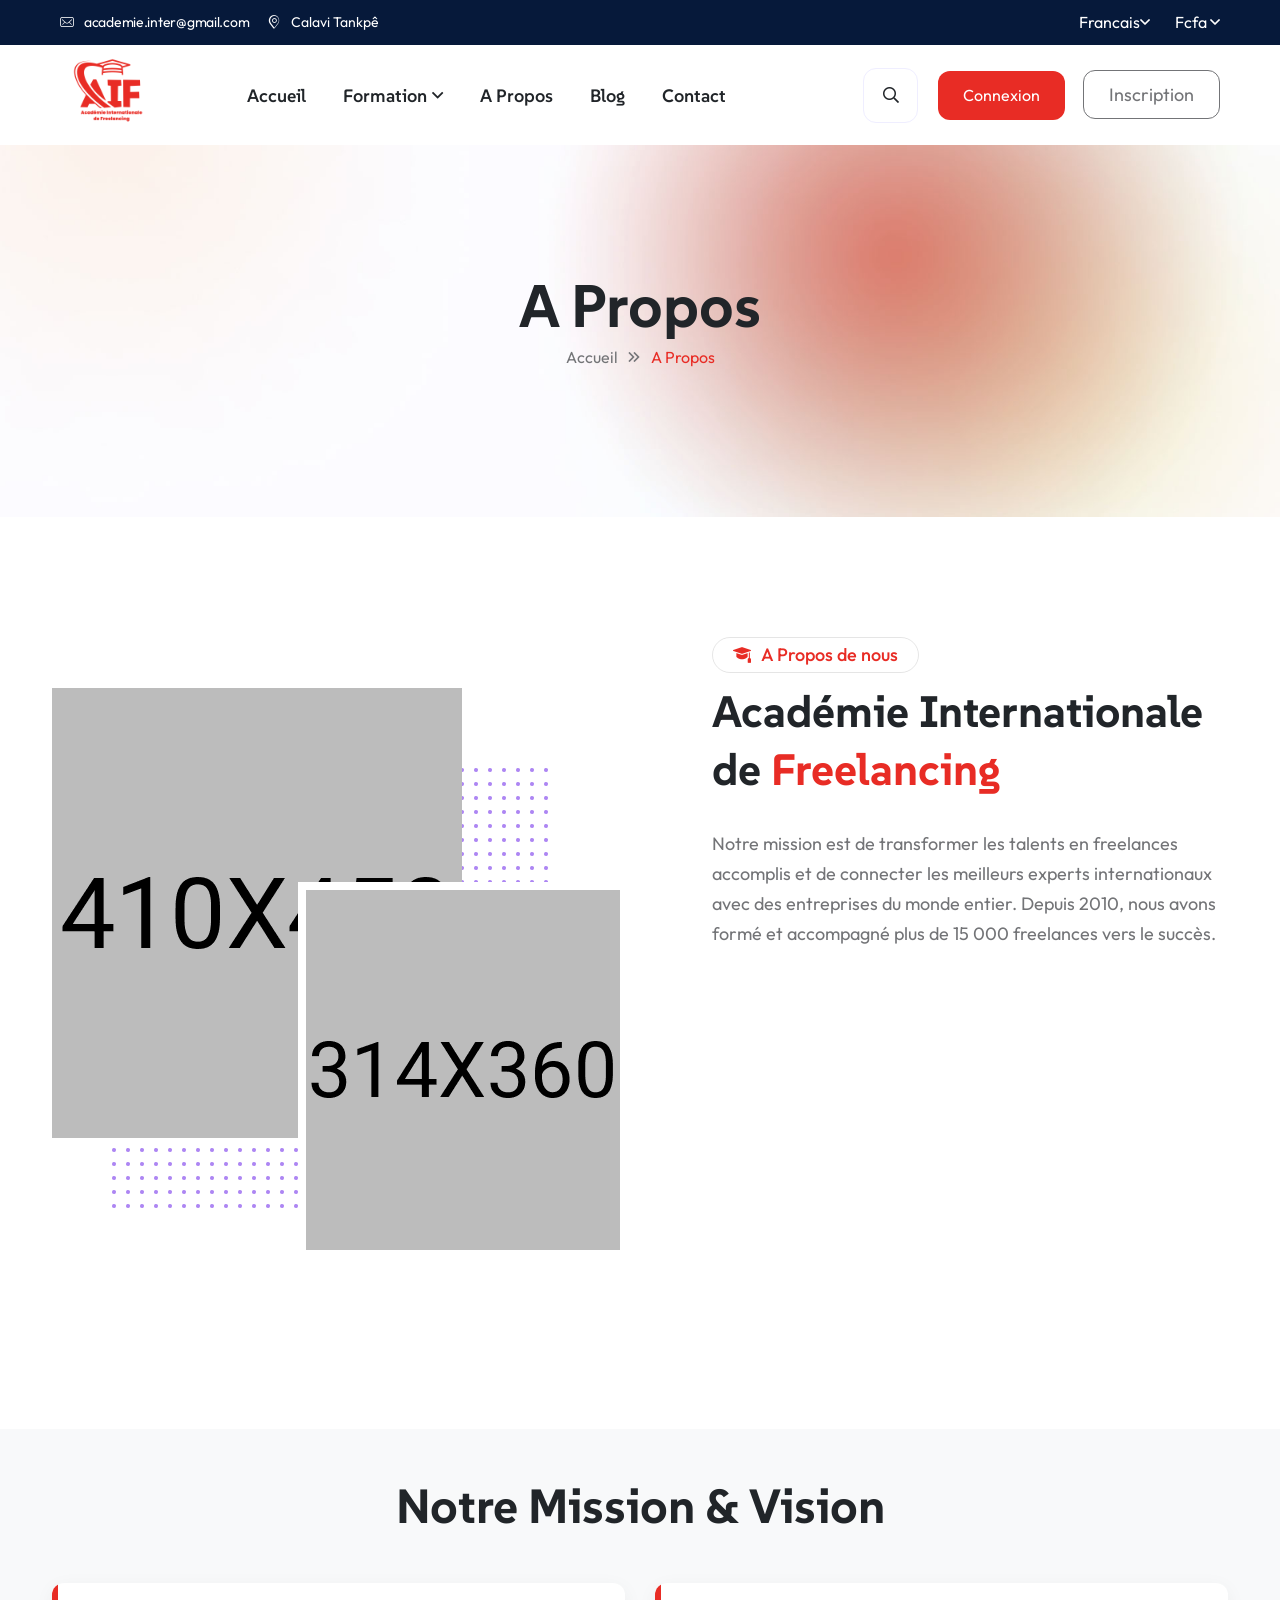
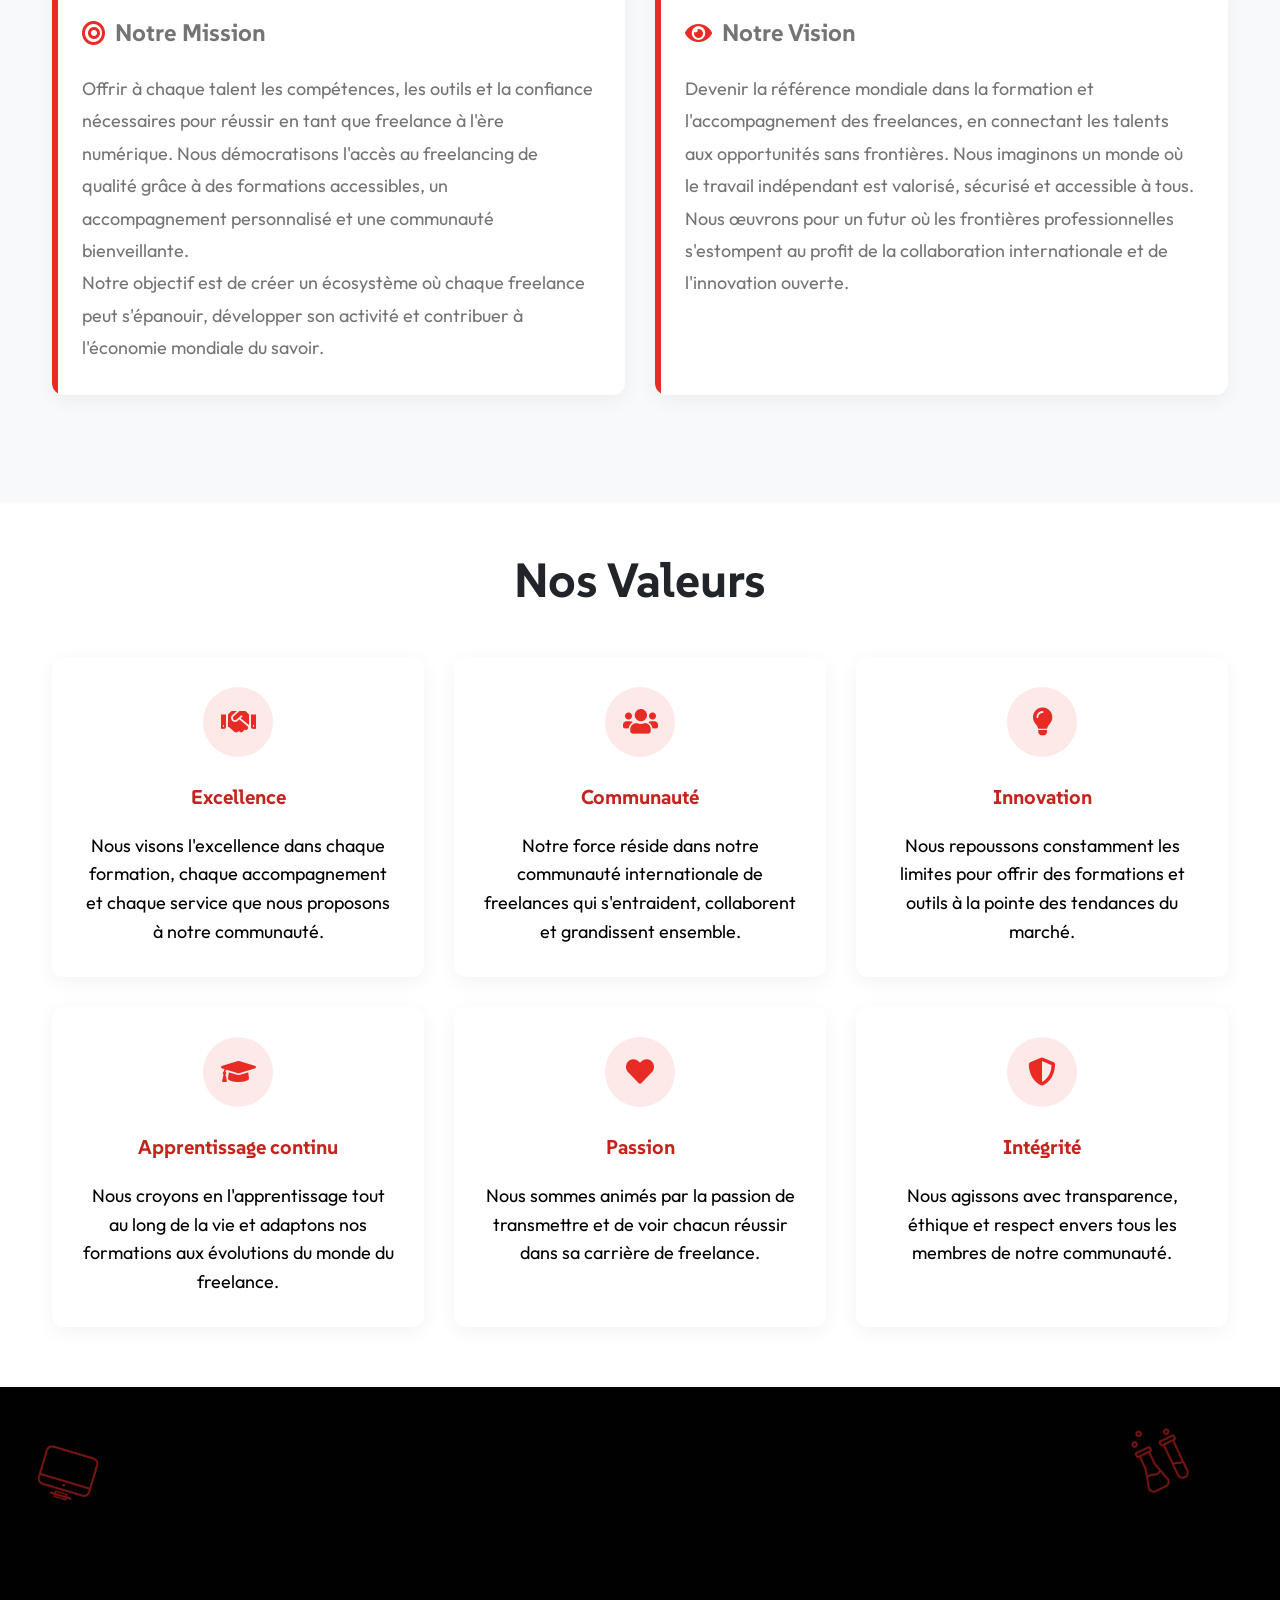
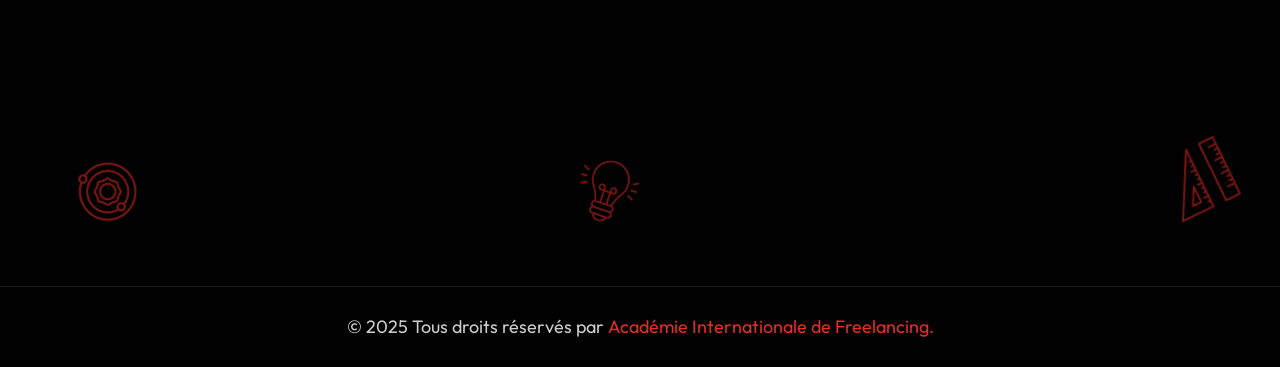
<file: pages/a-propos.html>
<!DOCTYPE html>
<html lang="zxx">
    <head>
        <!--====== Required meta tags ======-->
        <meta charset="utf-8">
        <meta http-equiv="x-ua-compatible" content="ie=edge">
        <meta name="description" content="">
        <meta name="viewport" content="width=device-width, initial-scale=1, shrink-to-fit=no">
        <!--====== Title ======-->
        <title>Shared on THEMELOCK.COM - EduFit - Education & Online Course HTML Template</title>
        <!--====== Favicon Icon ======-->
        <link rel="shortcut icon" href="../assets/images/logo.png" type="image/png">
        <!--====== Google Fonts ======-->
        <link href="https://fonts.googleapis.com/css2?family=Outfit:wght@100..900&family=SUSE:wght@100..800&display=swap" rel="stylesheet">
        <!--====== FlatIcon css ======-->
        <link rel="stylesheet" href="../common/fonts/flaticon/flaticon_edufit.css">
        <!--====== FontAwesome css ======-->
        <link rel="stylesheet" href="../common/fonts/fontawesome/css/all.min.css">
        <!--====== Bootstrap css ======-->
        <link rel="stylesheet" href="../common/css/plugins/bootstrap.min.css">
        <!--====== Slick-popup css ======-->
        <link rel="stylesheet" href="../common/css/plugins/slick.css">
        <!--====== Magnific-popup css ======-->
        <link rel="stylesheet" href="../common/css/plugins/magnific-popup.css">
        <!--====== Animate css ======-->
        <link rel="stylesheet" href="../common/css/plugins/aos.css">
        <!--====== Default css ======-->
        <link rel="stylesheet" href="../common/css/default.css">
        <!--====== Common Style css ======-->
        <link rel="stylesheet" href="../common/css/common_style.css">
        <!--====== Style css ======-->
        <link rel="stylesheet" href="../pages/assets/css/style.css">
    </head>
    <body>
<!--====== Start Preloader ======-->
        <div class="preloader">
            <div class="loader">
                <img src="../assets/images/logo.png" style="width: 150px;" alt="loader">
            </div>
        </div><!--====== End Preloader ======-->
        <!--====== Start Overlay ======-->
        <div class="offcanvas__overlay"></div>
        <!--====== Search From ======-->
		<div class="modal fade search-modal" id="search-modal">
            <div class="modal-dialog modal-dialog-centered">
                <div class="modal-content">
                    <form>
                        <div class="form-group">
                        	<input type="search" class="form_control" placeholder="Search here" name="search">
                        	<label><i class="fa fa-search"></i></label>
                        </div>
                    </form>
                </div>
            </div>
        </div><!--====== Search From ======-->

        <!--===  Header Area  ===-->
        <header class="header-area header-one">
            <!--====  Header Top  ===-->
            <div class="header-top">
                <div class="container-fluid">
                    <div class="row">
                        <div class="col-lg-6">
                            <!--===  Top Bar Left  ===-->
                            <div class="top-left">
                                <span><i class="flaticon-email"></i><a href="mailto:academie.inter@gmail.com">academie.inter@gmail.com</a></span>
                                <span><i class="flaticon-pin-map"></i>Calavi Tankpê</span>
                            </div>
                        </div>
                        <div class="col-lg-6">
                            <!--===  Top Bar Right  ===-->
                            <div class="top-right">
                                <!--===  Dropdown  ===-->
                                <div class="edufit-dropdown language-dropdown">
                                    <a href="javascript:void(0)">Francais<i class="far fa-angle-down"></i></a>
                                    <ul class="dropdown">
                                        <li>
                                            <a href="javascript:void(0)">Anglais</a>
                                        </li>
                                    </ul> 
                                </div>
                                <!--===  Dropdown  ===-->
                                <div class="edufit-dropdown currency-dropdown">
                                    <a href="javascript:void(0)">Fcfa <i class="far fa-angle-down"></i></a>
                                    <ul class="dropdown">
                                        <li>
                                            <a href="javascript:void(0)">EU</a>
                                        </li>
                                        <li>
                                            <a href="javascript:void(0)">Dollars</a>
                                        </li>
                                    </ul> 
                                </div>
                            </div>
                        </div>
                    </div>
                </div>
            </div>
            <!--====  Header Navigation  ===-->
            <div class="header-navigation">
                <div class="container-fluid">
                    <!--====  Header Nav Inner  ===-->
                    <div class="nav-inner-menu">
                        <!--====  Primary Menu  ===-->
                        <div class="primary-menu">
                            <!--====  Site Branding  ===-->
                            <div class="site-branding">
                                <a href="/" class="brand-logo"><img src="../assets/images/logo.png" style="height: 100px;" alt="Brand Logo"></a>
                            </div>
                            <!--=== Edufit Main Menu ===-->
                            <div class="edufit-nav-menu">
                                <!--=== Edufit Menu Top ===-->
                                <div class="edufit-menu-top d-flex justify-content-between d-block d-xl-none">
                                    <div class="site-branding">
                                        <a href="/" class="brand-logo"><img src="../assets/images/logo.png" alt="Brand Logo"></a>
                                    </div>
                                    <div class="navbar-close">
                                        <i class="far fa-times"></i>
                                    </div>
                                </div>
                                <!--=== Main Menu ===-->
                                <nav class="main-menu">
                                    <ul>
                                        <li><a href="/">Accueil</a></li>
                                        <li class="menu-item has-children"><a href="#">Formation</a>
                                            <ul class="sub-menu">
                                                <li><a href="en_construction.html">Standart</a></li>
                                                <li><a href="en_construction.html">Bourse</a></li>
                                            </ul>
                                        </li>
                                        <li><a href="a-propos.html">A Propos</a></li>
                                        <li><a href="en_construction.html">Blog</a></li>
                                        <li class="menu-item"><a href="contact.html">Contact</a></li>
                                    </ul>
                                </nav>
                                <!--=== Edufit Nav Button ===-->
                                <div class="edufit-nav-button d-block d-xl-none mt-40">
                                    <a href="en_construction.html" class="theme-btn style-one">Connexion</a>
                                    <a href="en_construction.html" class="theme-btn style-two">Inscription</a>
                                </div>
                            </div>
                            <!--=== Header Nav Right ===-->
                            <div class="nav-right-item">
                                <div class="search-btn">
                                    <button class="icon" data-bs-toggle="modal" data-bs-target="#search-modal"><i class="far fa-search"></i></button>
                                </div>
                                <div class="nav-button d-none d-xl-block">
                                    <a href="en_construction.html" class="theme-btn style-one">Connexion</a>
                                    <a href="en_construction.html" class="theme-btn style-two">Inscription</a>
                                </div>
                                <div class="navbar-toggler">
                                    <span></span>
                                    <span></span>
                                    <span></span>
                                </div>
                            </div>
                        </div>
                    </div>
                </div>
            </div>
        </header><!--====== End Header Area  ======-->
        <main>

            <!--======  Start Page Hero Section  ======-->
            <section class="ef-page-hero bg_cover" style="background-image: url(../assets/images/hero/hero_bg1.jpg);">
                <div class="container">
                    <div class="row">
                        <div class="col-lg-12">
                            <!--=== Page Content  ===-->
                            <div class="page-content text-center">
                                <h1 class="page-title">A Propos</h1>
                                <ul class="breadcrumb-link">
                                    <li><a href="/">Accueil</a></li>
                                    <li class="active">A Propos</li>
                                </ul>
                            </div>
                        </div>
                    </div>
                </div>
            </section><!--======  End Page Hero Section  ======-->

            <!--======  Start About Section  ======-->
        <section class="ef-about-sec pt-120 pb-120">
            <div class="container">
                <div class="row align-items-center">
                    <div class="col-xl-6">
                        <!--===  Edufit Image Box  ===-->
                        <div class="edufit-image-box style-four">
                            <div class="edufit-img image_one"  data-aos="fade-right" data-aos-delay="10" data-aos-duration="800">
                                <img src="../assets/images/about-img1.jpg" alt="About Image">
                            </div>
                            <div class="edufit-img image_two" data-aos="fade-down" data-aos-delay="10" data-aos-duration="800">
                                <img src="../assets/images/about-img2.jpg" alt="About Image">
                            </div>
                            <div class="shape shape-one"><span><img src="../assets/images/pattern1.png" alt="Pattern"></span></div>
                            <div class="shape shape-two"><span><img src="../assets/images/pattern1.png" alt="Pattern"></span></div>
                        </div>
                    </div>
                    <div class="col-xl-6">
                        <!--===  Edufit Content Box  ===-->
                        <div class="edufit-content-box style-three">
                            <div class="section-title style-two mb-30" data-aos="fade-up" data-aos-delay="10" data-aos-duration="500">
                                <span class="sub-heading"><i class="flaticon-mortarboard-1"></i>A Propos de nous</span>
                                <h2>Académie Internationale de  <span>Freelancing</span></h2>
                            </div>
                            <p data-aos="fade-up" data-aos-delay="15" data-aos-duration="600">Notre mission est de transformer les talents en freelances accomplis et de connecter 
                                les meilleurs experts internationaux avec des entreprises du monde entier. Depuis 2010, nous avons formé et accompagné plus de 15 000 freelances vers le succès.</p>

                            <p data-aos="fade-up" data-aos-delay="15" data-aos-duration="600">Notre approche unique combine formation de haute qualité, mentorat personnalisé et opportunités concrètes de projets pour garantir l'épanouissement 
                                professionnel de nos membres.</p>
                            <div class="row">
                                <div class="col-lg-12">
                                    <!--===  Iconic Box  ===-->
                                    <div class="ef-iconic-box style-two mb-40" data-aos="fade-up" data-aos-delay="20" data-aos-duration="700">
                                        <div class="icon">
                                            <i class="fas fa-user-graduate"></i>
                                        </div>
                                        <div class="content">
                                            <h5>+100</h5>
                                            <p>Freelancers formés</p>
                                        </div>
                                    </div>
                                </div>
                                <div class="col-lg-12">
                                    <!--===  Iconic Box  ===-->
                                    <div class="ef-iconic-box style-two mb-40" data-aos="fade-up" data-aos-delay="25" data-aos-duration="800">
                                        <div class="icon">
                                            <i class="flaticon-learning-support"></i>
                                        </div>
                                        <div class="content">
                                            <h5>+20</h5>
                                            <p>Cours disponibles.</p>
                                        </div>
                                    </div>
                                </div>
                            </div>
                        </div>
                    </div>
                </div>
            </div>
        </section><!--======  End About Section  ======-->

         
        <section class="bg-light py-5">
            <h2 class="section-title text-center mb-5">Notre Mission & Vision</h2>
            <div class="mission-vision container ">
                <div class="mission">
                    <h3><i class="fas fa-bullseye"></i> Notre Mission</h3>
                    <p>Offrir à chaque talent les compétences, les outils et la confiance nécessaires pour réussir en tant que freelance à l'ère numérique. Nous démocratisons l'accès au freelancing de qualité grâce à des formations accessibles, un accompagnement personnalisé et une communauté bienveillante.</p>
                    <p>Notre objectif est de créer un écosystème où chaque freelance peut s'épanouir, développer son activité et contribuer à l'économie mondiale du savoir.</p>
                </div>
                <div class="vision">
                    <h3><i class="fas fa-eye"></i> Notre Vision</h3>
                    <p>Devenir la référence mondiale dans la formation et l'accompagnement des freelances, en connectant les talents aux opportunités sans frontières. Nous imaginons un monde où le travail indépendant est valorisé, sécurisé et accessible à tous.</p>
                    <p>Nous œuvrons pour un futur où les frontières professionnelles s'estompent au profit de la collaboration internationale et de l'innovation ouverte.</p>
                </div>
            </div>
        </section>
        
        
        
        <section class="container mt-5 mb-5">
            <h2 class="section-title text-center mb-5">Nos Valeurs</h2>
            <div class="values">
                <div class="value-card">
                    <div class="value-icon">
                        <i class="fas fa-handshake"></i>
                    </div>
                    <h3 class="value-title">Excellence</h3>
                    <p class="value-description">Nous visons l'excellence dans chaque formation, chaque accompagnement et chaque service que nous proposons à notre communauté.</p>
                </div>
                <div class="value-card">
                    <div class="value-icon">
                        <i class="fas fa-users"></i>
                    </div>
                    <h3 class="value-title">Communauté</h3>
                    <p class="value-description">Notre force réside dans notre communauté internationale de freelances qui s'entraident, collaborent et grandissent ensemble.</p>
                </div>
                <div class="value-card">
                    <div class="value-icon">
                        <i class="fas fa-lightbulb"></i>
                    </div>
                    <h3 class="value-title">Innovation</h3>
                    <p class="value-description">Nous repoussons constamment les limites pour offrir des formations et outils à la pointe des tendances du marché.</p>
                </div>
                <div class="value-card">
                    <div class="value-icon">
                        <i class="fas fa-graduation-cap"></i>
                    </div>
                    <h3 class="value-title">Apprentissage continu</h3>
                    <p class="value-description">Nous croyons en l'apprentissage tout au long de la vie et adaptons nos formations aux évolutions du monde du freelance.</p>
                </div>
                <div class="value-card">
                    <div class="value-icon">
                        <i class="fas fa-heart"></i>
                    </div>
                    <h3 class="value-title">Passion</h3>
                    <p class="value-description">Nous sommes animés par la passion de transmettre et de voir chacun réussir dans sa carrière de freelance.</p>
                </div>
                <div class="value-card">
                    <div class="value-icon">
                        <i class="fas fa-shield-alt"></i>
                    </div>
                    <h3 class="value-title">Intégrité</h3>
                    <p class="value-description">Nous agissons avec transparence, éthique et respect envers tous les membres de notre communauté.</p>
                </div>
            </div>
        </section>
        

        </main>
        <!--====== Start Footer Area  ======-->
        
        <footer class="footer-default">
            <div class="shape shape-one"><span><img src="../common/images/footer/shape/shape1.png" alt="shape"></span></div>
            <div class="shape shape-two"><span><img src="../common/images/footer/shape/shape2.png" alt="shape"></span></div>
            <div class="shape shape-three"><span><img src="../common/images/footer/shape/shape3.png" alt="shape"></span></div>
            <div class="shape shape-four"><span><img src="../common/images/footer/shape/shape4.png" alt="shape"></span></div>
            <div class="shape shape-five"><span><img src="../common/images/footer/shape/shape5.png" alt="shape"></span></div>
            <div class="container">
                <!--===  Footer Widget Area  ===-->
                <div class="footer-widget-area pt-120 pb-75">
                    <div class="row">
                        <div class="col-lg-4 col-md-6">
                            <!--===  Footer Widget  ===-->
                            <div class="footer-widget footer-about-widget mb-40" data-aos="fade-up" data-aos-duration="1000">
                                <div class="footer-content">
                                    <div class="footer-logo" style="margin-bottom: 0;">
                                        <a href="/"><img src="../assets/images/logo.png" alt="Brand Logo" style="width: 100px;"></a>
                                    </div>
                                    <p>A Académie Internationale de Freelancing, notre mission est d'aider les jeunes à trouver leurs épanouissements professionnels</p>
                                    <ul class="social-link">
                                        <li><a href="#"><i class="fab fa-facebook-f"></i></a></li>
                                        <li><a href="#"><i class="fab fa-instagram"></i></a></li>
                                        <li><a href="#"><i class="fab fa-linkedin-in"></i></a></li>
                                        <li><a href="#"><i class="fab fa-skype"></i></a></li>
                                    </ul>
                                </div>
                            </div>
                        </div>
                        <div class="col-lg-5 col-md-6">
                            <div class="row">
                                <div class="col-6">
                                    <!--===  Footer Widget  ===-->
                                    <div class="footer-widget footer-nav-widget mb-40" data-aos="fade-up" data-aos-duration="1200">
                                        <div class="footer-content">
                                            <h4 class="widget-title">Liens Rapides</h4>
                                            <ul class="widget-nav">
                                                <li><a href="#">A Propos</a></li>
                                                <li><a href="#">Bourses</a></li>
                                                <li><a href="#">Evenements</a></li>
                                                <li><a href="#">Blogs</a></li>
                                            </ul>
                                        </div>
                                    </div>
                                </div>
                                <div class="col-6">
                                    <!--===  Footer Widget  ===-->
                                    <div class="footer-widget footer-nav-widget mb-40" data-aos="fade-up" data-aos-duration="1400">
                                        <div class="footer-content">
                                            <h4 class="widget-title">Cours</h4>
                                            <ul class="widget-nav">
                                                <li><a href="en_construction.html">Développement web</a></li>
                                                <li><a href="en_construction.html">Développement Mobile</a></li>
                                                <li><a href="en_construction.html">Design UX/UI - Graphisme</a></li>
                                                <li><a href="en_construction.html">Développement wordpress</a></li>
                                                <li><a href="en_construction.html">Marketing Digital</a></li>
                                            </ul>
                                        </div>
                                    </div>
                                </div>
                            </div>
                        </div>
                        <div class="col-lg-3 col-md-6">
                            <!--=== Footer Widget ===-->
                            <div class="footer-widget footer-newsletter-widget mb-40" data-aos="fade-up" data-aos-duration="1600">
                                <div class="footer-content">
                                    <h4 class="widget-title">Souscription au newsletter</h4>
                                    <p>Souscrivez à notre newsletter pour être informé des nouveautés </p>
                                    <form>
                                        <div class="form-group">
                                            <input type="email" class="form_control" placeholder="Adresse Email" name="email" required>
                                            <label><i class="far fa-envelope"></i></label>
                                            <button class="theme-btn style-one sm-btn">Souscrire <i class="far fa-angle-double-right"></i></button>
                                        </div>
                                    </form>
                                </div>
                            </div>
                        </div>
                    </div>
                </div>
            </div>
            <!--===  Footer Copyright  ===-->
            <div class="footer-copyright">
                <div class="container">
                    <div class="row">
                        <div class="col-lg-12">
                            <!--===  Copyright Text  ===-->
                            <div class="copyright-text text-center">
                                <p>&copy; 2025 Tous droits réservés par <span>Académie Internationale de Freelancing.</span></p>
                            </div>
                        </div>
                    </div>
                </div>
            </div>
        </footer><!--====== End Footer Area  ======-->

        <!--====== Back To Top ======-->
        <div class="back-to-top"><i class="far fa-arrow-up"></i></div>
        <!--====== Back To Top ======-->
        <div class="back-to-top"><i class="far fa-arrow-up"></i></div>
        <!--====== Jquery js ======-->
        <script src="../common/js/plugins/jquery-3.7.1.min.js"></script>
        <!--====== Bootstrap js ======-->
        <script src="../common/js/plugins/popper.min.js"></script>
        <!--====== Bootstrap js ======-->
        <script src="../common/js/plugins/bootstrap.min.js"></script>
        <!--====== Slick js ======-->
        <script src="../common/js/plugins/slick.min.js"></script>
        <!--====== Magnific js ======-->
        <script src="../common/js/plugins/jquery.magnific-popup.min.js"></script>
        <!--====== Aos js ======-->
        <script src="../common/js/plugins/aos.js"></script>
        <!--====== Main js ======-->
        <script src="../common/js/common_script.js"></script>
        <!--====== Main js ======-->
        <script src="assets/js/theme.js"></script>
    </body>
</html>
</file>
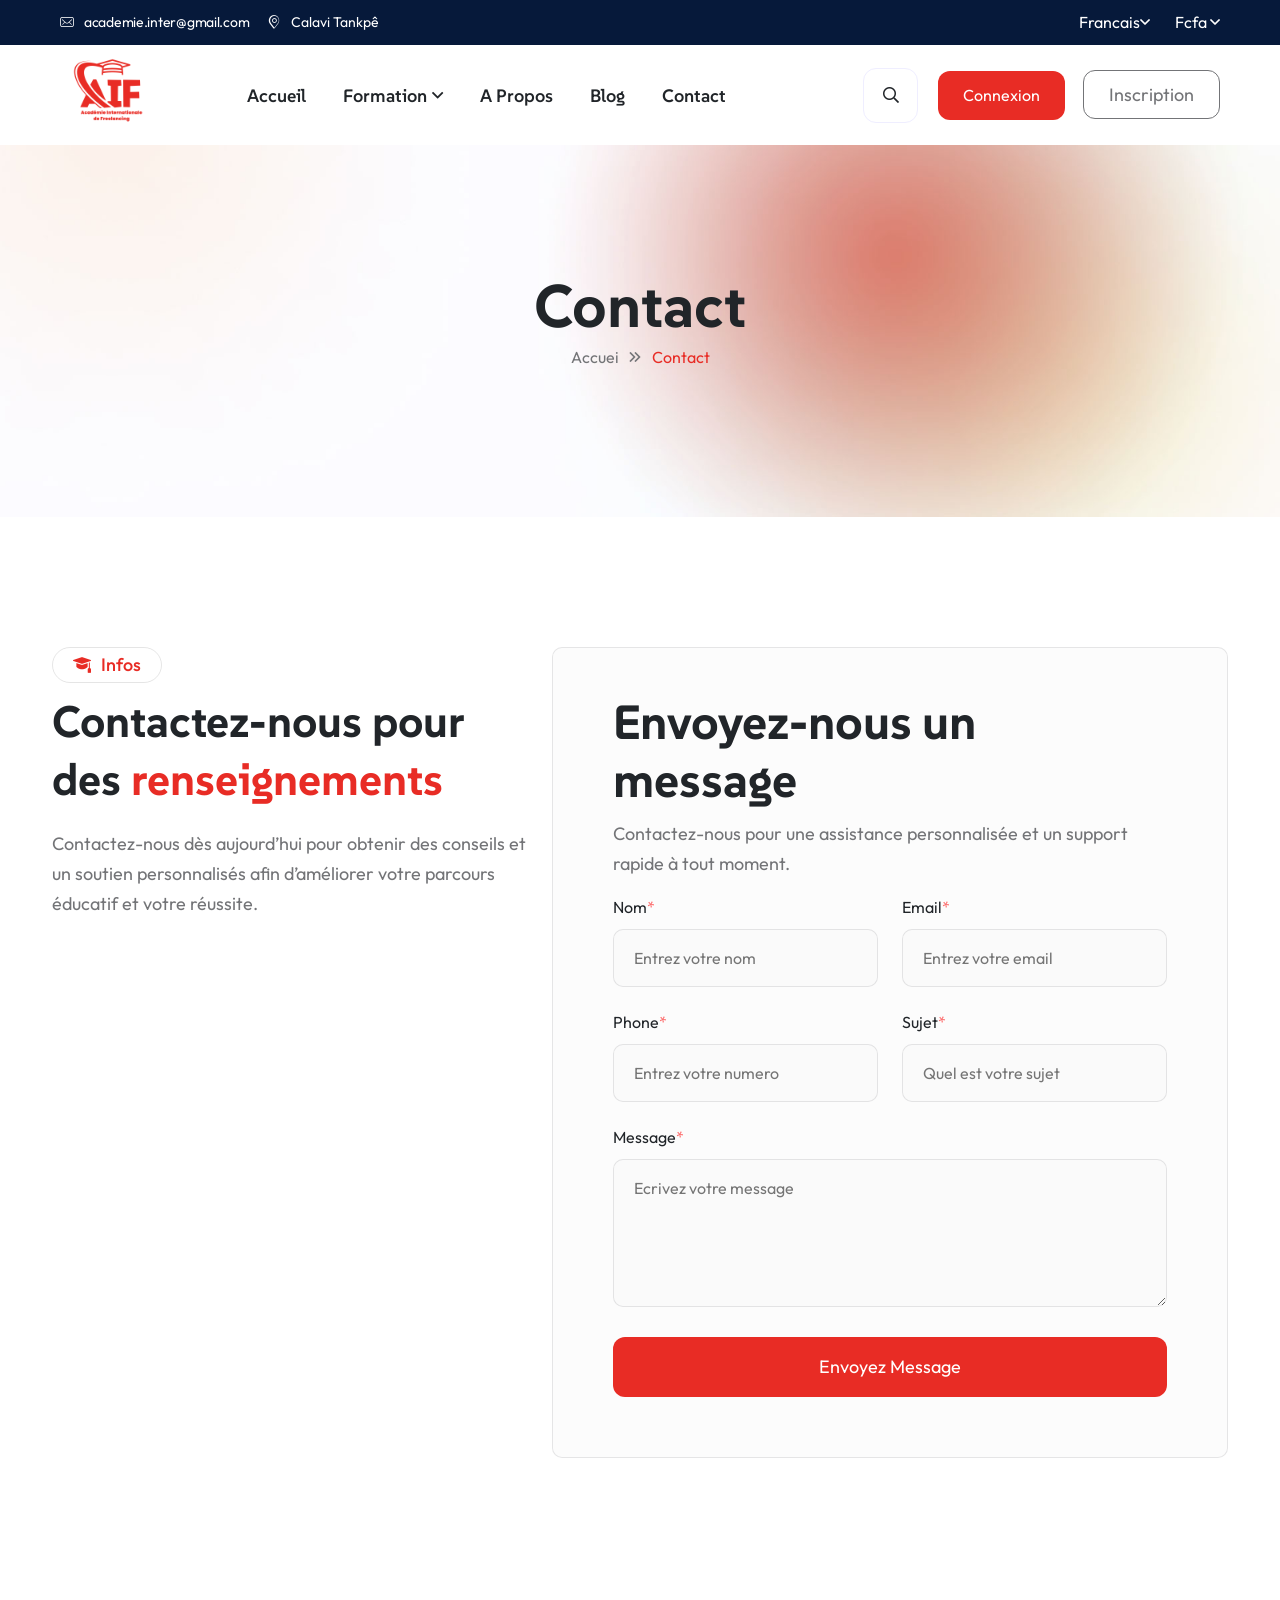
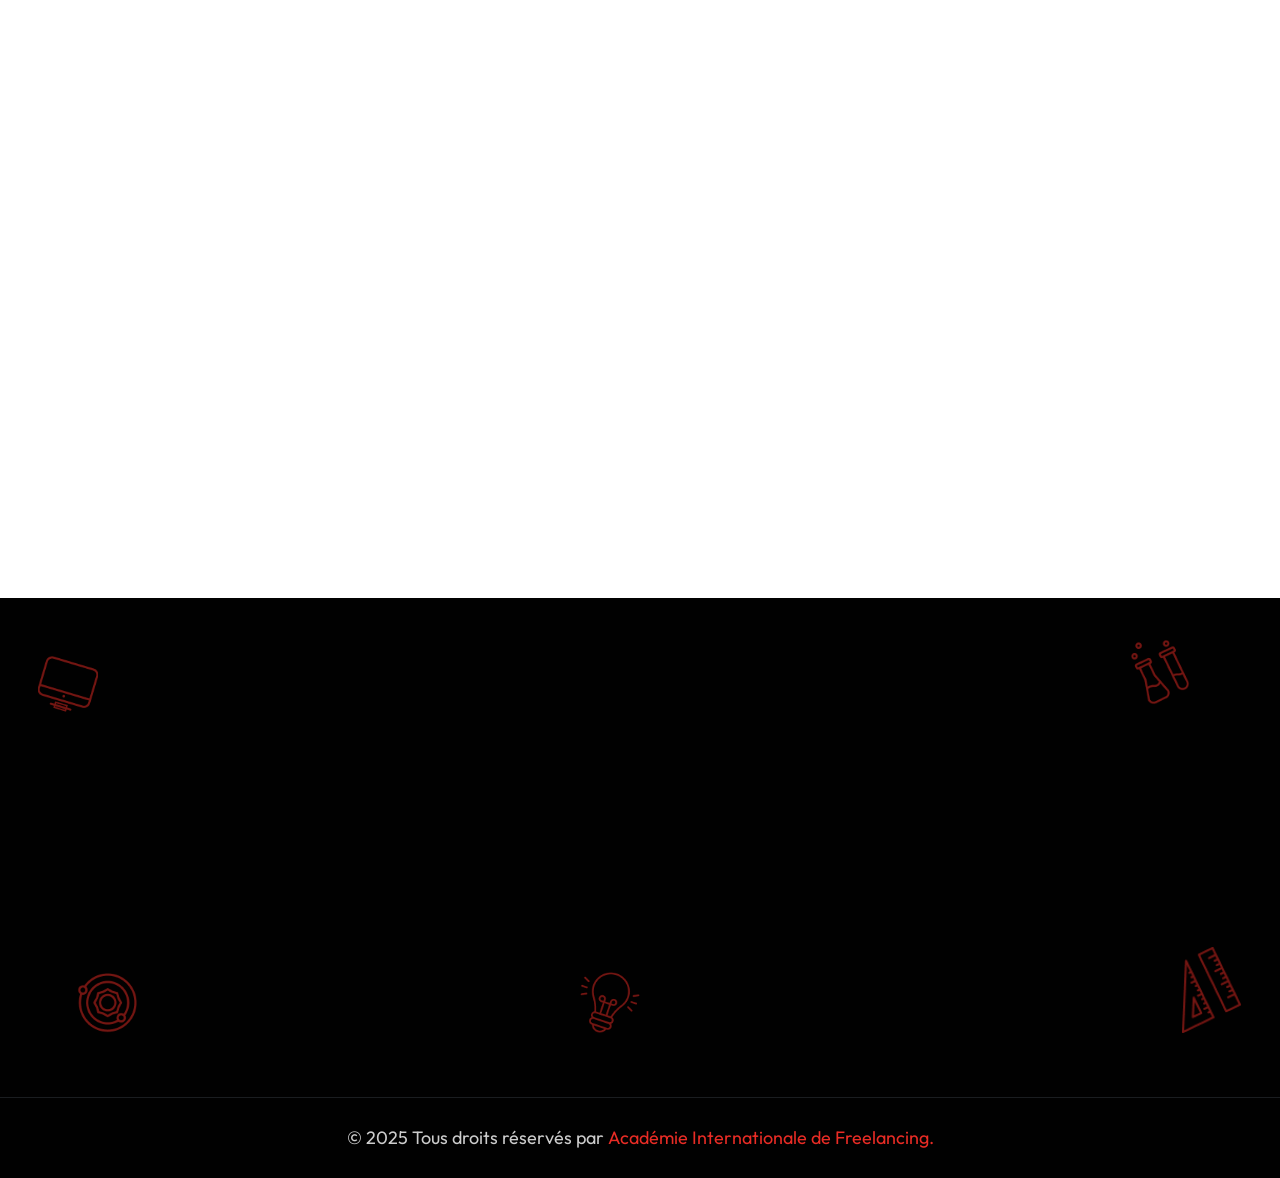
<file: pages/contact.html>
<!DOCTYPE html>
<html lang="zxx">
    <head>
        <!--====== Required meta tags ======-->
        <meta charset="utf-8">
        <meta http-equiv="x-ua-compatible" content="ie=edge">
        <meta name="description" content="">
        <meta name="viewport" content="width=device-width, initial-scale=1, shrink-to-fit=no">
        <!--====== Title ======-->
        <title>Shared on THEMELOCK.COM - EduFit - Education & Online Course HTML Template</title>
        <!--====== Favicon Icon ======-->
        <link rel="shortcut icon" href="../common/images/favicon.png" type="image/png">
        <!--====== Google Fonts ======-->
        <link href="https://fonts.googleapis.com/css2?family=Outfit:wght@100..900&family=SUSE:wght@100..800&display=swap" rel="stylesheet">
        <!--====== FlatIcon css ======-->
        <link rel="stylesheet" href="../common/fonts/flaticon/flaticon_edufit.css">
        <!--====== FontAwesome css ======-->
        <link rel="stylesheet" href="../common/fonts/fontawesome/css/all.min.css">
        <!--====== Bootstrap css ======-->
        <link rel="stylesheet" href="../common/css/plugins/bootstrap.min.css">
        <!--====== Slick-popup css ======-->
        <link rel="stylesheet" href="../common/css/plugins/slick.css">
        <!--====== Magnific-popup css ======-->
        <link rel="stylesheet" href="../common/css/plugins/magnific-popup.css">
        <!--====== Animate css ======-->
        <link rel="stylesheet" href="../common/css/plugins/aos.css">
        <!--====== Default css ======-->
        <link rel="stylesheet" href="../common/css/default.css">
        <!--====== Common Style css ======-->
        <link rel="stylesheet" href="../common/css/common_style.css">
        <!--====== Style css ======-->
        <link rel="stylesheet" href="../pages/assets/css/style.css">
    </head>
    <body>
<!--====== Start Preloader ======-->
        <div class="preloader">
            <div class="loader">
                <img src="../assets/images/logo.png" style="width: 150px;" alt="loader">
            </div>
        </div><!--====== End Preloader ======-->
        <!--====== Start Overlay ======-->
        <div class="offcanvas__overlay"></div>
        <!--====== Search From ======-->
		<div class="modal fade search-modal" id="search-modal">
            <div class="modal-dialog modal-dialog-centered">
                <div class="modal-content">
                    <form>
                        <div class="form-group">
                        	<input type="search" class="form_control" placeholder="Search here" name="search">
                        	<label><i class="fa fa-search"></i></label>
                        </div>
                    </form>
                </div>
            </div>
        </div><!--====== Search From ======-->

        <!--===  Header Area  ===-->
        <header class="header-area header-one">
            <!--====  Header Top  ===-->
            <div class="header-top">
                <div class="container-fluid">
                    <div class="row">
                        <div class="col-lg-6">
                            <!--===  Top Bar Left  ===-->
                            <div class="top-left">
                                <span><i class="flaticon-email"></i><a href="mailto:academie.inter@gmail.com">academie.inter@gmail.com</a></span>
                                <span><i class="flaticon-pin-map"></i>Calavi Tankpê</span>
                            </div>
                        </div>
                        <div class="col-lg-6">
                            <!--===  Top Bar Right  ===-->
                            <div class="top-right">
                                <!--===  Dropdown  ===-->
                                <div class="edufit-dropdown language-dropdown">
                                    <a href="javascript:void(0)">Francais<i class="far fa-angle-down"></i></a>
                                    <ul class="dropdown">
                                        <li>
                                            <a href="javascript:void(0)">Anglais</a>
                                        </li>
                                    </ul> 
                                </div>
                                <!--===  Dropdown  ===-->
                                <div class="edufit-dropdown currency-dropdown">
                                    <a href="javascript:void(0)">Fcfa <i class="far fa-angle-down"></i></a>
                                    <ul class="dropdown">
                                        <li>
                                            <a href="javascript:void(0)">EU</a>
                                        </li>
                                        <li>
                                            <a href="javascript:void(0)">Dollars</a>
                                        </li>
                                    </ul> 
                                </div>
                            </div>
                        </div>
                    </div>
                </div>
            </div>
            <!--====  Header Navigation  ===-->
            <div class="header-navigation">
                <div class="container-fluid">
                    <!--====  Header Nav Inner  ===-->
                    <div class="nav-inner-menu">
                        <!--====  Primary Menu  ===-->
                        <div class="primary-menu">
                            <!--====  Site Branding  ===-->
                            <div class="site-branding">
                                <a href="/" class="brand-logo"><img src="../assets/images/logo.png" style="height: 100px;" alt="Brand Logo"></a>
                            </div>
                            <!--=== Edufit Main Menu ===-->
                            <div class="edufit-nav-menu">
                                <!--=== Edufit Menu Top ===-->
                                <div class="edufit-menu-top d-flex justify-content-between d-block d-xl-none">
                                    <div class="site-branding">
                                        <a href="/" class="brand-logo"><img src="../assets/images/logo.png" alt="Brand Logo"></a>
                                    </div>
                                    <div class="navbar-close">
                                        <i class="far fa-times"></i>
                                    </div>
                                </div>
                                <!--=== Main Menu ===-->
                                <nav class="main-menu">
                                    <ul>
                                        <li><a href="/">Accueil</a></li>
                                        <li class="menu-item has-children"><a href="#">Formation</a>
                                            <ul class="sub-menu">
                                                <li><a href="en_construction.html">Standart</a></li>
                                                <li><a href="en_construction.html">Bourse</a></li>
                                            </ul>
                                        </li>
                                        <li><a href="en_construction.html">A Propos</a></li>
                                        <li><a href="en_construction.html">Blog</a></li>
                                        <li class="menu-item"><a href="contact.html">Contact</a></li>
                                    </ul>
                                </nav>
                                <!--=== Edufit Nav Button ===-->
                                <div class="edufit-nav-button d-block d-xl-none mt-40">
                                    <a href="en_construction.html" class="theme-btn style-one">Connexion</a>
                                    <a href="en_construction.html" class="theme-btn style-two">Inscription</a>
                                </div>
                            </div>
                            <!--=== Header Nav Right ===-->
                            <div class="nav-right-item">
                                <div class="search-btn">
                                    <button class="icon" data-bs-toggle="modal" data-bs-target="#search-modal"><i class="far fa-search"></i></button>
                                </div>
                                <div class="nav-button d-none d-xl-block">
                                    <a href="en_construction.html" class="theme-btn style-one">Connexion</a>
                                    <a href="en_construction.html" class="theme-btn style-two">Inscription</a>
                                </div>
                                <div class="navbar-toggler">
                                    <span></span>
                                    <span></span>
                                    <span></span>
                                </div>
                            </div>
                        </div>
                    </div>
                </div>
            </div>
        </header><!--====== End Header Area  ======-->
        <main>
            <!--======  Start Page Hero Section  ======-->
            <section class="ef-page-hero bg_cover" style="background-image: url(../assets/images/hero/hero_bg1.jpg);">
                <div class="container">
                    <div class="row">
                        <div class="col-lg-12">
                            <!--=== Page Content  ===-->
                            <div class="page-content text-center">
                                <h1 class="page-title">Contact</h1>
                                <ul class="breadcrumb-link">
                                    <li><a href="/">Accuei</a></li>
                                    <li class="active">Contact</li>
                                </ul>
                            </div>
                        </div>
                    </div>
                </div>
            </section><!--======  End Page Hero Section  ======-->
            <!--======  Start Contact Section  ======-->
            <section class="contact-section pt-130 pb-80">
                <div class="container">
                    <div class="row">
                        <div class="col-xl-5">
                            <!--=== Edufit Content Box ===-->
                            <div class="edufit-content-box mb-20">
                                <!--=== Section Title ===-->
                                <div class="section-title style-two mb-20" data-aos="fade-up"  dta-aos-delay="10"  data-aos-duration="800">
                                    <span class="sub-heading"><i class="flaticon-mortarboard-1"></i>Infos</span>
                                    <h2>Contactez-nous pour des 
                                         <span>renseignements</span> </h2>
                                </div>
                                <p data-aos="fade-up"  dta-aos-delay="15"  data-aos-duration="900">Contactez-nous dès aujourd’hui pour obtenir des conseils et un soutien personnalisés afin d’améliorer votre parcours éducatif et votre réussite.</p>
                                <div class="row">
                                    <div class="col-xl-12 col-lg-4">
                                        <!--=== Iconic Info Box ===-->
                                        <div class="ef-iconic-info-box style-two mb-30" data-aos="fade-up"  dta-aos-delay="20"  data-aos-duration="1000">
                                            <div class="icon-box">
                                                <div class="icon">
                                                    <i class="flaticon-pin-map"></i>
                                                </div>
                                            </div>
                                            <div class="content">
                                                <h4>Adresse du bureau</h4>
                                                <p>Calavi allegleta</p>
                                                <p>Von carrefour des fruits</p>
                                            </div>
                                        </div>
                                    </div>
                                    <div class="col-xl-12 col-lg-4">
                                        <!--=== Iconic Info Box ===-->
                                        <div class="ef-iconic-info-box style-two mb-30" data-aos="fade-up"  dta-aos-delay="25"  data-aos-duration="1200">
                                            <div class="icon-box">
                                                <div class="icon">
                                                    <i class="flaticon-email"></i>
                                                </div>
                                            </div>
                                            <div class="content">
                                                <h4>Email Address</h4>
                                                <p><a href="mailto:Support@edufit.com">academie.inter@gmail.com</a></p>
                                            </div>
                                        </div>
                                    </div>
                                    <div class="col-xl-12 col-lg-4">
                                        <!--=== Iconic Info Box ===-->
                                        <div class="ef-iconic-info-box style-two mb-30" data-aos="fade-up"  dta-aos-delay="30"  data-aos-duration="1400">
                                            <div class="icon-box">
                                                <div class="icon">
                                                    <i class="flaticon-phone-call"></i>
                                                </div>
                                            </div>
                                            <div class="content">
                                                <h4>Contact</h4>
                                                <p><a href="tel:+911-800-222-1222">+229 0194975451</a></p>
                                            </div>
                                        </div>
                                    </div>
                                </div>
                            </div>
                        </div>
                        <div class="col-xl-7">
                            <!--=== Contact Wrapper ===-->
                            <div class="contact-wrapper mb-60" data-aos="fade-up" data-aos-duration="1200">
                                <h2>Envoyez-nous un message</h2>
                                <p>Contactez-nous pour une assistance personnalisée et un support rapide à tout moment.</p>
                                <form class="contact-form">
                                    <div class="row">
                                        <div class="col-lg-6">
                                            <div class="form-group">
                                                <label for="name">Nom<span>*</span></label>
                                                <input type="text" class="form_control" placeholder="Entrez votre nom" name="name" required>
                                            </div>
                                        </div>
                                        <div class="col-lg-6">
                                            <div class="form-group">
                                                <label for="name">Email<span>*</span></label>
                                                <input type="email" class="form_control" placeholder="Entrez votre email" name="email" required>
                                            </div>
                                        </div>
                                        <div class="col-lg-6">
                                            <div class="form-group">
                                                <label for="name">Phone<span>*</span></label>
                                                <input type="text" class="form_control" placeholder="Entrez votre numero" name="phone" required>
                                            </div>
                                        </div>
                                        <div class="col-lg-6">
                                            <div class="form-group">
                                                <label for="name">Sujet<span>*</span></label>
                                                <input type="text" class="form_control" placeholder="Quel est votre sujet" name="subject" required>
                                            </div>
                                        </div>
                                        <div class="col-lg-12">
                                            <div class="form-group">
                                                <label for="name">Message<span>*</span></label>
                                                <textarea rows="4" class="form_control" placeholder="Ecrivez votre message" name="message" id=""></textarea>
                                            </div>
                                        </div>
                                        <div class="col-lg-12">
                                            <div class="form-group">
                                                <button class="theme-btn style-one">Envoyez Message</button>
                                            </div>
                                        </div>
                                    </div>
                                </form>
                            </div>
                        </div>
                    </div>
                </div>
            </section><!--======  End Contact Section  ======-->
            <!--====== Start Map Section ======-->
            <section class="ef-map-sec">
                <div class="contact-map-box" data-aos="fade-up"  dta-aos-delay="10"  data-aos-duration="800">
                    <iframe src="https://www.google.com/maps/embed?pb=!1m18!1m12!1m3!1d3964.832704651574!2d2.3248047!3d6.4155368!2m3!1f0!2f0!3f0!3m2!1i1024!2i768!4f13.1!3m3!1m2!1s0x1024a90005da6c85%3A0xd64be991577180e2!2sDiha&#39;s!5e0!3m2!1sfr!2sbj!4v1756808076044!5m2!1sfr!2sbj" height="600" style="border:0;" allowfullscreen="" loading="lazy" referrerpolicy="no-referrer-when-downgrade"></iframe>
                </div>
            </section><!--====== End Map Section ======-->
        </main>
        <!--====== Start Footer Area  ======-->
        
              <footer class="footer-default">
            <div class="shape shape-one"><span><img src="../common/images/footer/shape/shape1.png" alt="shape"></span></div>
            <div class="shape shape-two"><span><img src="../common/images/footer/shape/shape2.png" alt="shape"></span></div>
            <div class="shape shape-three"><span><img src="../common/images/footer/shape/shape3.png" alt="shape"></span></div>
            <div class="shape shape-four"><span><img src="../common/images/footer/shape/shape4.png" alt="shape"></span></div>
            <div class="shape shape-five"><span><img src="../common/images/footer/shape/shape5.png" alt="shape"></span></div>
            <div class="container">
                <!--===  Footer Widget Area  ===-->
                <div class="footer-widget-area pt-120 pb-75">
                    <div class="row">
                        <div class="col-lg-4 col-md-6">
                            <!--===  Footer Widget  ===-->
                            <div class="footer-widget footer-about-widget mb-40" data-aos="fade-up" data-aos-duration="1000">
                                <div class="footer-content">
                                    <div class="footer-logo" style="margin-bottom: 0;">
                                        <a href="/"><img src="../assets/images/logo.png" alt="Brand Logo" style="width: 100px;"></a>
                                    </div>
                                    <p>A Académie Internationale de Freelancing, notre mission est d'aider les jeunes à trouver leurs épanouissements professionnels</p>
                                    <ul class="social-link">
                                        <li><a href="#"><i class="fab fa-facebook-f"></i></a></li>
                                        <li><a href="#"><i class="fab fa-instagram"></i></a></li>
                                        <li><a href="#"><i class="fab fa-linkedin-in"></i></a></li>
                                        <li><a href="#"><i class="fab fa-skype"></i></a></li>
                                    </ul>
                                </div>
                            </div>
                        </div>
                        <div class="col-lg-5 col-md-6">
                            <div class="row">
                                <div class="col-6">
                                    <!--===  Footer Widget  ===-->
                                    <div class="footer-widget footer-nav-widget mb-40" data-aos="fade-up" data-aos-duration="1200">
                                        <div class="footer-content">
                                            <h4 class="widget-title">Liens Rapides</h4>
                                            <ul class="widget-nav">
                                                <li><a href="#">A Propos</a></li>
                                                <li><a href="#">Bourses</a></li>
                                                <li><a href="#">Evenements</a></li>
                                                <li><a href="#">Blogs</a></li>
                                            </ul>
                                        </div>
                                    </div>
                                </div>
                                <div class="col-6">
                                    <!--===  Footer Widget  ===-->
                                    <div class="footer-widget footer-nav-widget mb-40" data-aos="fade-up" data-aos-duration="1400">
                                        <div class="footer-content">
                                            <h4 class="widget-title">Cours</h4>
                                            <ul class="widget-nav">
                                                <li><a href="en_construction.html">Développement web</a></li>
                                                <li><a href="en_construction.html">Développement Mobile</a></li>
                                                <li><a href="en_construction.html">Design UX/UI - Graphisme</a></li>
                                                <li><a href="en_construction.html">Développement wordpress</a></li>
                                                <li><a href="en_construction.html">Marketing Digital</a></li>
                                            </ul>
                                        </div>
                                    </div>
                                </div>
                            </div>
                        </div>
                        <div class="col-lg-3 col-md-6">
                            <!--=== Footer Widget ===-->
                            <div class="footer-widget footer-newsletter-widget mb-40" data-aos="fade-up" data-aos-duration="1600">
                                <div class="footer-content">
                                    <h4 class="widget-title">Souscription au newsletter</h4>
                                    <p>Souscrivez à notre newsletter pour être informé des nouveautés </p>
                                    <form>
                                        <div class="form-group">
                                            <input type="email" class="form_control" placeholder="Adresse Email" name="email" required>
                                            <label><i class="far fa-envelope"></i></label>
                                            <button class="theme-btn style-one sm-btn">Souscrire <i class="far fa-angle-double-right"></i></button>
                                        </div>
                                    </form>
                                </div>
                            </div>
                        </div>
                    </div>
                </div>
            </div>
            <!--===  Footer Copyright  ===-->
            <div class="footer-copyright">
                <div class="container">
                    <div class="row">
                        <div class="col-lg-12">
                            <!--===  Copyright Text  ===-->
                            <div class="copyright-text text-center">
                                <p>&copy; 2025 Tous droits réservés par <span>Académie Internationale de Freelancing.</span></p>
                            </div>
                        </div>
                    </div>
                </div>
            </div>
        </footer><!--====== End Footer Area  ======-->

        <!--====== Back To Top ======-->
        <div class="back-to-top"><i class="far fa-arrow-up"></i></div>
        <!--====== Back To Top ======-->
        <div class="back-to-top"><i class="far fa-arrow-up"></i></div>
        <!--====== Jquery js ======-->
        <script src="../common/js/plugins/jquery-3.7.1.min.js"></script>
        <!--====== Bootstrap js ======-->
        <script src="../common/js/plugins/popper.min.js"></script>
        <!--====== Bootstrap js ======-->
        <script src="../common/js/plugins/bootstrap.min.js"></script>
        <!--====== Slick js ======-->
        <script src="../common/js/plugins/slick.min.js"></script>
        <!--====== Magnific js ======-->
        <script src="../common/js/plugins/jquery.magnific-popup.min.js"></script>
        <!--====== Aos js ======-->
        <script src="../common/js/plugins/aos.js"></script>
        <!--====== Main js ======-->
        <script src="../common/js/common_script.js"></script>
        <!--====== Main js ======-->
        <script src="assets/js/theme.js"></script>
    </body>
</html>
</file>
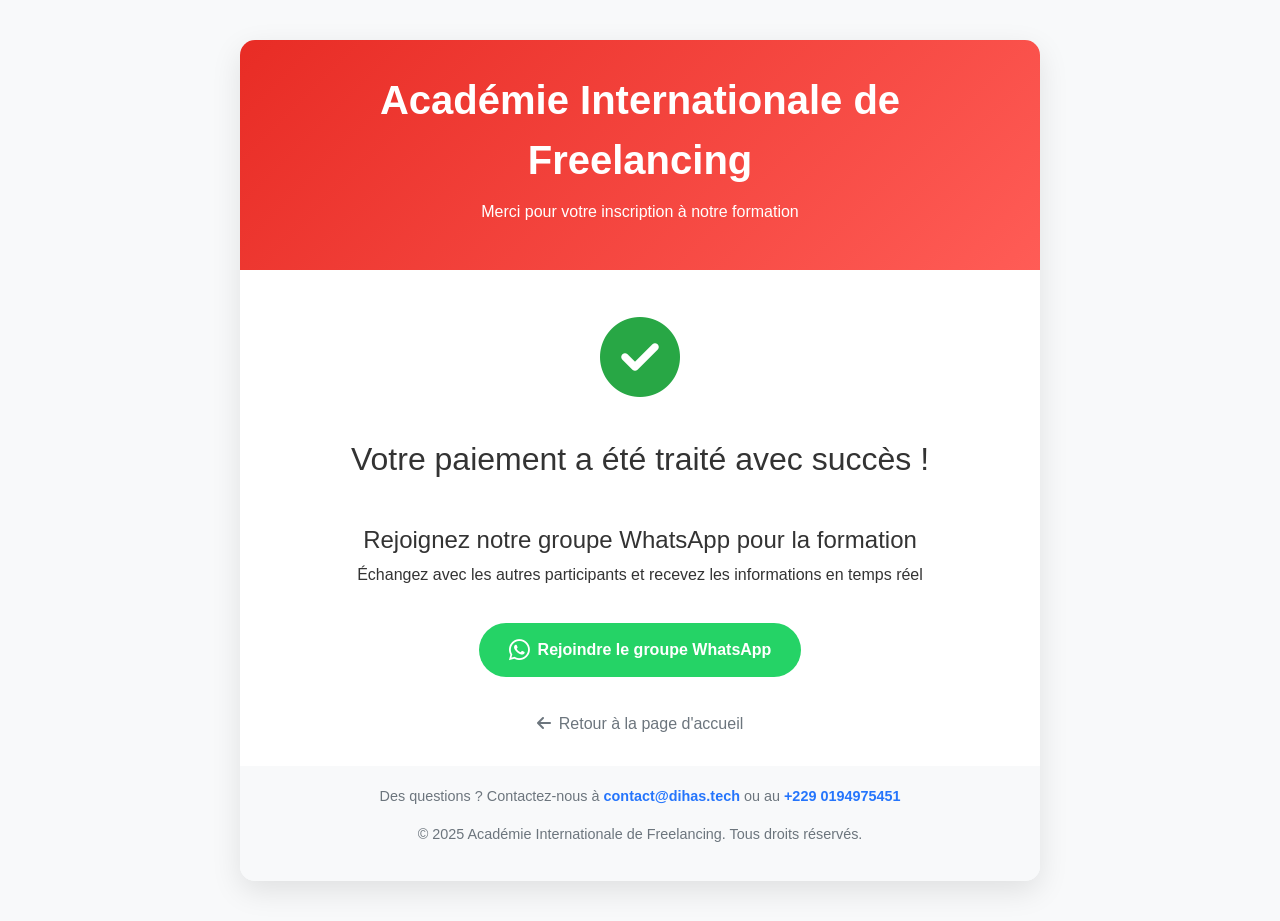
<file: pages/success-paiement.html>
<!DOCTYPE html>
<html lang="fr">
<head>
    <meta charset="UTF-8">
    <meta name="viewport" content="width=device-width, initial-scale=1.0">
    <title>Paiement Confirmé - Formation Diha's</title>
    <link href="https://cdn.jsdelivr.net/npm/bootstrap@5.3.0/dist/css/bootstrap.min.css" rel="stylesheet">
    <link rel="stylesheet" href="https://cdnjs.cloudflare.com/ajax/libs/font-awesome/6.4.0/css/all.min.css">
    <style>
        body {
            background-color: #f8f9fa;
            font-family: 'Segoe UI', Tahoma, Geneva, Verdana, sans-serif;
            color: #333;
        }
        .receipt-container {
            max-width: 800px;
            margin: 40px auto;
            background: white;
            border-radius: 15px;
            box-shadow: 0 10px 30px rgba(0, 0, 0, 0.1);
            overflow: hidden;
        }

        .header {
            background: linear-gradient(135deg, #e82c25 0%, #ff5c56 100%);
            color: white;
            padding: 30px;
            text-align: center;
        }
        .logo {
            font-size: 2.5rem;
            font-weight: 700;
            margin-bottom: 10px;
        }
        .receipt-body {
            padding: 30px;
        }
        .success-icon {
            font-size: 5rem;
            color: #28a745;
            margin-bottom: 20px;
        }
        .receipt-details {
            background-color: #f8f9fa;
            border-radius: 10px;
            padding: 20px;
            margin: 25px 0;
        }
        .detail-item {
            display: flex;
            justify-content: space-between;
            padding: 10px 0;
            border-bottom: 1px solid #eee;
        }
        .detail-item:last-child {
            border-bottom: none;
        }
        .whatsapp-btn {
            background-color: #25D366;
            color: white;
            padding: 15px 30px;
            border-radius: 50px;
            font-weight: 600;
            display: inline-flex;
            align-items: center;
            justify-content: center;
            text-decoration: none;
            transition: all 0.3s ease;
            margin: 20px 0;
        }
        .whatsapp-btn:hover {
            background-color: #128C7E;
            transform: translateY(-3px);
            box-shadow: 0 5px 15px rgba(0, 0, 0, 0.1);
            color: white;
        }
        .home-btn {
            color: #6c757d;
            text-decoration: none;
            display: inline-block;
            margin-top: 15px;
            transition: all 0.3s ease;
        }
        .home-btn:hover {
            color: #2575fc;
        }
        .footer {
            text-align: center;
            padding: 20px;
            background-color: #f8f9fa;
            color: #6c757d;
            font-size: 0.9rem;
        }
        .highlight {
            color: #2575fc;
            font-weight: 600;
        }
    </style>
</head>
<body>
    <div class="container">
        <div class="receipt-container">
            <div class="header">
                <div class="logo">Académie Internationale de Freelancing</div>
                <p>Merci pour votre inscription à notre formation</p>
            </div>
            
            <div class="receipt-body text-center">
                <div class="success-icon">
                    <i class="fas fa-check-circle"></i>
                </div>
                
                <h2 class="mb-4">Votre paiement a été traité avec succès !</h2>
                
                <h4 class="mt-5">Rejoignez notre groupe WhatsApp pour la formation</h4>
                <p>Échangez avec les autres participants et recevez les informations en temps réel</p>
                
                <a href="https://chat.whatsapp.com/JTypL9sKJBu8uWn4n8MVNM?mode=ems_copy_t" class="whatsapp-btn">
                    <i class="fab fa-whatsapp me-2" style="font-size: 1.5rem;"></i>
                    Rejoindre le groupe WhatsApp
                </a>
                
                <div>
                    <a href="/" class="home-btn">
                        <i class="fas fa-arrow-left me-2"></i>Retour à la page d'accueil
                    </a>
                </div>
            </div>
            
            <div class="footer">
                <p>Des questions ? Contactez-nous à <span class="highlight">contact@dihas.tech</span> ou au <span class="highlight">+229 0194975451</span></p>
                <p>© 2025 Académie Internationale de Freelancing. Tous droits réservés.</p>
            </div>
        </div>
    </div>

    <script src="https://cdn.jsdelivr.net/npm/bootstrap@5.3.0/dist/js/bootstrap.bundle.min.js"></script>
</body>
</html>
</file>
<file: common/fonts/flaticon/flaticon_edufit.css>
/*!
*    ______ _       _   _
*    |  ____| |     | | (_)
*    | |__  | | __ _| |_ _  ___ ___  _ __
*    |  __| | |/ _` | __| |/ __/ _ \| '_ \
*    | |    | | (_| | |_| | (_| (_) | | | |
*    |_|    |_|\__,_|\__|_|\___\___/|_| |_|
*
*         https://www.flaticon.com
*/

@font-face {
    font-family: "flaticon_edufit";
    src: url("./flaticon_edufit.woff2?9602827378055e2653d66ce63120ea56") format("woff2"),
url("./flaticon_edufit.woff?9602827378055e2653d66ce63120ea56") format("woff"),
url("./flaticon_edufit.eot?9602827378055e2653d66ce63120ea56#iefix") format("embedded-opentype"),
url("./flaticon_edufit.ttf?9602827378055e2653d66ce63120ea56") format("truetype"),
url("./flaticon_edufit.svg?9602827378055e2653d66ce63120ea56#flaticon_edufit") format("svg")
}

i[class^="flaticon-"]:before, i[class*=" flaticon-"]:before {
    font-family: flaticon_edufit !important;
    font-style: normal;
    font-weight: normal !important;
    font-variant: normal;
    text-transform: none;
    line-height: 1;
    -webkit-font-smoothing: antialiased;
    -moz-osx-font-smoothing: grayscale;
}

.flaticon-pin-map:before {
    content: "\f101";
}
.flaticon-email:before {
    content: "\f102";
}
.flaticon-mortarboard:before {
    content: "\f103";
}
.flaticon-mortarboard-1:before {
    content: "\f104";
}
.flaticon-reading-book:before {
    content: "\f105";
}
.flaticon-star:before {
    content: "\f106";
}
.flaticon-search:before {
    content: "\f107";
}
.flaticon-play:before {
    content: "\f108";
}
.flaticon-virtual-event:before {
    content: "\f109";
}
.flaticon-learning-support:before {
    content: "\f10a";
}
.flaticon-group:before {
    content: "\f10b";
}
.flaticon-writing:before {
    content: "\f10c";
}
.flaticon-star-1:before {
    content: "\f10d";
}
.flaticon-megaphone:before {
    content: "\f10e";
}
.flaticon-learning:before {
    content: "\f10f";
}
.flaticon-computer:before {
    content: "\f110";
}
.flaticon-coding:before {
    content: "\f111";
}
.flaticon-results:before {
    content: "\f112";
}
.flaticon-worker:before {
    content: "\f113";
}
.flaticon-technical-support:before {
    content: "\f114";
}
.flaticon-idea:before {
    content: "\f115";
}
.flaticon-calendar:before {
    content: "\f116";
}
.flaticon-clock:before {
    content: "\f117";
}
.flaticon-rating:before {
    content: "\f118";
}
.flaticon-quotation:before {
    content: "\f119";
}
.flaticon-protection:before {
    content: "\f11a";
}
.flaticon-books-stack-of-three:before {
    content: "\f11b";
}
.flaticon-pencil:before {
    content: "\f11c";
}
.flaticon-box:before {
    content: "\f11d";
}
.flaticon-protractor-icon:before {
    content: "\f11e";
}
.flaticon-scale:before {
    content: "\f11f";
}
.flaticon-plus:before {
    content: "\f120";
}
.flaticon-translate:before {
    content: "\f121";
}
.flaticon-terminal:before {
    content: "\f122";
}
.flaticon-cms:before {
    content: "\f123";
}
.flaticon-avatar:before {
    content: "\f124";
}
.flaticon-group-1:before {
    content: "\f125";
}
.flaticon-bubble-chat:before {
    content: "\f126";
}
.flaticon-writing-1:before {
    content: "\f127";
}
.flaticon-notebook:before {
    content: "\f128";
}
.flaticon-close:before {
    content: "\f129";
}
.flaticon-check:before {
    content: "\f12a";
}
.flaticon-phone-call:before {
    content: "\f12b";
}
.flaticon-expertise:before {
    content: "\f12c";
}
.flaticon-share:before {
    content: "\f12d";
}
.flaticon-medal:before {
    content: "\f12e";
}
.flaticon-trophy:before {
    content: "\f12f";
}
.flaticon-freelance-work:before {
    content: "\f130";
}
.flaticon-exam:before {
    content: "\f131";
}
.flaticon-mortarboard-2:before {
    content: "\f132";
}
.flaticon-bookmark:before {
    content: "\f133";
}
.flaticon-list:before {
    content: "\f134";
}
.flaticon-menu:before {
    content: "\f135";
}
.flaticon-check-1:before {
    content: "\f136";
}
.flaticon-check-2:before {
    content: "\f137";
}
.flaticon-inverted-commas:before {
    content: "\f138";
}
.flaticon-like:before {
    content: "\f139";
}
.flaticon-shopping-cart:before {
    content: "\f13a";
}
.flaticon-check-3:before {
    content: "\f13b";
}
.flaticon-hide:before {
    content: "\f13c";
}
.flaticon-facebook:before {
    content: "\f13d";
}
.flaticon-monitor:before {
    content: "\f13e";
}
.flaticon-order:before {
    content: "\f13f";
}
.flaticon-online-learning:before {
    content: "\f140";
}
.flaticon-digital-certificate:before {
    content: "\f141";
}
</file>
<file: common/css/default.css>
/*---------------------------------------
    - Margin & Padding
-----------------------------------------*/
/*-- Margin Top --*/
.mt-5 {
  margin-top: 5px; }

.mt-10 {
  margin-top: 10px; }

.mt-15 {
  margin-top: 15px; }

.mt-20 {
  margin-top: 20px; }

.mt-25 {
  margin-top: 25px; }

.mt-30 {
  margin-top: 30px; }

.mt-35 {
  margin-top: 35px; }

.mt-40 {
  margin-top: 40px; }

.mt-45 {
  margin-top: 45px; }

.mt-50 {
  margin-top: 50px; }

.mt-55 {
  margin-top: 55px; }

.mt-60 {
  margin-top: 60px; }

.mt-65 {
  margin-top: 65px; }

.mt-70 {
  margin-top: 70px; }

.mt-75 {
  margin-top: 75px; }

.mt-80 {
  margin-top: 80px; }

.mt-85 {
  margin-top: 85px; }

.mt-90 {
  margin-top: 90px; }

.mt-95 {
  margin-top: 95px; }

.mt-100 {
  margin-top: 100px; }

.mt-105 {
  margin-top: 105px; }

.mt-110 {
  margin-top: 110px; }

.mt-115 {
  margin-top: 115px; }

.mt-120 {
  margin-top: 120px; }

.mt-125 {
  margin-top: 125px; }

.mt-130 {
  margin-top: 130px; }

.mt-135 {
  margin-top: 135px; }

.mt-140 {
  margin-top: 140px; }

.mt-145 {
  margin-top: 145px; }

.mt-150 {
  margin-top: 150px; }

.mt-155 {
  margin-top: 155px; }

.mt-160 {
  margin-top: 160px; }

.mt-165 {
  margin-top: 165px; }

.mt-170 {
  margin-top: 170px; }

.mt-175 {
  margin-top: 175px; }

.mt-180 {
  margin-top: 180px; }

.mt-185 {
  margin-top: 185px; }

.mt-190 {
  margin-top: 190px; }

.mt-195 {
  margin-top: 195px; }

.mt-200 {
  margin-top: 200px; }

.mt-205{
  margin-top: 205px;
}
.mt-210{
  margin-top: 210px;
}
.mt-215{
  margin-top: 215px;
}
.mt-220{
  margin-top: 220px;
}
.mt-225{
  margin-top: 225px;
}
.mt-230{
  margin-top: 230px;
}
.mt-235{
  margin-top: 235px;
}
.mt-240{
  margin-top: 240px;
}
.mt-245{
  margin-top: 245px;
}
.mt-250{
  margin-top: 250px;
}
.mt-255{
  margin-top: 255px;
}
.mt-260{
  margin-top: 260px;
}
.mt-265{
  margin-top: 265px;
}
.mt-270{
  margin-top: 270px;
}
.mt-275{
  margin-top: 275px;
}
.mt-280{
  margin-top: 280px;
}
.mt-285{
  margin-top: 285px;
}
.mt-290{
  margin-top: 290px;
}
.mt-295{
  margin-top: 295px;
}
.mt-300{
  margin-top: 300px;
}
/*-- Margin Bottom --*/
.mb-5 {
  margin-bottom: 5px; }

.mb-10 {
  margin-bottom: 10px; }

.mb-15 {
  margin-bottom: 15px; }

.mb-20 {
  margin-bottom: 20px; }

.mb-25 {
  margin-bottom: 25px; }

.mb-30 {
  margin-bottom: 30px; }

.mb-35 {
  margin-bottom: 35px; }

.mb-40 {
  margin-bottom: 40px; }

.mb-45 {
  margin-bottom: 45px; }

.mb-50 {
  margin-bottom: 50px; }

.mb-55 {
  margin-bottom: 55px; }

.mb-60 {
  margin-bottom: 60px; }

.mb-65 {
  margin-bottom: 65px; }

.mb-70 {
  margin-bottom: 70px; }

.mb-75 {
  margin-bottom: 75px; }

.mb-80 {
  margin-bottom: 80px; }

.mb-85 {
  margin-bottom: 85px; }

.mb-90 {
  margin-bottom: 90px; }

.mb-95 {
  margin-bottom: 95px; }

.mb-100 {
  margin-bottom: 100px; }

.mb-105 {
  margin-bottom: 105px; }

.mb-110 {
  margin-bottom: 110px; }

.mb-115 {
  margin-bottom: 115px; }

.mb-120 {
  margin-bottom: 120px; }

.mb-125 {
  margin-bottom: 125px; }

.mb-130 {
  margin-bottom: 130px; }

.mb-135 {
  margin-bottom: 135px; }

.mb-140 {
  margin-bottom: 140px; }

.mb-145 {
  margin-bottom: 145px; }

.mb-150 {
  margin-bottom: 150px; }

.mb-155 {
  margin-bottom: 155px; }

.mb-160 {
  margin-bottom: 160px; }

.mb-165 {
  margin-bottom: 165px; }

.mb-170 {
  margin-bottom: 170px; }

.mb-175 {
  margin-bottom: 175px; }

.mb-180 {
  margin-bottom: 180px; }

.mb-185 {
  margin-bottom: 185px; }

.mb-190 {
  margin-bottom: 190px; }

.mb-195 {
  margin-bottom: 195px; }

.mb-200 {
  margin-bottom: 200px; }

.mb-205 {
  margin-bottom: 205px; }

.mb-210 {
  margin-bottom: 210px; }

.mb-215 {
  margin-bottom: 215px; }

.mb-220 {
  margin-bottom: 220px; }

.mb-225 {
  margin-bottom: 225px; }

.mb-230 {
  margin-bottom: 230px; }

.mb-235 {
  margin-bottom: 235px; }

.mb-240 {
  margin-bottom: 240px; }

.mb-245 {
  margin-bottom: 245px; }

.mb-250 {
  margin-bottom: 250px; }

.mb-255 {
  margin-bottom: 255px; }

.mb-260 {
  margin-bottom: 260px; }

.mb-265 {
  margin-bottom: 265px; }

.mb-270 {
  margin-bottom: 270px; }

.mb-275 {
  margin-bottom: 275px; }

.mb-280 {
  margin-bottom: 280px; }

.mb-285 {
  margin-bottom: 285px; }

.mb-290 {
  margin-bottom: 290px; }

.mb-295 {
  margin-bottom: 295px; }

.mb-300 {
  margin-bottom: 300px; }

/*-- Margin Left --*/
.ml-5 {
  margin-left: 5px; }

.ml-10 {
  margin-left: 10px; }

.ml-15 {
  margin-left: 15px; }

.ml-20 {
  margin-left: 20px; }

.ml-25 {
  margin-left: 25px; }

.ml-30 {
  margin-left: 30px; }

.ml-35 {
  margin-left: 35px; }

.ml-40 {
  margin-left: 40px; }

.ml-45 {
  margin-left: 45px; }

.ml-50 {
  margin-left: 50px; }

.ml-55 {
  margin-left: 55px; }

.ml-60 {
  margin-left: 60px; }

.ml-65 {
  margin-left: 65px; }

.ml-70 {
  margin-left: 70px; }

.ml-75 {
  margin-left: 75px; }

.ml-80 {
  margin-left: 80px; }

.ml-85 {
  margin-left: 85px; }

.ml-90 {
  margin-left: 90px; }

.ml-95 {
  margin-left: 95px; }

.ml-100 {
  margin-left: 100px; }

.ml-105 {
  margin-left: 105px; }

.ml-110 {
  margin-left: 110px; }

.ml-115 {
  margin-left: 115px; }

.ml-120 {
  margin-left: 120px; }

.ml-125 {
  margin-left: 125px; }

.ml-130 {
  margin-left: 130px; }

.ml-135 {
  margin-left: 135px; }

.ml-140 {
  margin-left: 140px; }

.ml-145 {
  margin-left: 145px; }

.ml-150 {
  margin-left: 150px; }

.ml-155 {
  margin-left: 155px; }

.ml-160 {
  margin-left: 160px; }

.ml-165 {
  margin-left: 165px; }

.ml-170 {
  margin-left: 170px; }

.ml-175 {
  margin-left: 175px; }

.ml-180 {
  margin-left: 180px; }

.ml-185 {
  margin-left: 185px; }

.ml-190 {
  margin-left: 190px; }

.ml-195 {
  margin-left: 195px; }

.ml-200 {
  margin-left: 200px; }

.ml-205{
  margin-left: 205px;
}
.ml-210{
  margin-left: 210px;
}
.ml-215{
  margin-left: 215px;
}
.ml-220{
  margin-left: 220px;
}
.ml-225{
  margin-left: 225px;
}
.ml-230{
  margin-left: 230px;
}
.ml-235{
  margin-left: 235px;
}
.ml-240{
  margin-left: 240px;
}
.ml-245{
  margin-left: 245px;
}
.ml-250{
  margin-left: 250px;
}
.ml-255{
  margin-left: 255px;
}
.ml-260{
  margin-left: 260px;
}
.ml-265{
  margin-left: 265px;
}
.ml-270{
  margin-left: 270px;
}
.ml-275{
  margin-left: 275px;
}
.ml-280{
  margin-left: 280px;
}
.ml-285{
  margin-left: 285px;
}
.ml-290{
  margin-left: 290px;
}
.ml-295{
  margin-left: 295px;
}
.ml-300{
  margin-left: 300px;
}
/*-- Margin Right --*/
.mr-5 {
  margin-right: 5px; }

.mr-10 {
  margin-right: 10px; }

.mr-15 {
  margin-right: 15px; }

.mr-20 {
  margin-right: 20px; }

.mr-25 {
  margin-right: 25px; }

.mr-30 {
  margin-right: 30px; }

.mr-35 {
  margin-right: 35px; }

.mr-40 {
  margin-right: 40px; }

.mr-45 {
  margin-right: 45px; }

.mr-50 {
  margin-right: 50px; }

.mr-55 {
  margin-right: 55px; }

.mr-60 {
  margin-right: 60px; }

.mr-65 {
  margin-right: 65px; }

.mr-70 {
  margin-right: 70px; }

.mr-75 {
  margin-right: 75px; }

.mr-80 {
  margin-right: 80px; }

.mr-85 {
  margin-right: 85px; }

.mr-90 {
  margin-right: 90px; }

.mr-95 {
  margin-right: 95px; }

.mr-100 {
  margin-right: 100px; }

.mr-105 {
  margin-right: 105px; }

.mr-110 {
  margin-right: 110px; }

.mr-115 {
  margin-right: 115px; }

.mr-120 {
  margin-right: 120px; }

.mr-125 {
  margin-right: 125px; }

.mr-130 {
  margin-right: 130px; }

.mr-135 {
  margin-right: 135px; }

.mr-140 {
  margin-right: 140px; }

.mr-145 {
  margin-right: 145px; }

.mr-150 {
  margin-right: 150px; }

.mr-155 {
  margin-right: 155px; }

.mr-160 {
  margin-right: 160px; }

.mr-165 {
  margin-right: 165px; }

.mr-170 {
  margin-right: 170px; }

.mr-175 {
  margin-right: 175px; }

.mr-180 {
  margin-right: 180px; }

.mr-185 {
  margin-right: 185px; }

.mr-190 {
  margin-right: 190px; }

.mr-195 {
  margin-right: 195px; }

.mr-200 {
  margin-right: 200px; }

.mr-205{
  margin-right: 205px;
}
.mr-210{
  margin-right: 210px;
}
.mr-215{
  margin-right: 215px;
}
.mr-220{
  margin-right: 220px;
}
.mr-225{
  margin-right: 225px;
}
.mr-230{
  margin-right: 230px;
}
.mr-235{
  margin-right: 235px;
}
.mr-240{
  margin-right: 240px;
}
.mr-245{
  margin-right: 245px;
}
.mr-250{
  margin-right: 250px;
}
.mr-255{
  margin-right: 255px;
}
.mr-260{
  margin-right: 260px;
}
.mr-265{
  margin-right: 265px;
}
.mr-270{
  margin-right: 270px;
}
.mr-275{
  margin-right: 275px;
}
.mr-280{
  margin-right: 280px;
}
.mr-285{
  margin-right: 285px;
}
.mr-290{
  margin-right: 290px;
}
.mr-295{
  margin-right: 295px;
}
.mr-300{
  margin-right: 300px;
}
/*-- Padding Top --*/
.pt-5 {
  padding-top: 5px; }

.pt-10 {
  padding-top: 10px; }

.pt-15 {
  padding-top: 15px; }

.pt-20 {
  padding-top: 20px; }

.pt-25 {
  padding-top: 25px; }

.pt-30 {
  padding-top: 30px; }

.pt-35 {
  padding-top: 35px; }

.pt-40 {
  padding-top: 40px; }

.pt-45 {
  padding-top: 45px; }

.pt-50 {
  padding-top: 50px; }

.pt-55 {
  padding-top: 55px; }

.pt-60 {
  padding-top: 60px; }

.pt-65 {
  padding-top: 65px; }

.pt-70 {
  padding-top: 70px; }

.pt-75 {
  padding-top: 75px; }

.pt-80 {
  padding-top: 80px; }

.pt-85 {
  padding-top: 85px; }

.pt-90 {
  padding-top: 90px; }

.pt-95 {
  padding-top: 95px; }

.pt-100 {
  padding-top: 100px; }

.pt-105 {
  padding-top: 105px; }

.pt-110 {
  padding-top: 110px; }

.pt-115 {
  padding-top: 115px; }

.pt-120 {
  padding-top: 120px; }

.pt-125 {
  padding-top: 125px; }

.pt-130 {
  padding-top: 130px; }

.pt-135 {
  padding-top: 135px; }

.pt-140 {
  padding-top: 140px; }

.pt-145 {
  padding-top: 145px; }

.pt-150 {
  padding-top: 150px; }

.pt-155 {
  padding-top: 155px; }

.pt-160 {
  padding-top: 160px; }

.pt-165 {
  padding-top: 165px; }

.pt-170 {
  padding-top: 170px; }

.pt-175 {
  padding-top: 175px; }

.pt-180 {
  padding-top: 180px; }

.pt-185 {
  padding-top: 185px; }

.pt-190 {
  padding-top: 190px; }

.pt-195 {
  padding-top: 195px; }

.pt-200 {
  padding-top: 200px; }

.pt-205 {
  padding-top: 205px; }

.pt-210 {
  padding-top: 210px; }

.pt-215 {
  padding-top: 215px; }

.pt-220 {
  padding-top: 220px; }

.pt-225 {
  padding-top: 225px; }

.pt-230 {
  padding-top: 230px; }

.pt-235 {
  padding-top: 235px; }

.pt-240 {
  padding-top: 240px; }

.pt-245 {
  padding-top: 245px; }

.pt-250 {
  padding-top: 250px; }

.pt-255 {
  padding-top: 255px; }

.pt-260 {
  padding-top: 260px; }

.pt-265 {
  padding-top: 265px; }

.pt-270 {
  padding-top: 270px; }

.pt-275 {
  padding-top: 275px; }

.pt-280 {
  padding-top: 280px; }

.pt-285 {
  padding-top: 285px; }

.pt-290 {
  padding-top: 290px; }

.pt-295 {
  padding-top: 295px; }

.pt-300 {
  padding-top: 300px; }

/*-- Padding Bottom --*/
.pb-5 {
  padding-bottom: 5px; }

.pb-10 {
  padding-bottom: 10px; }

.pb-15 {
  padding-bottom: 15px; }

.pb-20 {
  padding-bottom: 20px; }

.pb-25 {
  padding-bottom: 25px; }

.pb-30 {
  padding-bottom: 30px; }

.pb-35 {
  padding-bottom: 35px; }

.pb-40 {
  padding-bottom: 40px; }

.pb-45 {
  padding-bottom: 45px; }

.pb-50 {
  padding-bottom: 50px; }

.pb-55 {
  padding-bottom: 55px; }

.pb-60 {
  padding-bottom: 60px; }

.pb-65 {
  padding-bottom: 65px; }

.pb-70 {
  padding-bottom: 70px; }

.pb-75 {
  padding-bottom: 75px; }

.pb-80 {
  padding-bottom: 80px; }

.pb-85 {
  padding-bottom: 85px; }

.pb-90 {
  padding-bottom: 90px; }

.pb-95 {
  padding-bottom: 95px; }

.pb-100 {
  padding-bottom: 100px; }

.pb-105 {
  padding-bottom: 105px; }

.pb-110 {
  padding-bottom: 110px; }

.pb-115 {
  padding-bottom: 115px; }

.pb-120 {
  padding-bottom: 120px; }

.pb-125 {
  padding-bottom: 125px; }

.pb-130 {
  padding-bottom: 130px; }

.pb-135 {
  padding-bottom: 135px; }

.pb-140 {
  padding-bottom: 140px; }

.pb-145 {
  padding-bottom: 145px; }

.pb-150 {
  padding-bottom: 150px; }

.pb-155 {
  padding-bottom: 155px; }

.pb-160 {
  padding-bottom: 160px; }

.pb-165 {
  padding-bottom: 165px; }

.pb-170 {
  padding-bottom: 170px; }

.pb-175 {
  padding-bottom: 175px; }

.pb-180 {
  padding-bottom: 180px; }

.pb-185 {
  padding-bottom: 185px; }

.pb-190 {
  padding-bottom: 190px; }

.pb-195 {
  padding-bottom: 195px; }

.pb-200 {
  padding-bottom: 200px; }

.pb-205 {
  padding-bottom: 205px; }

.pb-210 {
  padding-bottom: 210px; }

.pb-215 {
  padding-bottom: 215px; }

.pb-220 {
  padding-bottom: 220px; }

.pb-225 {
  padding-bottom: 225px; }

.pb-230 {
  padding-bottom: 230px; }

.pb-235 {
  padding-bottom: 235px; }

.pb-240 {
  padding-bottom: 240px; }

.pb-245 {
  padding-bottom: 245px; }

.pb-250 {
  padding-bottom: 250px; }

.pb-255 {
  padding-bottom: 255px; }

.pb-260 {
  padding-bottom: 260px; }

.pb-265 {
  padding-bottom: 265px; }

.pb-270 {
  padding-bottom: 270px; }

.pb-275 {
  padding-bottom: 275px; }

.pb-280 {
  padding-bottom: 280px; }

.pb-285 {
  padding-bottom: 285px; }

.pb-290 {
  padding-bottom: 290px; }

.pb-295 {
  padding-bottom: 295px; }

.pb-300 {
  padding-bottom: 300px; }

/*-- Padding Left --*/
.pl-5 {
  padding-left: 5px; }

.pl-10 {
  padding-left: 10px; }

.pl-15 {
  padding-left: 15px; }

.pl-20 {
  padding-left: 20px; }

.pl-25 {
  padding-left: 25px; }

.pl-30 {
  padding-left: 30px; }

.pl-35 {
  padding-left: 35px; }

.pl-40 {
  padding-left: 40px; }

.pl-45 {
  padding-left: 45px; }

.pl-50 {
  padding-left: 50px; }

.pl-55 {
  padding-left: 55px; }

.pl-60 {
  padding-left: 60px; }

.pl-65 {
  padding-left: 65px; }

.pl-70 {
  padding-left: 70px; }

.pl-75 {
  padding-left: 75px; }

.pl-80 {
  padding-left: 80px; }

.pl-85 {
  padding-left: 85px; }

.pl-90 {
  padding-left: 90px; }

.pl-95 {
  padding-left: 95px; }

.pl-100 {
  padding-left: 100px; }

.pl-105 {
  padding-left: 105px; }

.pl-110 {
  padding-left: 110px; }

.pl-115 {
  padding-left: 115px; }

.pl-120 {
  padding-left: 120px; }

.pl-125 {
  padding-left: 125px; }

.pl-130 {
  padding-left: 130px; }

.pl-135 {
  padding-left: 135px; }

.pl-140 {
  padding-left: 140px; }

.pl-145 {
  padding-left: 145px; }

.pl-150 {
  padding-left: 150px; }

.pl-155 {
  padding-left: 155px; }

.pl-160 {
  padding-left: 160px; }

.pl-165 {
  padding-left: 165px; }

.pl-170 {
  padding-left: 170px; }

.pl-175 {
  padding-left: 175px; }

.pl-180 {
  padding-left: 180px; }

.pl-185 {
  padding-left: 185px; }

.pl-190 {
  padding-left: 190px; }

.pl-195 {
  padding-left: 195px; }

.pl-200 {
  padding-left: 200px; }

.pl-205 {
  padding-left: 205px; }

.pl-210 {
  padding-left: 210px; }

.pl-215 {
  padding-left: 215px; }

.pl-220 {
  padding-left: 220px; }

.pl-225 {
  padding-left: 225px; }

.pl-230 {
  padding-left: 230px; }

.pl-235 {
  padding-left: 235px; }

.pl-240 {
  padding-left: 240px; }

.pl-245 {
  padding-left: 245px; }

.pl-250 {
  padding-left: 250px; }

.pl-255 {
  padding-left: 255px; }

.pl-260 {
  padding-left: 260px; }

.pl-265 {
  padding-left: 265px; }

.pl-270 {
  padding-left: 270px; }

.pl-275 {
  padding-left: 275px; }

.pl-280 {
  padding-left: 280px; }

.pl-285 {
  padding-left: 285px; }

.pl-290 {
  padding-left: 290px; }

.pl-295 {
  padding-left: 295px; }

.pl-300 {
  padding-left: 300px; }
/*-- Padding Right --*/
.pr-5 {
  padding-right: 5px; }

.pr-10 {
  padding-right: 10px; }

.pr-15 {
  padding-right: 15px; }

.pr-20 {
  padding-right: 20px; }

.pr-25 {
  padding-right: 25px; }

.pr-30 {
  padding-right: 30px; }

.pr-35 {
  padding-right: 35px; }

.pr-40 {
  padding-right: 40px; }

.pr-45 {
  padding-right: 45px; }

.pr-50 {
  padding-right: 50px; }

.pr-55 {
  padding-right: 55px; }

.pr-60 {
  padding-right: 60px; }

.pr-65 {
  padding-right: 65px; }

.pr-70 {
  padding-right: 70px; }

.pr-75 {
  padding-right: 75px; }

.pr-80 {
  padding-right: 80px; }

.pr-85 {
  padding-right: 85px; }

.pr-90 {
  padding-right: 90px; }

.pr-95 {
  padding-right: 95px; }

.pr-100 {
  padding-right: 100px; }

.pr-105 {
  padding-right: 105px; }

.pr-110 {
  padding-right: 110px; }

.pr-115 {
  padding-right: 115px; }

.pr-120 {
  padding-right: 120px; }

.pr-125 {
  padding-right: 125px; }

.pr-130 {
  padding-right: 130px; }

.pr-135 {
  padding-right: 135px; }

.pr-140 {
  padding-right: 140px; }

.pr-145 {
  padding-right: 145px; }

.pr-150 {
  padding-right: 150px; }

.pr-155 {
  padding-right: 155px; }

.pr-160 {
  padding-right: 160px; }

.pr-165 {
  padding-right: 165px; }

.pr-170 {
  padding-right: 170px; }

.pr-175 {
  padding-right: 175px; }

.pr-180 {
  padding-right: 180px; }

.pr-185 {
  padding-right: 185px; }

.pr-190 {
  padding-right: 190px; }

.pr-195 {
  padding-right: 195px; }

.pr-200 {
  padding-right: 200px; }

.pr-205 {
  padding-right: 205px; }

.pr-210 {
  padding-right: 210px; }

.pr-215 {
  padding-right: 215px; }

.pr-220 {
  padding-right: 220px; }

.pr-225 {
  padding-right: 225px; }

.pr-230 {
  padding-right: 230px; }

.pr-235 {
  padding-right: 235px; }

.pr-240 {
  padding-right: 240px; }

.pr-245 {
  padding-right: 245px; }

.pr-250 {
  padding-right: 250px; }

.pr-255 {
  padding-right: 255px; }

.pr-260 {
  padding-right: 260px; }

.pr-265 {
  padding-right: 265px; }

.pr-270 {
  padding-right: 270px; }

.pr-275 {
  padding-right: 275px; }

.pr-280 {
  padding-right: 280px; }

.pr-285 {
  padding-right: 285px; }

.pr-290 {
  padding-right: 290px; }

.pr-295 {
  padding-right: 295px; }

.pr-300 {
  padding-right: 300px; }
</file>
<file: common/css/common_style.css>
/*----------------------------------------------------------------------------------- 
Template Name: Edufit - Education & Online Course HTML Template
URI: site.com
Description:
EduFit is a modern, responsive HTML template designed specifically for educational websites. Perfect for online courses, universities, and e-learning platforms, EduFit offers a clean and professional design, ensuring a user-friendly experience across all devices. With stunning course displays, customizable layouts, and easy-to-navigate features, EduFit provides all the tools you need to create an engaging and seamless learning experience. Whether you're an instructor, educational institution, or e-learning business, EduFit helps you present your content effectively and attract new learners.
Author: Pixelfit
Author URI: https://themeforest.net/user/pixelfit
Version: 1.0

------------------------------------------------------
   CSS INDEX
-----------------------------------------------------

    01. Abstract CSS 

    02. Base CSS 
        # Base CSS
        # Common CSS

    03. Components CSS 
        # Header CSS
        # Elements CSS
            # Edufit Image Box
            # Edufit Content Box
            # Edufit Iconic Box
            # Edufit Iconic Info
            # Edufit Category
            # Edufit Course
            # Edufit Event
            # Edufit Pricing
            # Edufit Accordion
            # Edufit Instructor
            # Edufit Testimonial
            # Edufit Blog Post 

        # Footer CSS


-------------------------------------------------------    */
/*---- 

====================
1. Base CSS
    # base  CSS
====================

----*/
:root {
  --primary-color: #e82c25;
  --primary-hover: #c5241e;
  --secondary-color: #c5241e;
  --heading-color: #212529;
  --primary-black-color: #06193A;
  --white-color: #ffffff;
  --text-color: #737477;
  --gray-color: #FAFAFF;
  --border-color: #EFEEFF;
  --heading-font: "SUSE", sans-serif;
  --body-font: "Outfit", sans-serif;
}

html {
  font-size: 100%;
}

* {
  margin: 0;
  padding: 0;
  -webkit-box-sizing: border-box;
  box-sizing: border-box;
}

a {
  color: inherit;
  text-decoration: none;
  -webkit-transition: all 0.3s ease-out 0s;
  transition: all 0.3s ease-out 0s;
}
a:hover, a:focus {
  color: inherit;
  text-decoration: none;
}

a:focus,
input:focus,
textarea:focus,
button:focus {
  text-decoration: none;
  outline: none;
}

i,
span,
a {
  display: inline-block;
}

h1,
h2,
h3,
h4,
h5,
h6 {
  font-weight: 700;
  margin: 0px;
  color: var(--heading-color);
  font-family: var(--heading-font);
}

h1 {
  font-size: 60px;
  /* line-height: 90px; */
}

h2 {
  font-size: 48px;
  line-height: 58px;
}

h3 {
  font-size: 27px;
  line-height: 40px;
}

h4 {
  font-size: 20px;
  line-height: 34px;
}

h5 {
  font-size: 18px;
  line-height: 1;
}

h6 {
  font-size: 16px;
  line-height: 1;
}

ul, ol {
  margin: 0px;
  padding: 0px;
  list-style-type: none;
}

p {
  margin: 0px;
  font-size: 18px;
}

input, textarea {
  display: inherit;
}

button {
  border: none;
}

label {
  margin-bottom: 0;
}

iframe {
  width: 100%;
  border: none;
  display: inherit;
}

img {
  max-width: 100%;
}

body {
  font-weight: normal;
  font-style: normal;
  font-weight: 400;
  color: var(--text-color);
  font-family: var(--body-font);
  font-size: 16px;
  line-height: 30px;
  overflow-x: hidden;
}

/*===== Scrollbar =====*/
::-webkit-scrollbar {
  width: 5px;
}

::-webkit-scrollbar-track {
  background: #abafb9;
}

::-webkit-scrollbar-thumb {
  background-color: #13172b;
}

/* Preloader CSS */
.preloader {
  bottom: 0;
  height: 100vh;
  left: 0;
  position: fixed;
  right: 0;
  top: 0;
  width: 100vw;
  z-index: 99999;
  display: -webkit-box;
  display: -ms-flexbox;
  display: flex;
  -webkit-box-align: center;
      -ms-flex-align: center;
          align-items: center;
  -webkit-box-pack: center;
      -ms-flex-pack: center;
          justify-content: center;
  background-color: var(--white-color);
}
.preloader .loader img {
  -webkit-animation: zoomInOut 3s ease-in-out infinite;
          animation: zoomInOut 3s ease-in-out infinite;
}

@-webkit-keyframes zoomInOut {
  0% {
    -webkit-transform: scale(1);
            transform: scale(1);
  }
  50% {
    -webkit-transform: scale(1.3);
            transform: scale(1.3);
  }
  100% {
    -webkit-transform: scale(1);
            transform: scale(1);
  }
}

@keyframes zoomInOut {
  0% {
    -webkit-transform: scale(1);
            transform: scale(1);
  }
  50% {
    -webkit-transform: scale(1.3);
            transform: scale(1.3);
  }
  100% {
    -webkit-transform: scale(1);
            transform: scale(1);
  }
}
/* Back To Top */
.back-to-top {
  border-radius: 50%;
  bottom: 30px;
  cursor: pointer;
  display: none;
  font-size: 20px;
  width: 50px;
  height: 50px;
  line-height: 50px;
  position: fixed;
  right: 30px;
  text-align: center;
  text-decoration: none;
  -webkit-transition: 0.3s;
  transition: 0.3s;
  z-index: 337;
  color: var(--white-color);
  background-color: var(--primary-color);
}
.back-to-top:hover {
  color: var(--white-color);
}

/*---- 

====================
01. Base CSS
    # Common CSS
====================

----*/
/* Common  CSS */
label {
  margin-bottom: 0;
}

@media (min-width: 1451px) {
  .container {
    max-width: 1314px;
  }
}
@media (min-width: 1200px) and (max-width: 1450px) {
  .container {
    max-width: 1200px;
  }
}
.p-r {
  position: relative;
}

.bg_cover {
  background-repeat: no-repeat;
  background-size: cover;
  background-position: 100% 100%;
}

.font-200 {
  font-weight: 200;
}

.form-group {
  position: relative;
}

.form_control {
  width: 100%;
}

.primary-bg {
  background-color: var(--primary-color);
}

.primary-black-bg {
  background-color: var(--primary-black-color);
}

.gray-bg {
  background-color: var(--gray-color);
}

/* Section Title */
.sub-heading {
  color: var(--primary-color);
  font-size: 18px;
  font-weight: 500;
  display: -webkit-inline-box;
  display: -ms-inline-flexbox;
  display: inline-flex;
  -webkit-box-align: center;
      -ms-flex-align: center;
          align-items: center;
}
.sub-heading i {
  margin-right: 10px;
  line-height: 0;
}

.section-title .sub-heading {
  margin-bottom: 10px;
}
@media (min-width: 1200px) and (max-width: 1450px) {
  .section-title h2 {
    font-size: 44px;
  }
}
@media (max-width: 767px) {
  .section-title h2 {
    font-size: 32px;
    line-height: 45px;
  }
}
.section-title h2 span {
  color: var(--primary-color);
}
.section-title.style-one h2 span:after {
  display: block;
  content: "";
  background: url(../images/gallery/line.png) no-repeat center;
  background-size: contain;
  width: 100%;
  height: 30px;
}
.section-title.style-two .sub-heading {
  padding: 7px 20px;
  line-height: 20px;
  border-radius: 40px;
  border: 1px solid rgba(0, 0, 0, 0.1);
}

/* Text White */
.text-white p,
.text-white h6,
.text-white h5,
.text-white h4,
.text-white h3,
.text-white h2, .text-white h1 {
  color: var(--white-color);
}
.text-white .sub-heading {
  color: var(--primary-color);
}

/* Ratings */
.ratings li {
  display: inline-block;
  color: #FF8601;
}

/* Video popup */
.video-popup {
  position: relative;
  display: -webkit-inline-box;
  display: -ms-inline-flexbox;
  display: inline-flex;
  -webkit-box-align: center;
      -ms-flex-align: center;
          align-items: center;
  -webkit-box-pack: center;
      -ms-flex-pack: center;
          justify-content: center;
  z-index: 1;
  width: 90px;
  height: 90px;
  border-radius: 50%;
  background-color: var(--white-color);
  color: var(--primary-color);
  font-size: 24px;
}
.video-popup:hover {
  color: var(--primary-color);
}
.video-popup:after, .video-popup:before {
  position: absolute;
  left: 0;
  top: 0;
  content: "";
  border-radius: 50%;
  width: 100%;
  height: 100%;
  border: 1px solid var(--white-color);
  -webkit-animation: playpopup infinite ease-in 2s;
          animation: playpopup infinite ease-in 2s;
}
.video-popup:before {
  -webkit-animation: playpopup infinite ease-in-out 3s;
          animation: playpopup infinite ease-in-out 3s;
}

@-webkit-keyframes playpopup {
  0% {
    -webkit-transform: scale(1);
            transform: scale(1);
    opacity: 0.6;
  }
  50% {
    -webkit-transform: scale(1.5);
            transform: scale(1.5);
    opacity: 0.3;
  }
  100% {
    -webkit-transform: scale(2);
            transform: scale(2);
    opacity: 0;
  }
}

@keyframes playpopup {
  0% {
    -webkit-transform: scale(1);
            transform: scale(1);
    opacity: 0.6;
  }
  50% {
    -webkit-transform: scale(1.5);
            transform: scale(1.5);
    opacity: 0.3;
  }
  100% {
    -webkit-transform: scale(2);
            transform: scale(2);
    opacity: 0;
  }
}
/* All Button */
.theme-btn {
  display: -webkit-inline-box;
  display: -ms-inline-flexbox;
  display: inline-flex;
  -webkit-box-align: center;
      -ms-flex-align: center;
          align-items: center;
  -webkit-box-pack: center;
      -ms-flex-pack: center;
          justify-content: center;
  -webkit-transition: all 0.3s;
  transition: all 0.3s;
  font-size: 18px;
}
.theme-btn i {
  margin-left: 7px;
}
.theme-btn.style-one {
  position: relative;
  background-color: var(--primary-color);
  color: var(--white-color);
  padding: 15px 36px;
  font-weight: 400;
  font-size: 16px;
  border-radius: 12px;
  line-height: 25px;
}
.theme-btn.style-one:hover {
  background-color: var(--secondary-color);
}
.theme-btn.style-two {
  border: 1px solid #737477;
  border-radius: 12px;
  padding: 11.5px 35px;
  font-weight: 400;
}
.theme-btn.style-two:hover {
  background-color: var(--primary-color);
  color: var(--white-color);
  border-color: transparent;
}
.theme-btn.sm-btn {
  background-color: var(--primary-color);
  color: var(--white-color);
  padding: 10px 15px;
  line-height: 20px;
  border-radius: 5px;
  font-size: 16px;
}
.theme-btn.sm-btn:hover {
  background-color: var(--secondary-color);
}

.read-more {
  display: -webkit-inline-box;
  display: -ms-inline-flexbox;
  display: inline-flex;
  -webkit-box-align: center;
      -ms-flex-align: center;
          align-items: center;
  -webkit-box-pack: center;
      -ms-flex-pack: center;
          justify-content: center;
  color: var(--primary-color);
  font-weight: 500;
}
.read-more i {
  margin-left: 10px;
  -webkit-transition: all 0.35s;
  transition: all 0.35s;
}
.read-more:hover {
  color: var(--primary-color);
}
.read-more:hover i {
  margin-left: 13px;
}

.icon-btn.style-one {
  width: 55px;
  height: 55px;
  border-radius: 50%;
  background-color: var(--primary-color);
  display: -webkit-box;
  display: -ms-flexbox;
  display: flex;
  -webkit-box-align: center;
      -ms-flex-align: center;
          align-items: center;
  -webkit-box-pack: center;
      -ms-flex-pack: center;
          justify-content: center;
  color: var(--white-color);
}
.icon-btn.style-one i {
  -webkit-transition: all 0.35s;
  transition: all 0.35s;
}

/* Check List */
.check-list.style-one li {
  display: -webkit-inline-box;
  display: -ms-inline-flexbox;
  display: inline-flex;
  -webkit-box-align: center;
      -ms-flex-align: center;
          align-items: center;
  font-size: 16px;
}
.check-list.style-one li i {
  -webkit-box-flex: 0;
      -ms-flex: 0 0 15px;
          flex: 0 0 15px;
  max-width: 15px;
  line-height: 0;
  color: var(--primary-color);
  margin-right: 10px;
}

/* Offcanvas Overlay */
.offcanvas__overlay {
  position: fixed;
  height: 100%;
  width: 100%;
  background: #151515;
  z-index: 999;
  top: 0;
  opacity: 0;
  visibility: hidden;
  right: 0;
}
.offcanvas__overlay.overlay-open {
  opacity: 0.8;
  visibility: visible;
}

/* Animated List Wrap */
.headline-wrap {
  font-size: 40px;
  line-height: normal;
  font-family: var(--heading-font);
  text-transform: capitalize;
}
.headline-wrap .marquee-wrap {
  display: -webkit-box;
  display: -ms-flexbox;
  display: flex;
  overflow: hidden;
  white-space: nowrap;
}
.headline-wrap .marquee-item {
  display: -webkit-box;
  display: -ms-flexbox;
  display: flex;
  -webkit-box-align: center;
      -ms-flex-align: center;
          align-items: center;
}
.headline-wrap .marquee-item i {
  color: var(--primary-color);
  margin-left: 50px;
  margin-right: 50px;
}
.headline-wrap .marquee-inner {
  display: -webkit-box;
  display: -ms-flexbox;
  display: flex;
  color: var(--white-color);
}
.headline-wrap .marquee-inner.left {
  -webkit-animation: marquee_left 15s linear infinite;
          animation: marquee_left 15s linear infinite;
}

/* Headline Animation */
@-webkit-keyframes marquee {
  100% {
    -webkit-transform: translate(-100%, 0);
    transform: translate(-100%, 0);
  }
}
@keyframes marquee {
  100% {
    -webkit-transform: translate(-100%, 0);
    transform: translate(-100%, 0);
  }
}
@-webkit-keyframes marquee_right {
  from {
    -webkit-transform: translate3d(-100%, 0, 0);
    transform: translate3d(-100%, 0, 0);
  }
  to {
    -webkit-transform: translate3d(0, 0, 0);
    transform: translate3d(0, 0, 0);
  }
}
@keyframes marquee_right {
  from {
    -webkit-transform: translate3d(-100%, 0, 0);
    transform: translate3d(-100%, 0, 0);
  }
  to {
    -webkit-transform: translate3d(0, 0, 0);
    transform: translate3d(0, 0, 0);
  }
}
@-webkit-keyframes marquee_left {
  from {
    -webkit-transform: translate3d(0, 0, 0);
    transform: translate3d(0, 0, 0);
  }
  to {
    -webkit-transform: translate3d(-100%, 0, 0);
    transform: translate3d(-100%, 0, 0);
  }
}
@keyframes marquee_left {
  from {
    -webkit-transform: translate3d(0, 0, 0);
    transform: translate3d(0, 0, 0);
  }
  to {
    -webkit-transform: translate3d(-100%, 0, 0);
    transform: translate3d(-100%, 0, 0);
  }
}
.animate-float-bob-x {
  -webkit-animation-name: float-bob-x;
          animation-name: float-bob-x;
  -webkit-animation-duration: 2s;
          animation-duration: 2s;
  -webkit-animation-iteration-count: infinite;
          animation-iteration-count: infinite;
  -webkit-animation-timing-function: linear;
          animation-timing-function: linear;
}

.animate-float-bob-y {
  -webkit-animation-name: float-bob-y;
          animation-name: float-bob-y;
  -webkit-animation-duration: 2s;
          animation-duration: 2s;
  -webkit-animation-iteration-count: infinite;
          animation-iteration-count: infinite;
  -webkit-animation-timing-function: linear;
          animation-timing-function: linear;
}

@-webkit-keyframes float-bob-x {
  0% {
    -webkit-transform: translateX(-20px);
    transform: translateX(-20px);
  }
  50% {
    -webkit-transform: translateX(-10px);
    transform: translateX(-10px);
  }
  100% {
    -webkit-transform: translateX(-20px);
    transform: translateX(-20px);
  }
}

@keyframes float-bob-x {
  0% {
    -webkit-transform: translateX(-20px);
    transform: translateX(-20px);
  }
  50% {
    -webkit-transform: translateX(-10px);
    transform: translateX(-10px);
  }
  100% {
    -webkit-transform: translateX(-20px);
    transform: translateX(-20px);
  }
}
@-webkit-keyframes float-bob-y {
  0% {
    -webkit-transform: translateY(-20px);
    transform: translateY(-20px);
  }
  50% {
    -webkit-transform: translateY(-10px);
    transform: translateY(-10px);
  }
  100% {
    -webkit-transform: translateY(-20px);
    transform: translateY(-20px);
  }
}
@keyframes float-bob-y {
  0% {
    -webkit-transform: translateY(-20px);
    transform: translateY(-20px);
  }
  50% {
    -webkit-transform: translateY(-10px);
    transform: translateY(-10px);
  }
  100% {
    -webkit-transform: translateY(-20px);
    transform: translateY(-20px);
  }
}
@-webkit-keyframes spin {
  from {
    -webkit-transform: rotate(0deg);
    transform: rotate(0deg);
  }
  to {
    -webkit-transform: rotate(360deg);
    transform: rotate(360deg);
  }
}
@keyframes spin {
  from {
    -webkit-transform: rotate(0deg);
    transform: rotate(0deg);
  }
  to {
    -webkit-transform: rotate(360deg);
    transform: rotate(360deg);
  }
}
.rotate360 {
  -webkit-animation: spin 7s linear infinite;
  animation: spin 7s linear infinite;
}

.zoomInOut {
  -webkit-animation: zoomInOut 6s linear infinite;
          animation: zoomInOut 6s linear infinite;
}

@keyframes zoomInOut {
  0% {
    -webkit-transform: scale(1);
            transform: scale(1);
  }
  50% {
    -webkit-transform: scale(1.1);
            transform: scale(1.1);
  }
  100% {
    -webkit-transform: scale(1);
            transform: scale(1);
  }
}
/*  Search Modal  */
.search-modal {
  background-color: rgba(13, 18, 23, 0.95);
}
.search-modal .modal-content {
  padding: 15px 30px;
  background-color: transparent;
  border: none;
}
.search-modal .modal-content label {
  position: absolute;
  top: 15px;
  right: 0;
  color: var(--white-color);
}
.search-modal .modal-content .form_control {
  padding: 15px 30px 15px 0;
  background-color: transparent;
  color: var(--white-color);
  border: none;
  border-radius: 0;
  border-bottom: 1px solid rgba(255, 255, 255, 0.7);
}
.search-modal .modal-content .form_control::-webkit-input-placeholder {
  color: var(--white-color);
}
.search-modal .modal-content .form_control::-moz-placeholder {
  color: var(--white-color);
}
.search-modal .modal-content .form_control:-ms-input-placeholder {
  color: var(--white-color);
}
.search-modal .modal-content .form_control::-ms-input-placeholder {
  color: var(--white-color);
}
.search-modal .modal-content .form_control::placeholder {
  color: var(--white-color);
}
.search-modal .modal-content .form_control:focus {
  background-color: transparent;
}

.modal-open {
  overflow: auto !important;
  padding-right: 0 !important;
  overflow-x: hidden !important;
}

.modal-open .modal.show {
  padding-right: 0 !important;
  overflow-x: hidden !important;
  overflow-y: hidden !important;
}

/* Edufit Pagination */
.edufit-pagination.text-center li {
  margin-left: 7px;
}
@media (max-width: 575px) {
  .edufit-pagination.text-center li {
    margin-left: 2px;
  }
}
.edufit-pagination li {
  display: inline-block;
  margin-right: 7px;
}
@media (max-width: 575px) {
  .edufit-pagination li {
    margin-right: 2px;
  }
}
.edufit-pagination li a {
  width: 50px;
  height: 50px;
  font-size: 16px;
  border-radius: 50%;
  border: 1px solid var(--border-color);
  display: -webkit-box;
  display: -ms-flexbox;
  display: flex;
  -webkit-box-align: center;
      -ms-flex-align: center;
          align-items: center;
  -webkit-box-pack: center;
      -ms-flex-pack: center;
          justify-content: center;
  border: 1px solid rgba(31, 31, 31, 0.1);
  font: 600 16px var(--heading-font);
}
.edufit-pagination li a:hover, .edufit-pagination li a.active {
  background-color: var(--primary-color);
  color: var(--white-color);
  border-color: transparent;
}

/*---- 
====================
02. Components CSS
    # Header CSS
====================

----*/
/* Transparent header */
.transparent-header {
  position: absolute;
  background-color: transparent;
  left: 0;
  width: 100%;
  z-index: 999;
}

/* Edufit Dropdown */
.edufit-dropdown {
  position: relative;
  font-size: 16px;
}
.edufit-dropdown.currency-dropdown {
  margin-left: 25px;
}
.edufit-dropdown > a {
  color: var(--white-color);
}
.edufit-dropdown:hover .dropdown {
  opacity: 1;
  display: block;
  visibility: visible;
  margin: 6px 0 0 0;
}
.edufit-dropdown .dropdown {
  -webkit-transition: all 0.3s ease-in-out;
  transition: all 0.3s ease-in-out;
  min-width: 100px;
  padding: 10px 15px;
  margin: 25px 0 0 0;
  position: absolute;
  z-index: 16;
  text-align: left;
  opacity: 0;
  visibility: hidden;
  left: 0;
  font-size: 16px;
  right: auto !important;
  background: #fff;
  -webkit-box-shadow: 2px 2px 15px 0 rgba(0, 0, 0, 0.07);
          box-shadow: 2px 2px 15px 0 rgba(0, 0, 0, 0.07);
  border: 1px solid #eee;
  display: block;
  border-radius: 10px;
}
.edufit-dropdown .dropdown a {
  -webkit-transition: all 0.3s ease-in-out;
  transition: all 0.3s ease-in-out;
  font-size: 14px;
  font-weight: 400;
}
.edufit-dropdown .dropdown a:hover {
  color: var(--primary-color);
}

/* Header TopBar */
.header-top {
  padding: 7px 0;
}
@media screen and (max-width: 991px) {
  .header-top {
    display: none;
  }
}
.header-top .container-fluid {
  padding-left: 60px;
  padding-right: 60px;
}
.header-top .top-left span {
  display: -webkit-inline-box;
  display: -ms-inline-flexbox;
  display: inline-flex;
  -webkit-box-align: center;
      -ms-flex-align: center;
          align-items: center;
  font-size: 14px;
  color: var(--white-color);
}
.header-top .top-left span:not(:last-child) {
  margin-right: 15px;
}
.header-top .top-left span i {
  margin-right: 10px;
  color: var(--white-color);
  line-height: 0;
}
.header-top .top-left span a {
  letter-spacing: -0.28px;
}
.header-top .top-right {
  display: -webkit-box;
  display: -ms-flexbox;
  display: flex;
  -webkit-box-pack: end;
      -ms-flex-pack: end;
          justify-content: flex-end;
}
.header-top .top-right ul:not(:last-child):after {
  display: inline-block;
  content: "";
  width: 5px;
  height: 5px;
  border-radius: 50%;
  background-color: var(--heading-color);
  margin-left: 30px;
  margin-right: 30px;
}
.header-top .top-right ul.social-link li:not(:last-child) {
  margin-right: 15px;
}
.header-top .top-right ul.social-link li a {
  color: var(--heading-color);
}

/* Header Navigation */
@media screen and (max-width: 1199px) {
  .header-navigation {
    padding: 15px 0;
  }
}
.header-navigation .primary-menu {
  display: -webkit-box;
  display: -ms-flexbox;
  display: flex;
  -webkit-box-align: center;
      -ms-flex-align: center;
          align-items: center;
}
.header-navigation .site-branding {
  max-width: 200px;
}
.header-navigation .main-menu ul > li {
  display: inline-block;
  position: relative;
  margin-left: 17px;
  margin-right: 17px;
}
@media screen and (max-width: 1199px) {
  .header-navigation .main-menu ul > li {
    margin-left: 12px;
    margin-right: 12px;
  }
}
.header-navigation .main-menu ul > li > a {
  position: relative;
  display: block;
  font: 600 18px var(--heading-font);
  text-transform: capitalize;
  line-height: 1;
  color: var(--heading-color);
  padding: 36px 0;
}
.header-navigation .main-menu ul > li > a:after {
  position: absolute;
  bottom: 35%;
  right: 0;
  content: "";
  width: 0%;
  height: 1px;
  background-color: var(--primary-color);
  -webkit-transition: 0.35s ease-in-out;
  transition: 0.35s ease-in-out;
}
.header-navigation .main-menu ul > li > a span.dd-trigger {
  margin-left: 5px;
}
.header-navigation .main-menu ul > li .sub-menu {
  position: absolute;
  left: 0;
  top: 120%;
  width: 250px;
  opacity: 0;
  visibility: hidden;
  -webkit-transition: all 0.2s;
  transition: all 0.2s;
  z-index: 99;
  padding: 10px 0;
  background-color: var(--white-color);
  height: auto;
  text-align: left;
  -webkit-box-shadow: 0px 20px 30px 15px rgba(0, 0, 0, 0.03);
          box-shadow: 0px 20px 30px 15px rgba(0, 0, 0, 0.03);
  border-radius: 7px;
}
.header-navigation .main-menu ul > li .sub-menu li {
  display: block;
  margin: 0;
}
.header-navigation .main-menu ul > li .sub-menu li a {
  display: -webkit-box;
  display: -ms-flexbox;
  display: flex;
  -webkit-box-align: center;
      -ms-flex-align: center;
          align-items: center;
  padding: 0 30px;
  position: relative;
  line-height: 2.5;
  margin: 0;
  color: var(--heading-color);
  -webkit-transition: all 0.3s ease-out 0s;
  transition: all 0.3s ease-out 0s;
}
.header-navigation .main-menu ul > li .sub-menu li a span.dd-trigger {
  margin-left: auto;
}
.header-navigation .main-menu ul > li .sub-menu li a:hover {
  color: var(--primary-color);
}
.header-navigation .main-menu ul > li .sub-menu li .sub-menu {
  left: 100%;
  top: 50%;
}
@media screen and (max-width: 1199px) {
  .header-navigation .main-menu ul > li .sub-menu li .sub-menu {
    left: auto;
    right: 100%;
    top: 50%;
  }
}
@media (min-width: 1200px) and (max-width: 1450px) {
  .header-navigation .main-menu ul > li .sub-menu li .sub-menu {
    left: auto;
    right: 100%;
    top: 50%;
  }
}
.header-navigation .main-menu ul > li .sub-menu li:hover .sub-menu {
  top: 0%;
}
.header-navigation .main-menu ul > li .sub-menu li:hover > a {
  margin-left: 5px;
  color: var(--primary-color);
}
.header-navigation .main-menu ul > li:hover > a {
  color: var(--primary-color);
}
.header-navigation .main-menu ul > li:hover > .sub-menu {
  opacity: 1;
  visibility: visible;
  top: 100%;
}
.header-navigation .navbar-toggler {
  padding: 11px 9px;
  border: 1px solid var(--border-color);
  background-color: transparent;
  cursor: pointer;
  display: none;
  border-radius: 5px;
}
.header-navigation .navbar-toggler span {
  position: relative;
  border-radius: 3px;
  display: block;
  height: 2px;
  padding: 0;
  width: 25px;
  cursor: pointer;
  display: block;
  -webkit-transition: all 0.3s ease-out 0s;
  transition: all 0.3s ease-out 0s;
  background-color: var(--heading-color);
}
.header-navigation .navbar-toggler span:not(:first-child) {
  margin-top: 5px;
}
.header-navigation .navbar-toggler.active span:nth-of-type(1) {
  -webkit-transform: rotate3d(0, 0, 1, 45deg);
          transform: rotate3d(0, 0, 1, 45deg);
  top: 7px;
}
.header-navigation .navbar-toggler.active span:nth-of-type(2) {
  opacity: 0;
}
.header-navigation .navbar-toggler.active span:nth-of-type(3) {
  -webkit-transform: rotate3d(0, 0, 1, -45deg);
          transform: rotate3d(0, 0, 1, -45deg);
  top: -7px;
}
@media screen and (max-width: 1199px) {
  .header-navigation .edufit-nav-menu {
    text-align: left;
    position: fixed;
    top: 0;
    left: -290px;
    width: 290px;
    height: 100%;
    -webkit-transition-duration: 500ms;
            transition-duration: 500ms;
    padding: 20px 20px 30px;
    display: block;
    overflow-x: hidden;
    overflow-y: scroll;
    z-index: 9999;
    background-color: var(--white-color);
  }
  .header-navigation .edufit-nav-menu.menu-on {
    left: 0;
  }
  .header-navigation .edufit-nav-menu .main-menu {
    margin-top: 30px;
  }
  .header-navigation .edufit-nav-menu .main-menu ul li {
    display: block;
    margin: 0;
  }
  .header-navigation .edufit-nav-menu .main-menu ul li:not(:last-child) {
    border-bottom: 1px solid var(--border-color);
  }
  .header-navigation .edufit-nav-menu .main-menu ul li a {
    display: block;
    padding: 12px 0;
    font-size: 18px;
  }
  .header-navigation .edufit-nav-menu .main-menu ul li a:after {
    display: none;
  }
  .header-navigation .edufit-nav-menu .main-menu ul li .sub-menu {
    width: 100%;
    position: relative;
    top: 0;
    left: 0;
    padding: 0;
    -webkit-box-shadow: none;
            box-shadow: none;
    background-color: transparent;
    visibility: visible;
    opacity: 1;
    display: none;
    -webkit-transition: none;
    transition: none;
  }
  .header-navigation .edufit-nav-menu .main-menu ul li .sub-menu > li > a {
    padding: 5px 20px;
  }
  .header-navigation .edufit-nav-menu .main-menu ul li .sub-menu > li .sub-menu {
    width: 100%;
    position: relative;
    top: 0;
    left: 0;
    padding: 0;
    -webkit-box-shadow: none;
            box-shadow: none;
    background-color: transparent;
    visibility: visible;
    opacity: 1;
    display: none;
    -webkit-transition: none;
    transition: none;
    margin-left: 30px;
  }
  .header-navigation .edufit-nav-menu .main-menu ul li .dd-trigger {
    position: absolute;
    right: 0;
    top: 10px;
    height: 25px;
    width: 25px;
    border-radius: 3px;
    z-index: 2;
    cursor: pointer;
    font-size: 16px;
  }
  .header-navigation .edufit-nav-menu .edufit-nav-button .theme-btn.style-one {
    padding: 13px 25px;
    border-radius: 5px;
    margin-right: 15px;
    line-height: 24px;
  }
  .header-navigation .edufit-nav-menu .edufit-nav-button .theme-btn.style-two {
    padding: 9px 25px;
    border-radius: 5px;
  }
  .header-navigation .navbar-close {
    width: 35px;
    height: 35px;
    border-radius: 4px;
    display: -webkit-box;
    display: -ms-flexbox;
    display: flex;
    -webkit-box-align: center;
        -ms-flex-align: center;
            align-items: center;
    -webkit-box-pack: center;
        -ms-flex-pack: center;
            justify-content: center;
    border: 1px solid var(--border-color);
    font-size: 16px;
  }
  .header-navigation .navbar-toggler {
    display: block;
  }
}

/* Nav Right Item */
.nav-right-item {
  display: -webkit-box;
  display: -ms-flexbox;
  display: flex;
  -webkit-box-align: center;
      -ms-flex-align: center;
          align-items: center;
}
.nav-right-item .search-btn {
  margin-right: 20px;
}
.nav-right-item .search-btn .icon {
  background-color: var(--white-color);
  width: 55px;
  height: 55px;
  border-radius: 13px;
  border: 1px solid var(--border-color);
  display: -webkit-box;
  display: -ms-flexbox;
  display: flex;
  -webkit-box-align: center;
      -ms-flex-align: center;
          align-items: center;
  -webkit-box-pack: center;
      -ms-flex-pack: center;
          justify-content: center;
  color: var(--heading-color);
}
@media screen and (max-width: 1199px) {
  .nav-right-item .search-btn .icon {
    width: 45px;
    height: 40px;
    border-radius: 5px;
  }
}
.nav-right-item .nav-button .theme-btn {
  padding: 12px 25px;
}
.nav-right-item .nav-button .theme-btn.style-two {
  margin-left: 15px;
  padding: 10px 25px;
  line-height: 27px;
}

/* Header Style One */
.header-one .header-top {
  background-color: #06193A;
}
.header-one .header-navigation .container-fluid {
  padding-left: 60px;
  padding-right: 60px;
}
@media screen and (max-width: 1199px) {
  .header-one .header-navigation .container-fluid {
    padding-left: 15px;
    padding-right: 15px;
  }
}
.header-one .header-navigation .primary-menu .edufit-nav-menu {
  margin-left: 6%;
}
@media screen and (max-width: 1199px) {
  .header-one .header-navigation .primary-menu .edufit-nav-menu {
    margin-left: 0;
  }
}
.header-one .header-navigation .primary-menu .nav-right-item {
  margin-left: auto;
}

/* Header Style Two */
.header-two .header-top {
  background-color: #06193A;
}
.header-two .header-navigation .container-fluid {
  padding-left: 60px;
  padding-right: 60px;
}
@media screen and (max-width: 1199px) {
  .header-two .header-navigation .container-fluid {
    padding-left: 15px;
    padding-right: 15px;
  }
}
.header-two .header-navigation .primary-menu {
  -webkit-box-pack: center;
      -ms-flex-pack: center;
          justify-content: center;
}
@media screen and (max-width: 1199px) {
  .header-two .header-navigation .primary-menu {
    -webkit-box-pack: justify;
        -ms-flex-pack: justify;
            justify-content: space-between;
  }
}
.header-two .header-navigation .site-branding {
  width: 10%;
}
@media screen and (max-width: 1199px) {
  .header-two .header-navigation .site-branding {
    width: auto;
  }
}
.header-two .header-navigation .edufit-nav-menu {
  width: 70%;
  text-align: center;
}
@media screen and (max-width: 1199px) {
  .header-two .header-navigation .edufit-nav-menu {
    width: auto;
    text-align: left;
  }
}
.header-two .header-navigation .nav-right-item {
  width: 20%;
}
@media screen and (max-width: 1199px) {
  .header-two .header-navigation .nav-right-item {
    width: auto;
  }
}

/* Header Sticky */
.header-navigation.sticky {
  position: fixed;
  top: 0;
  left: 0;
  right: 0;
  z-index: 999;
  border-color: transparent;
  -webkit-box-shadow: 0px 0px 25px 0px rgba(0, 0, 0, 0.08);
          box-shadow: 0px 0px 25px 0px rgba(0, 0, 0, 0.08);
  -webkit-animation: sticky 1.2s;
          animation: sticky 1.2s;
  background-color: var(--white-color);
}

@-webkit-keyframes sticky {
  0% {
    top: -200px;
  }
  100% {
    top: 0;
  }
}
@keyframes sticky {
  0% {
    top: -200px;
  }
  100% {
    top: 0;
  }
}
/*---- 
====================
02. Components CSS
    # Elements CSS
====================

----*/
/* Edufit Image Box */
.edufit-image-box.style-one {
  height: 585px;
  position: relative;
  z-index: 1;
  /*padding-top: 90px;*/
}
@media screen and (max-width: 1199px) {
  .edufit-image-box.style-one {
    max-width: 690px;
    margin: 0 auto 50px;
  }
}
.edufit-image-box.style-one .shape {
  position: absolute;
  z-index: -1;
}
.edufit-image-box.style-one .shape.shape_one {
  left: -90px;
  top: 0;
}
.edufit-image-box.style-one .shape.shape_two {
  right: 100px;
  bottom: 20%;
}
.edufit-image-box.style-one .edufit-img.image_one img {
  border-radius: 10px;
}
.edufit-image-box.style-one .edufit-img.image_two {
  position: absolute;
  top: 0;
  right: 30px;
  display: inline-block;
  padding: 20px;
  border-radius: 15px;
  background-color: var(--white-color);
  -webkit-box-shadow: -3px 0px 50px 0px rgba(98, 85, 250, 0.1);
          box-shadow: -3px 0px 50px 0px rgba(98, 85, 250, 0.1);
}
.edufit-image-box.style-one .edufit-img.image_two img {
  width: 100%;
  border-radius: 10px;
}
.edufit-image-box.style-one .edufit-img.image_two .line {
  display: block;
  border-radius: 10px;
  background-color: #F5F5F5;
  height: 10px;
}
.edufit-image-box.style-one .edufit-img.image_two .line.line1 {
  width: 80%;
  margin-top: 20px;
  margin-bottom: 20px;
}
.edufit-image-box.style-one .edufit-img.image_two .line.line2 {
  width: 40%;
}
.edufit-image-box.style-one .ef-iconic-box {
  position: absolute;
  bottom: 45px;
  left: -140px;
  max-width: 300px;
  border-radius: 15px;
}
.edufit-image-box.style-two {
  padding-right: 60px;
}
@media (min-width: 1200px) and (max-width: 1450px) {
  .edufit-image-box.style-two {
    padding-right: 20px;
  }
}
.edufit-image-box.style-two .edufit-img img {
  width: 100%;
  border-radius: 10px;
}
.edufit-image-box.style-three {
  position: relative;
  height: 440px;
  max-width: 700px;
}
@media screen and (max-width: 1199px) {
  .edufit-image-box.style-three {
    height: auto;
  }
}
.edufit-image-box.style-three .edufit-img.style-one {
  margin-top: 100px;
}
@media (max-width: 767px) {
  .edufit-image-box.style-three .edufit-img.style-one {
    margin-top: 0;
  }
}
.edufit-image-box.style-three .edufit-img img {
  width: 100%;
  border-radius: 10px;
}
.edufit-image-box.style-three .ef-iconic-box {
  position: absolute;
  bottom: 65px;
  left: 30%;
}
@media (max-width: 767px) {
  .edufit-image-box.style-three .ef-iconic-box {
    left: 0;
  }
}
.edufit-image-box.style-three .ef-iconic-box.style-one {
  padding: 20px;
  min-width: 300px;
  border-radius: 12px;
  background-color: var(--primary-color);
}
.edufit-image-box.style-three .ef-iconic-box.style-one .icon {
  background-color: rgba(255, 255, 255, 0.1);
  color: var(--white-color);
}
.edufit-image-box.style-three .ef-iconic-box.style-one .content {
  line-height: 1;
}
.edufit-image-box.style-three .ef-iconic-box.style-one .content h2 {
  color: var(--white-color);
  line-height: 40px;
}
.edufit-image-box.style-three .ef-iconic-box.style-one .content span {
  font-size: 16px;
  line-height: 1;
  color: rgba(255, 255, 255, 0.8);
}
.edufit-image-box.style-four {
  position: relative;
  height: 570px;
  z-index: 1;
  max-width: 700px;
}
@media screen and (max-width: 1199px) {
  .edufit-image-box.style-four {
    margin: 0 auto 50px;
  }
}
.edufit-image-box.style-four .shape {
  position: absolute;
  z-index: -1;
}
.edufit-image-box.style-four .shape.shape-one {
  top: 80px;
  right: 80px;
}
.edufit-image-box.style-four .shape.shape-two {
  bottom: 50px;
  left: 60px;
}
.edufit-image-box.style-four .edufit-img.image_two {
  position: absolute;
  bottom: 0;
  right: 0;
  border: 8px solid var(--white-color);
}

/*  Edufit Content Box  */
.edufit-content-box > p {
  margin-bottom: 35px;
}
@media screen and (max-width: 1199px) {
  .edufit-content-box.style-one {
    max-width: 630px;
    margin: 0 auto 50px;
  }
}
.edufit-content-box.style-one .about-button-box .author-box {
  margin-left: 40px;
}
@media (max-width: 767px) {
  .edufit-content-box.style-one .about-button-box .author-box {
    margin-left: 10px;
  }
}
.edufit-content-box.style-two {
  padding-left: 40px;
}
@media screen and (max-width: 1199px) {
  .edufit-content-box.style-two {
    padding: 0 30px;
  }
}
.edufit-content-box.style-two > p {
  margin-bottom: 30px;
}
.edufit-content-box.style-two .check-list {
  margin-bottom: 40px;
}
@media (max-width: 767px) {
  .edufit-content-box.style-two .content-button {
    -webkit-box-orient: vertical;
    -webkit-box-direction: normal;
        -ms-flex-direction: column;
            flex-direction: column;
  }
}
.edufit-content-box.style-two .content-button .theme-btn {
  margin-right: 40px;
}
@media (max-width: 767px) {
  .edufit-content-box.style-two .content-button .theme-btn {
    margin-bottom: 15px;
  }
}
.edufit-content-box.style-three {
  padding-left: 60px;
}
@media screen and (max-width: 1199px) {
  .edufit-content-box.style-three {
    padding: 0 30px;
  }
}
@media (max-width: 767px) {
  .edufit-content-box.style-three {
    padding-left: 0;
  }
}
.edufit-content-box.style-three .ef-iconic-box.style-two {
  max-width: 570px;
  -webkit-box-align: start;
      -ms-flex-align: start;
          align-items: flex-start;
}

/* Author Box */
.author-box.style-one {
  display: -webkit-box;
  display: -ms-flexbox;
  display: flex;
  -webkit-box-align: center;
      -ms-flex-align: center;
          align-items: center;
}
.author-box.style-one .author-thumb {
  width: 55px;
  height: 55px;
  -webkit-box-flex: 0;
      -ms-flex: 0 0 auto;
          flex: 0 0 auto;
  margin-right: 15px;
}
.author-box.style-one .author-info {
  margin-top: 3px;
}
.author-box.style-one .author-info h5 {
  margin-bottom: 5px;
}
.author-box.style-one .author-info span.position {
  font-size: 16px;
}

.instructor-box {
  display: -webkit-box;
  display: -ms-flexbox;
  display: flex;
  -webkit-box-align: center;
      -ms-flex-align: center;
          align-items: center;
  -webkit-margin-end: 15px;
          margin-inline-end: 15px;
}
.instructor-box .thumbnail {
  -webkit-box-flex: 0;
      -ms-flex: 0 0 auto;
          flex: 0 0 auto;
  width: 55px;
  height: 55px;
  margin-right: 15px;
}
.instructor-box .thumbnail img {
  width: 100%;
  border-radius: 50%;
}

/* Edufit Iconic Box */
.ef-iconic-box.style-one {
  display: -webkit-inline-box;
  display: -ms-inline-flexbox;
  display: inline-flex;
  -webkit-box-align: center;
      -ms-flex-align: center;
          align-items: center;
  background-color: var(--white-color);
  padding: 20px;
  border-radius: 15px;
  -webkit-box-shadow: -3px 0px 50px 0px rgba(98, 85, 250, 0.1);
          box-shadow: -3px 0px 50px 0px rgba(98, 85, 250, 0.1);
  min-width: 260px;
}
.ef-iconic-box.style-one .icon {
  -webkit-box-flex: 0;
      -ms-flex: 0 0 auto;
          flex: 0 0 auto;
  background-color: rgba(98, 85, 250, 0.1);
  font-size: 30px;
  width: 60px;
  height: 60px;
  border-radius: 50%;
  display: -webkit-box;
  display: -ms-flexbox;
  display: flex;
  -webkit-box-align: center;
      -ms-flex-align: center;
          align-items: center;
  -webkit-box-pack: center;
      -ms-flex-pack: center;
          justify-content: center;
  margin-right: 10px;
  color: var(--primary-color);
}
.ef-iconic-box.style-one .content h5 {
  margin-bottom: 3px;
}
.ef-iconic-box.style-one .content p {
  font-size: 16px;
}
.ef-iconic-box.style-two {
  display: -webkit-inline-box;
  display: -ms-inline-flexbox;
  display: inline-flex;
  -webkit-box-align: center;
      -ms-flex-align: center;
          align-items: center;
}
.ef-iconic-box.style-two .icon {
  -webkit-box-flex: 0;
      -ms-flex: 0 0 auto;
          flex: 0 0 auto;
  background-color: rgba(98, 85, 250, 0.1);
  font-size: 30px;
  width: 60px;
  height: 60px;
  border-radius: 50%;
  display: -webkit-box;
  display: -ms-flexbox;
  display: flex;
  -webkit-box-align: center;
      -ms-flex-align: center;
          align-items: center;
  -webkit-box-pack: center;
      -ms-flex-pack: center;
          justify-content: center;
  margin-right: 20px;
  color: var(--primary-color);
}
.ef-iconic-box.style-two .content h5 {
  margin-bottom: 3px;
}
.ef-iconic-box.style-two .content p {
  font-size: 16px;
}
.ef-iconic-box.style-three {
  position: relative;
  z-index: 1;
  background-color: var(--white-color);
  border-radius: 10px;
  padding: 30px;
  -webkit-transition: all 0.3s ease-out 0s;
  transition: all 0.3s ease-out 0s;
  overflow: hidden;
}
.ef-iconic-box.style-three:hover {
  background-color: var(--primary-color);
}
.ef-iconic-box.style-three:hover .shape img {
  -webkit-transform: scale(1.3);
          transform: scale(1.3);
  opacity: 1;
}
.ef-iconic-box.style-three:hover .icon {
  background-color: rgba(255, 255, 255, 0.1);
  color: var(--white-color);
}
.ef-iconic-box.style-three:hover .content h5 {
  color: var(--white-color);
}
.ef-iconic-box.style-three:hover .content p {
  color: rgba(255, 255, 255, 0.8);
}
.ef-iconic-box.style-three .shape {
  position: absolute;
  z-index: -1;
}
.ef-iconic-box.style-three .shape img {
  -webkit-transform: scale(1);
          transform: scale(1);
  opacity: 0.3;
  -webkit-transition: all 0.45s;
  transition: all 0.45s;
}
.ef-iconic-box.style-three .shape.line_one {
  top: 0;
  right: 0;
}
.ef-iconic-box.style-three .shape.line_two {
  top: 0;
  right: 0;
}
.ef-iconic-box.style-three .icon {
  width: 60px;
  height: 60px;
  border-radius: 50%;
  background-color: rgba(98, 85, 250, 0.1);
  display: -webkit-box;
  display: -ms-flexbox;
  display: flex;
  -webkit-box-align: center;
      -ms-flex-align: center;
          align-items: center;
  -webkit-box-pack: center;
      -ms-flex-pack: center;
          justify-content: center;
  color: var(--primary-color);
  font-size: 30px;
  margin-bottom: 20px;
}
.ef-iconic-box.style-three .icon i {
  line-height: 0.8;
  margin-top: 10px;
}
.ef-iconic-box.style-three .content h5 {
  margin-bottom: 18px;
}
.ef-iconic-box.style-three .content p {
  font-size: 16px;
  line-height: 27px;
}
.ef-iconic-box.style-four .icon {
  line-height: 1;
  margin-bottom: 5px;
  font-size: 50px;
  color: var(--secondary-color);
}
.ef-iconic-box.style-four .content h4 {
  margin-bottom: 15px;
}
.ef-iconic-box.style-five {
  position: relative;
  padding: 50px 35px 45px;
  border: 1px solid var(--border-color);
}
@media (min-width: 1200px) and (max-width: 1450px) {
  .ef-iconic-box.style-five {
    padding: 50px 30px 45px;
  }
}
.ef-iconic-box.style-five .step {
  position: absolute;
  top: 10px;
  left: 0;
  padding: 10px 20px;
  background-color: var(--primary-color);
  color: var(--white-color);
  line-height: 10px;
  border-radius: 0px 5px 5px 0px;
}
.ef-iconic-box.style-five .icon {
  width: 100px;
  height: 100px;
  border-radius: 50%;
  display: -webkit-inline-box;
  display: -ms-inline-flexbox;
  display: inline-flex;
  -webkit-box-align: center;
      -ms-flex-align: center;
          align-items: center;
  -webkit-box-pack: center;
      -ms-flex-pack: center;
          justify-content: center;
  background-color: #f3f6ff;
  color: var(--primary-color);
  font-size: 50px;
  margin-bottom: 15px;
}
.ef-iconic-box.style-five .content h4 {
  margin-bottom: 10px;
}
.ef-iconic-box.style-five .content p {
  font-size: 16px;
  line-height: 28px;
}

/* Edufit Iconic Info Box */
.ef-iconic-info-box.style-one {
  display: -webkit-box;
  display: -ms-flexbox;
  display: flex;
  -webkit-box-align: center;
      -ms-flex-align: center;
          align-items: center;
  -ms-flex-wrap: wrap;
      flex-wrap: wrap;
}
.ef-iconic-info-box.style-one .icon {
  -webkit-box-flex: 0;
      -ms-flex: 0 0 50px;
          flex: 0 0 50px;
  margin-right: 20px;
  font-size: 55px;
  color: var(--heading-color);
}
@media (max-width: 575px) {
  .ef-iconic-info-box.style-one .icon {
    margin-bottom: 10px;
  }
}
.ef-iconic-info-box.style-one .content p {
  font: 600 20px var(--heading-font);
  color: var(--heading-color);
  line-height: 30px;
}
.ef-iconic-info-box.style-one .content p:hover a {
  color: var(--primary-color);
}
.ef-iconic-info-box.style-two {
  display: -webkit-box;
  display: -ms-flexbox;
  display: flex;
  -ms-flex-wrap: wrap;
      flex-wrap: wrap;
}
.ef-iconic-info-box.style-two .icon-box {
  width: 80px;
  height: 80px;
  border: 2px solid var(--primary-color);
  border-radius: 30px;
  display: -webkit-box;
  display: -ms-flexbox;
  display: flex;
  -webkit-box-align: center;
      -ms-flex-align: center;
          align-items: center;
  -webkit-box-pack: center;
      -ms-flex-pack: center;
          justify-content: center;
  -webkit-box-flex: 0;
      -ms-flex: 0 0 auto;
          flex: 0 0 auto;
  margin-right: 30px;
}
.ef-iconic-info-box.style-two .icon-box .icon {
  width: 55px;
  height: 55px;
  border-radius: 20px;
  background-color: var(--primary-color);
  color: var(--white-color);
  display: -webkit-box;
  display: -ms-flexbox;
  display: flex;
  -webkit-box-align: center;
      -ms-flex-align: center;
          align-items: center;
  -webkit-box-pack: center;
      -ms-flex-pack: center;
          justify-content: center;
  font-size: 24px;
}
.ef-iconic-info-box.style-two .content h4 {
  font-size: 20px;
}
.ef-iconic-info-box.style-two .content p {
  font-size: 16px;
  line-height: 22px;
}
.ef-iconic-info-box.style-two .content p:hover a {
  color: var(--primary-color);
}

/* Edufit Category Item */
.ef-category-item.style-one {
  padding: 30px;
  display: -webkit-box;
  display: -ms-flexbox;
  display: flex;
  -webkit-box-align: center;
      -ms-flex-align: center;
          align-items: center;
  border-radius: 10px;
}
.ef-category-item.style-one .icon {
  -webkit-box-flex: 0;
      -ms-flex: 0 0 auto;
          flex: 0 0 auto;
  background-color: var(--white-color);
  font-size: 30px;
  width: 60px;
  height: 60px;
  border-radius: 50%;
  display: -webkit-box;
  display: -ms-flexbox;
  display: flex;
  -webkit-box-align: center;
      -ms-flex-align: center;
          align-items: center;
  -webkit-box-pack: center;
      -ms-flex-pack: center;
          justify-content: center;
  margin-right: 15px;
  color: var(--primary-color);
  line-height: 1;
}
.ef-category-item.style-one .content {
  line-height: 1;
}
.ef-category-item.style-one .content h5 {
  margin-bottom: 13px;
}
.ef-category-item.style-one .content p {
  font-size: 16px;
}
.ef-category-item.style-one.bg_one {
  background-color: #EEEDFF;
}
.ef-category-item.style-one.bg_one .icon {
  color: var(--primary-color);
}
.ef-category-item.style-one.bg_two {
  background-color: #E9F3F1;
}
.ef-category-item.style-one.bg_two .icon {
  color: var(--primary-color);
}
.ef-category-item.style-one.bg_three {
  background-color: #FFF2EE;
}
.ef-category-item.style-one.bg_three .icon {
  color: #AD86F3;
}
.ef-category-item.style-one.bg_four {
  background-color: #EAFAFF;
}
.ef-category-item.style-one.bg_four .icon {
  color: #04B1E8;
}
.ef-category-item.style-one.bg_five {
  background-color: #FFFEEC;
}
.ef-category-item.style-one.bg_five .icon {
  color: #B7AD00;
}
.ef-category-item.style-one.bg_six {
  background-color: #FFF0FF;
}
.ef-category-item.style-one.bg_six .icon {
  color: #D300D3;
}
.ef-category-item.style-one.bg_seven {
  background-color: #EBFFDF;
}
.ef-category-item.style-one.bg_seven .icon {
  color: #42B000;
}
.ef-category-item.style-one.bg_eight {
  background-color: #EEF3FF;
}
.ef-category-item.style-one.bg_eight .icon {
  color: #0040DB;
}
.ef-category-item.style-two {
  padding: 20px 30px;
  display: -webkit-box;
  display: -ms-flexbox;
  display: flex;
  -webkit-box-align: center;
      -ms-flex-align: center;
          align-items: center;
  border-radius: 10px;
  border: 1px solid var(--border-color);
}
.ef-category-item.style-two:hover {
  background-color: var(--primary-color);
}
.ef-category-item.style-two:hover .content h5 {
  color: var(--white-color);
}
.ef-category-item.style-two:hover .content span {
  color: var(--white-color);
}
.ef-category-item.style-two .icon {
  -webkit-box-flex: 0;
      -ms-flex: 0 0 auto;
          flex: 0 0 auto;
  width: 60px;
  height: 60px;
  margin-right: 20px;
}
.ef-category-item.style-two .icon img {
  width: 100%;
  height: 100%;
  border-radius: 50%;
}
.ef-category-item.style-two .content {
  line-height: 1;
}
.ef-category-item.style-two .content h5 {
  margin-bottom: 13px;
}
.ef-category-item.style-two .content p {
  font-size: 16px;
}

/* Edufit Course Item */
.ef-course-grid-item.style-one .course-thumbnail img {
  width: 100%;
  border-radius: 10px 10px 0 0;
}
.ef-course-grid-item.style-one .course-info {
  padding: 30px;
  border: 1px solid #EFEEFF;
  border-top: none;
  border-radius: 0 0 10px 10px;
}
.ef-course-grid-item.style-one .course-info .course-categories-wrap {
  display: -webkit-box;
  display: -ms-flexbox;
  display: flex;
  -webkit-box-align: center;
      -ms-flex-align: center;
          align-items: center;
  -webkit-box-pack: justify;
      -ms-flex-pack: justify;
          justify-content: space-between;
}
.ef-course-grid-item.style-one .course-info .course-categories-wrap .categories-button {
  margin-bottom: 10px;
}
.ef-course-grid-item.style-one .course-info .course-categories-wrap .categories-button a {
  padding: 8px 13px;
  background-color: rgba(98, 85, 250, 0.1);
  color: var(--primary-color);
  line-height: 19px;
}
.ef-course-grid-item.style-one .course-info .course-categories-wrap .course-price {
  margin-bottom: 15px;
}
.ef-course-grid-item.style-one .course-info .course-categories-wrap .course-price span.price {
  color: var(--primary-color);
  font: 700 20px var(--heading-font);
}
.ef-course-grid-item.style-one .course-info h3.title {
  font-size: 20px;
  line-height: 30px;
  margin-bottom: 20px;
}
.ef-course-grid-item.style-one .course-info h3.title:hover {
  color: var(--primary-color);
}
.ef-course-grid-item.style-one .course-info .course-meta {
  border-bottom: 1px solid #EFEEFF;
  padding-bottom: 10px;
  margin-bottom: 30px;
}
.ef-course-grid-item.style-one .course-info .course-meta span {
  margin-bottom: 10px;
}
.ef-course-grid-item.style-one .course-info .course-meta span:not(:last-child) {
  margin-right: 25px;
}
@media screen and (max-width: 991px) {
  .ef-course-grid-item.style-one .course-info .course-meta span:not(:last-child) {
    margin-right: 10px;
  }
}
.ef-course-grid-item.style-one .course-info .course-meta span i {
  color: var(--primary-color);
  margin-right: 5px;
}
.ef-course-grid-item.style-one .course-info .course-footer {
  display: -webkit-box;
  display: -ms-flexbox;
  display: flex;
  -webkit-box-align: center;
      -ms-flex-align: center;
          align-items: center;
  -webkit-box-pack: justify;
      -ms-flex-pack: justify;
          justify-content: space-between;
}
.ef-course-grid-item.style-two {
  padding: 20px;
  border-radius: 10px;
  border: 1px solid rgba(33, 37, 41, 0.1);
  background-color: rgba(26, 26, 26, 0.01);
}
.ef-course-grid-item.style-two .course-thumbnail {
  position: relative;
  overflow: hidden;
}
.ef-course-grid-item.style-two .course-thumbnail img {
  width: 100%;
}
.ef-course-grid-item.style-two .course-thumbnail .category {
  position: absolute;
  top: 30px;
  left: 30px;
}
.ef-course-grid-item.style-two .course-thumbnail .category a {
  padding: 10px 20px;
  background-color: var(--primary-color);
  color: var(--white-color);
  border-radius: 30px;
  line-height: 15px;
  font-size: 16px;
}
.ef-course-grid-item.style-two .course-info {
  padding-top: 25px;
}
.ef-course-grid-item.style-two .course-info h3.title {
  font-size: 20px;
  line-height: 30px;
}
.ef-course-grid-item.style-two .course-info h3.title:hover {
  color: var(--primary-color);
}
.ef-course-grid-item.style-two .course-info .course-meta span {
  margin-bottom: 10px;
}
.ef-course-grid-item.style-two .course-info .course-meta span:not(:last-child) {
  margin-right: 25px;
}
@media screen and (max-width: 991px) {
  .ef-course-grid-item.style-two .course-info .course-meta span:not(:last-child) {
    margin-right: 10px;
  }
}
.ef-course-grid-item.style-two .course-info .course-meta span i {
  color: var(--primary-color);
  margin-right: 5px;
}
.ef-course-grid-item.style-two .course-info .course-footer {
  margin-top: 20px;
  padding-top: 20px;
  border-top: 1px solid var(--border-color);
  display: -webkit-box;
  display: -ms-flexbox;
  display: flex;
  -webkit-box-align: center;
      -ms-flex-align: center;
          align-items: center;
  -webkit-box-pack: justify;
      -ms-flex-pack: justify;
          justify-content: space-between;
}
.ef-course-grid-item.style-two .course-info .course-footer .instructor-box .info span {
  font-size: 16px;
}
.ef-course-grid-item.style-two .course-info .course-footer .course-price span.price {
  color: var(--primary-color);
  font: 700 20px var(--heading-font);
}
.ef-course-grid-item.style-three .course-thumbnail {
  position: relative;
  z-index: 1;
}
.ef-course-grid-item.style-three .course-thumbnail img {
  width: 100%;
  border-radius: 20px 20px 0 0;
}
.ef-course-grid-item.style-three .course-thumbnail .share-button {
  position: absolute;
  top: 20px;
  right: 20px;
}
.ef-course-grid-item.style-three .course-thumbnail .share-button .icon-btn {
  width: 40px;
  height: 40px;
  border-radius: 50%;
  background-color: var(--white-color);
  color: var(--primary-color);
  display: -webkit-box;
  display: -ms-flexbox;
  display: flex;
  -webkit-box-align: center;
      -ms-flex-align: center;
          align-items: center;
  -webkit-box-pack: center;
      -ms-flex-pack: center;
          justify-content: center;
}
.ef-course-grid-item.style-three .course-info {
  padding: 20px;
  border: 1px solid rgba(33, 37, 41, 0.1);
  border-top: none;
  border-radius: 0 0 20px 20px;
}
.ef-course-grid-item.style-three .course-info .course-categories-wrap {
  display: -webkit-box;
  display: -ms-flexbox;
  display: flex;
  -webkit-box-align: center;
      -ms-flex-align: center;
          align-items: center;
  -webkit-box-pack: justify;
      -ms-flex-pack: justify;
          justify-content: space-between;
}
.ef-course-grid-item.style-three .course-info .course-categories-wrap .categories-button {
  margin-bottom: 10px;
}
.ef-course-grid-item.style-three .course-info .course-categories-wrap .categories-button a {
  padding: 7px 15px;
  border-radius: 30px;
  line-height: 21px;
  background-color: rgba(98, 85, 250, 0.1);
  color: var(--primary-color);
}
.ef-course-grid-item.style-three .course-info .course-categories-wrap .course-rating {
  margin-bottom: 10px;
}
.ef-course-grid-item.style-three .course-info .course-categories-wrap .course-rating span i {
  color: #FF8601;
  margin-right: 8px;
}
.ef-course-grid-item.style-three .course-info h3.title {
  font-size: 20px;
  line-height: 30px;
  font-weight: 600;
  margin-bottom: 20px;
}
.ef-course-grid-item.style-three .course-info h3.title:hover {
  color: var(--primary-color);
}
.ef-course-grid-item.style-three .course-info .course-meta span {
  margin-bottom: 10px;
}
.ef-course-grid-item.style-three .course-info .course-meta span:not(:last-child) {
  margin-right: 10px;
}
.ef-course-grid-item.style-three .course-info .course-meta span i {
  margin-right: 7px;
  color: var(--primary-color);
}
.ef-course-grid-item.style-three .course-info .course-footer {
  display: -webkit-box;
  display: -ms-flexbox;
  display: flex;
  -webkit-box-pack: justify;
      -ms-flex-pack: justify;
          justify-content: space-between;
  -webkit-box-align: center;
      -ms-flex-align: center;
          align-items: center;
  border-top: 1px solid var(--border-color);
  padding-top: 15px;
}
.ef-course-grid-item.style-three .course-info .course-footer .instructor-box span i {
  color: var(--primary-color);
  margin-right: 7px;
}
.ef-course-grid-item.style-three .course-info .course-footer .course-price span.price {
  color: var(--heading-color);
  font-size: 22px;
  font-weight: 500;
}

.ef-course-list-item.style-one {
  display: -webkit-box;
  display: -ms-flexbox;
  display: flex;
  -webkit-box-align: center;
      -ms-flex-align: center;
          align-items: center;
}
@media (max-width: 767px) {
  .ef-course-list-item.style-one {
    -webkit-box-orient: vertical;
    -webkit-box-direction: normal;
        -ms-flex-direction: column;
            flex-direction: column;
    -webkit-box-align: start;
        -ms-flex-align: start;
            align-items: flex-start;
  }
}
.ef-course-list-item.style-one .course-thumbnail {
  position: relative;
  z-index: 1;
  -webkit-box-flex: 0;
      -ms-flex: 0 0 auto;
          flex: 0 0 auto;
  width: 200px;
}
.ef-course-list-item.style-one .course-thumbnail img {
  width: 100%;
  border-radius: 10px 0 0 10px;
}
@media (max-width: 767px) {
  .ef-course-list-item.style-one .course-thumbnail {
    width: 100%;
  }
  .ef-course-list-item.style-one .course-thumbnail img {
    border-radius: 10px 10px 0 0;
  }
}
.ef-course-list-item.style-one .course-thumbnail .share-button {
  position: absolute;
  top: 20px;
  right: 20px;
}
.ef-course-list-item.style-one .course-thumbnail .share-button .icon-btn {
  width: 40px;
  height: 40px;
  border-radius: 50%;
  background-color: var(--white-color);
  color: var(--primary-color);
  display: -webkit-box;
  display: -ms-flexbox;
  display: flex;
  -webkit-box-align: center;
      -ms-flex-align: center;
          align-items: center;
  -webkit-box-pack: center;
      -ms-flex-pack: center;
          justify-content: center;
}
.ef-course-list-item.style-one .course-info {
  padding: 30px 20px;
  border: 1px solid rgba(33, 37, 41, 0.1);
  background-color: rgba(26, 26, 26, 0.01);
  font-size: 16px;
  width: 100%;
  border-radius: 0 10px 10px 0;
  line-height: 30px;
}
@media (max-width: 767px) {
  .ef-course-list-item.style-one .course-info {
    border-radius: 0 0 10px 10px;
  }
}
.ef-course-list-item.style-one .course-info .course-categories-wrap {
  display: -webkit-box;
  display: -ms-flexbox;
  display: flex;
  -webkit-box-align: center;
      -ms-flex-align: center;
          align-items: center;
  -webkit-box-pack: justify;
      -ms-flex-pack: justify;
          justify-content: space-between;
}
.ef-course-list-item.style-one .course-info .course-categories-wrap .categories-button {
  margin-bottom: 10px;
}
.ef-course-list-item.style-one .course-info .course-categories-wrap .categories-button a {
  padding: 7px 15px;
  border-radius: 30px;
  line-height: 21px;
  background-color: rgba(98, 85, 250, 0.1);
  color: var(--primary-color);
}
.ef-course-list-item.style-one .course-info .course-categories-wrap .course-rating {
  margin-bottom: 10px;
}
.ef-course-list-item.style-one .course-info .course-categories-wrap .course-rating span i {
  color: #FF8601;
  margin-right: 8px;
}
.ef-course-list-item.style-one .course-info h3.title {
  font-size: 18px;
  line-height: 30px;
  font-weight: 600;
  margin-bottom: 10px;
}
.ef-course-list-item.style-one .course-info h3.title:hover {
  color: var(--primary-color);
}
@media (min-width: 1200px) and (max-width: 1450px) {
  .ef-course-list-item.style-one .course-info h3.title {
    font-size: 16px;
    line-height: 26px;
  }
}
.ef-course-list-item.style-one .course-info .course-meta span {
  margin-bottom: 10px;
}
.ef-course-list-item.style-one .course-info .course-meta span:not(:last-child) {
  margin-right: 10px;
}
.ef-course-list-item.style-one .course-info .course-meta span i {
  margin-right: 7px;
  color: var(--primary-color);
}
.ef-course-list-item.style-one .course-info .course-footer {
  display: -webkit-box;
  display: -ms-flexbox;
  display: flex;
  -webkit-box-pack: justify;
      -ms-flex-pack: justify;
          justify-content: space-between;
  -webkit-box-align: center;
      -ms-flex-align: center;
          align-items: center;
}
.ef-course-list-item.style-one .course-info .course-footer .instructor-box span i {
  color: var(--primary-color);
  margin-right: 7px;
}
.ef-course-list-item.style-one .course-info .course-footer .course-price span.price {
  color: var(--heading-color);
  font-size: 22px;
  font-weight: 500;
}

/* Event Item */
.ef-event-item.style-one {
  background-color: #1E304D;
  display: -webkit-box;
  display: -ms-flexbox;
  display: flex;
  -webkit-box-align: center;
      -ms-flex-align: center;
          align-items: center;
  padding: 20px 30px;
  border-radius: 10px;
}
@media (min-width: 1200px) and (max-width: 1450px) {
  .ef-event-item.style-one {
    padding: 15px 30px;
  }
}
@media (max-width: 767px) {
  .ef-event-item.style-one {
    padding: 20px 15px;
    -webkit-box-align: start;
        -ms-flex-align: start;
            align-items: flex-start;
    -webkit-box-orient: vertical;
    -webkit-box-direction: normal;
        -ms-flex-direction: column;
            flex-direction: column;
  }
}
.ef-event-item.style-one .event-thumbnail {
  width: 160px;
  height: 160px;
  -webkit-box-flex: 0;
      -ms-flex: 0 0 auto;
          flex: 0 0 auto;
  margin-right: 20px;
}
@media (max-width: 767px) {
  .ef-event-item.style-one .event-thumbnail {
    margin-bottom: 20px;
  }
}
.ef-event-item.style-one .event-thumbnail img {
  border-radius: 10px;
}
@media (max-width: 767px) {
  .ef-event-item.style-one .event-info .event-meta {
    margin-bottom: 15px;
  }
}
.ef-event-item.style-one .event-info .event-meta span {
  color: var(--white-color);
}
.ef-event-item.style-one .event-info .event-meta span:not(:last-child) {
  margin-right: 25px;
}
.ef-event-item.style-one .event-info .event-meta span i {
  color: var(--primary-color);
  margin-right: 5px;
}
.ef-event-item.style-one .event-info h4 {
  font-size: 20px;
  line-height: 30px;
  font-weight: 600;
  color: var(--white-color);
  margin-bottom: 10px;
}
@media (min-width: 1200px) and (max-width: 1450px) {
  .ef-event-item.style-one .event-info h4 {
    font-size: 17px;
    line-height: 27px;
  }
}
@media (max-width: 767px) {
  .ef-event-item.style-one .event-info h4 {
    margin-bottom: 20px;
  }
}
.ef-event-item.style-two {
  display: -webkit-box;
  display: -ms-flexbox;
  display: flex;
  -webkit-box-align: center;
      -ms-flex-align: center;
          align-items: center;
  -ms-flex-wrap: wrap;
      flex-wrap: wrap;
  border-radius: 20px;
  border: 1px solid rgba(33, 37, 41, 0.1);
  background-color: rgba(26, 26, 26, 0.01);
  padding: 10px;
}
@media screen and (max-width: 991px) {
  .ef-event-item.style-two {
    -webkit-box-align: start;
        -ms-flex-align: start;
            align-items: flex-start;
    -webkit-box-orient: vertical;
    -webkit-box-direction: normal;
        -ms-flex-direction: column;
            flex-direction: column;
    padding: 20px;
  }
}
.ef-event-item.style-two .event-thumbnail {
  position: relative;
  -webkit-box-flex: 0;
      -ms-flex: 0 0 20%;
          flex: 0 0 20%;
  max-width: 200px;
  width: 100%;
}
@media screen and (max-width: 991px) {
  .ef-event-item.style-two .event-thumbnail {
    -webkit-box-flex: 0;
        -ms-flex: 0 0 100%;
            flex: 0 0 100%;
    max-width: 100%;
    margin-bottom: 20px;
  }
}
.ef-event-item.style-two .event-thumbnail img {
  width: 100%;
  border-radius: 7px;
}
.ef-event-item.style-two .event-thumbnail .share-button {
  position: absolute;
  top: 20px;
  right: 20px;
}
.ef-event-item.style-two .event-thumbnail .share-button .icon-btn {
  width: 40px;
  height: 40px;
  border-radius: 50%;
  display: -webkit-box;
  display: -ms-flexbox;
  display: flex;
  -webkit-box-align: center;
      -ms-flex-align: center;
          align-items: center;
  -webkit-box-pack: center;
      -ms-flex-pack: center;
          justify-content: center;
  background-color: var(--white-color);
  color: var(--primary-color);
}
.ef-event-item.style-two .event-info {
  -webkit-box-flex: 0;
      -ms-flex: 0 0 60%;
          flex: 0 0 60%;
  padding: 0 30px;
}
@media screen and (max-width: 991px) {
  .ef-event-item.style-two .event-info {
    -webkit-box-flex: 0;
        -ms-flex: 0 0 100%;
            flex: 0 0 100%;
    padding: 0;
    margin-bottom: 20px;
  }
}
.ef-event-item.style-two .event-info .event-meta span {
  font-size: 16px;
}
.ef-event-item.style-two .event-info .event-meta span:not(:last-child) {
  margin-right: 20px;
}
@media screen and (max-width: 991px) {
  .ef-event-item.style-two .event-info .event-meta span:not(:last-child) {
    margin-right: 7px;
  }
}
.ef-event-item.style-two .event-info .event-meta span i {
  margin-right: 7px;
  color: var(--primary-color);
}
.ef-event-item.style-two .event-info h4.title {
  line-height: 30px;
}
.ef-event-item.style-two .event-info h4.title:hover {
  color: var(--primary-color);
}
@media screen and (max-width: 991px) {
  .ef-event-item.style-two .event-info h4.title {
    font-size: 18px;
  }
}
.ef-event-item.style-two .event-info p {
  font-size: 16px;
}
.ef-event-item.style-two .edufit-button {
  text-align: right;
  width: 20%;
  padding-right: 20px;
}
@media screen and (max-width: 991px) {
  .ef-event-item.style-two .edufit-button {
    padding-right: 0;
    width: auto;
    text-align: left;
  }
}

/*  Pricing Item  */
.ef-pricing-item.style-one {
  padding: 40px 40px 45px;
  border-radius: 10px;
  border: 1px solid rgba(33, 37, 41, 0.1);
  background-color: rgba(26, 26, 26, 0.01);
  -webkit-transition: all 0.3s;
  transition: all 0.3s;
}
.ef-pricing-item.style-one:hover {
  background-color: var(--primary-color);
  color: var(--white-color);
}
.ef-pricing-item.style-one:hover .pricing-top h4 {
  color: var(--white-color);
}
.ef-pricing-item.style-one:hover .pricing-top h2.price {
  color: var(--white-color);
}
.ef-pricing-item.style-one:hover .pricing-body .check-list li {
  color: var(--white-color);
}
.ef-pricing-item.style-one:hover .pricing-body .check-list li i {
  color: var(--white-color);
}
.ef-pricing-item.style-one:hover .pricing-body .check-list li.uncheck {
  color: rgba(255, 255, 255, 0.75);
}
.ef-pricing-item.style-one:hover .pricing-footer .theme-btn.style-one {
  background-color: var(--white-color);
  color: var(--heading-color);
}
.ef-pricing-item.style-one .pricing-top {
  display: -webkit-box;
  display: -ms-flexbox;
  display: flex;
  -webkit-box-pack: justify;
      -ms-flex-pack: justify;
          justify-content: space-between;
  -webkit-box-align: center;
      -ms-flex-align: center;
          align-items: center;
  padding-bottom: 10px;
  border-bottom: 1px solid var(--border-color);
  margin-bottom: 20px;
}
.ef-pricing-item.style-one .pricing-top h2.price span.duration {
  font-size: 16px;
  font-family: var(--body-font);
}
.ef-pricing-item.style-one .pricing-body {
  margin-bottom: 45px;
}
.ef-pricing-item.style-one .pricing-body p {
  margin-bottom: 25px;
}
.ef-pricing-item.style-one .pricing-body ul.check-list li {
  font-weight: 500;
  color: var(--heading-color);
}
.ef-pricing-item.style-one .pricing-body ul.check-list li:not(:last-child) {
  margin-bottom: 15px;
}
.ef-pricing-item.style-one .pricing-body ul.check-list li i {
  color: var(--heading-color);
}
.ef-pricing-item.style-one .pricing-body ul.check-list li.uncheck {
  color: rgba(33, 37, 41, 0.5);
}
.ef-pricing-item.style-one .pricing-footer {
  text-align: center;
}
.ef-pricing-item.style-one .pricing-footer .theme-btn {
  width: 100%;
  margin-bottom: 15px;
}
.ef-pricing-item.style-one .pricing-footer .theme-btn.style-one {
  background-color: #212529;
}

/*  Accordion Item  */
.ef-accordion-item {
  border-radius: 10px;
  border: 1px solid rgba(33, 37, 41, 0.1);
  background-color: rgba(26, 26, 26, 0.01);
}
.ef-accordion-item .accordion-title {
  padding: 18px 20px;
  font-size: 18px;
  font-weight: 700;
  cursor: pointer;
  display: -webkit-box;
  display: -ms-flexbox;
  display: flex;
  border-radius: 10px 10px 0 0;
}
.ef-accordion-item .accordion-title:after {
  display: -webkit-inline-box;
  display: -ms-inline-flexbox;
  display: inline-flex;
  content: "\f067";
  font-family: "Font Awesome 5 Pro";
  font-weight: 400;
  margin-left: auto;
}
@media (max-width: 767px) {
  .ef-accordion-item .accordion-title {
    font-size: 14px;
    line-height: 27px;
  }
}
.ef-accordion-item .accordion-title[aria-expanded=true] {
  background-color: var(--secondary-color);
  color: var(--white-color);
}
.ef-accordion-item .accordion-title[aria-expanded=true]:after {
  content: "\f068";
}
.ef-accordion-item .accordion-content {
  padding: 15px 20px 15px;
}
.ef-accordion-item .accordion-content p {
  font-size: 16px;
}

/*  Edufit Instructor Item  */
.ef-instructor-item.style-one {
  border-radius: 10px;
  background-color: var(--white-color);
  padding: 20px;
}
.ef-instructor-item.style-one:hover .instructor-thumbnail .hover-item {
  top: 10px;
  visibility: visible;
  opacity: 1;
}
.ef-instructor-item.style-one .instructor-thumbnail {
  position: relative;
  z-index: 1;
  overflow: hidden;
}
.ef-instructor-item.style-one .instructor-thumbnail img {
  width: 100%;
  border-radius: 10px;
}
.ef-instructor-item.style-one .instructor-thumbnail .hover-item {
  position: absolute;
  top: -50%;
  right: 10px;
  visibility: hidden;
  opacity: 0;
  -webkit-transition: all 0.4s;
  transition: all 0.4s;
}
.ef-instructor-item.style-one .instructor-thumbnail .hover-item ul.social-link li:not(:last-child) {
  margin-bottom: 10px;
}
.ef-instructor-item.style-one .instructor-thumbnail .hover-item ul.social-link li a {
  width: 40px;
  height: 40px;
  border-radius: 50%;
  display: -webkit-box;
  display: -ms-flexbox;
  display: flex;
  -webkit-box-align: center;
      -ms-flex-align: center;
          align-items: center;
  -webkit-box-pack: center;
      -ms-flex-pack: center;
          justify-content: center;
  background-color: var(--white-color);
  color: var(--heading-color);
}
.ef-instructor-item.style-one .instructor-info {
  padding-top: 20px;
}
.ef-instructor-item.style-two:hover .instructor-thumbnail .hover-item {
  top: 10px;
  visibility: visible;
  opacity: 1;
}
.ef-instructor-item.style-two .instructor-thumbnail {
  position: relative;
  z-index: 1;
  overflow: hidden;
}
.ef-instructor-item.style-two .instructor-thumbnail img {
  width: 100%;
  border-radius: 10px;
}
.ef-instructor-item.style-two .instructor-thumbnail .hover-item {
  position: absolute;
  top: -50%;
  right: 10px;
  visibility: hidden;
  opacity: 0;
  -webkit-transition: all 0.4s;
  transition: all 0.4s;
}
.ef-instructor-item.style-two .instructor-thumbnail .hover-item ul.social-link li:not(:last-child) {
  margin-bottom: 10px;
}
.ef-instructor-item.style-two .instructor-thumbnail .hover-item ul.social-link li a {
  width: 40px;
  height: 40px;
  border-radius: 50%;
  display: -webkit-box;
  display: -ms-flexbox;
  display: flex;
  -webkit-box-align: center;
      -ms-flex-align: center;
          align-items: center;
  -webkit-box-pack: center;
      -ms-flex-pack: center;
          justify-content: center;
  background-color: var(--white-color);
  color: var(--heading-color);
}
.ef-instructor-item.style-two .instructor-thumbnail .instructor-info {
  bottom: -35%;
}
.ef-instructor-item.style-three:hover .instructor-thumbnail ul.social-link li:nth-child(2) {
  -webkit-transform: translateY(0);
          transform: translateY(0);
  visibility: visible;
}
.ef-instructor-item.style-three:hover .instructor-thumbnail ul.social-link li:nth-child(3) {
  -webkit-transform: translateY(0);
          transform: translateY(0);
  visibility: visible;
}
.ef-instructor-item.style-three:hover .instructor-thumbnail ul.social-link li:nth-child(4) {
  -webkit-transform: translateY(0);
          transform: translateY(0);
  visibility: visible;
}
.ef-instructor-item.style-three:hover .instructor-thumbnail .instructor-info {
  bottom: -45%;
}
@media (min-width: 1200px) and (max-width: 1450px) {
  .ef-instructor-item.style-three:hover .instructor-thumbnail .instructor-info {
    bottom: -50%;
  }
}
@media screen and (max-width: 1199px) {
  .ef-instructor-item.style-three:hover .instructor-thumbnail .instructor-info {
    bottom: -60%;
  }
}
@media screen and (max-width: 991px) {
  .ef-instructor-item.style-three:hover .instructor-thumbnail .instructor-info {
    bottom: -55%;
  }
}
@media (max-width: 767px) {
  .ef-instructor-item.style-three:hover .instructor-thumbnail .instructor-info {
    bottom: -35%;
  }
}
@media (max-width: 575px) {
  .ef-instructor-item.style-three:hover .instructor-thumbnail .instructor-info {
    bottom: -45%;
  }
}
.ef-instructor-item.style-three .instructor-thumbnail {
  position: relative;
  overflow: hidden;
  border-radius: 10px;
}
.ef-instructor-item.style-three .instructor-thumbnail img {
  width: 100%;
  border-radius: 10px;
}
.ef-instructor-item.style-three .instructor-thumbnail .hover-content {
  position: absolute;
  top: 0;
  left: 0;
  width: 100%;
  height: 100%;
}
.ef-instructor-item.style-three .instructor-thumbnail ul.social-link {
  position: absolute;
  top: 20px;
  right: 20px;
}
.ef-instructor-item.style-three .instructor-thumbnail ul.social-link li {
  position: relative;
  z-index: 2;
}
.ef-instructor-item.style-three .instructor-thumbnail ul.social-link li:not(:last-child) {
  margin-bottom: 10px;
}
.ef-instructor-item.style-three .instructor-thumbnail ul.social-link li a {
  width: 40px;
  height: 40px;
  border-radius: 50%;
  background-color: var(--white-color);
  color: var(--primary-color);
  display: -webkit-box;
  display: -ms-flexbox;
  display: flex;
  -webkit-box-align: center;
      -ms-flex-align: center;
          align-items: center;
  -webkit-box-pack: center;
      -ms-flex-pack: center;
          justify-content: center;
  font-size: 16px;
}
.ef-instructor-item.style-three .instructor-thumbnail ul.social-link li:nth-child(2) {
  -webkit-transform: translateY(-50px);
          transform: translateY(-50px);
  visibility: hidden;
  -webkit-transition: all 0.3s;
  transition: all 0.3s;
  z-index: 1;
}
.ef-instructor-item.style-three .instructor-thumbnail ul.social-link li:nth-child(3) {
  -webkit-transform: translateY(-100px);
          transform: translateY(-100px);
  visibility: hidden;
  -webkit-transition: all 0.33s;
  transition: all 0.33s;
  z-index: 1;
}
.ef-instructor-item.style-three .instructor-thumbnail ul.social-link li:nth-child(4) {
  -webkit-transform: translateY(-150px);
          transform: translateY(-150px);
  visibility: hidden;
  -webkit-transition: all 0.37s;
  transition: all 0.37s;
  z-index: 1;
}
.ef-instructor-item.style-three .instructor-thumbnail .instructor-info {
  position: absolute;
  bottom: -100%;
  left: 50%;
  -webkit-transform: translateX(-50%);
  transform: translateX(-50%);
  width: 300px;
  height: 300px;
  border-radius: 50%;
  background-color: var(--white-color);
  padding: 30px;
  text-align: center;
  -webkit-transition: all 0.4s;
  transition: all 0.4s;
}
.ef-instructor-item.style-four:hover .instructor-thumbnail .hover-content {
  visibility: visible;
  opacity: 1;
}
.ef-instructor-item.style-four:hover .instructor-info {
  -webkit-transform: translateY(0);
          transform: translateY(0);
}
.ef-instructor-item.style-four .instructor-thumbnail {
  position: relative;
  overflow: hidden;
  border-radius: 10px;
}
.ef-instructor-item.style-four .instructor-thumbnail img {
  width: 100%;
  border-radius: 10px;
}
.ef-instructor-item.style-four .instructor-thumbnail .hover-content {
  position: absolute;
  top: 0;
  left: 0;
  width: 100%;
  height: 100%;
  display: -webkit-box;
  display: -ms-flexbox;
  display: flex;
  -webkit-box-align: end;
      -ms-flex-align: end;
          align-items: flex-end;
  -webkit-box-pack: center;
      -ms-flex-pack: center;
          justify-content: center;
  background-color: rgba(0, 0, 0, 0.6);
  text-align: center;
  visibility: hidden;
  opacity: 0;
  -webkit-transition: all 0.3s;
  transition: all 0.3s;
}
.ef-instructor-item.style-four .instructor-info {
  background-color: var(--white-color);
  width: 80%;
  margin: 0 auto 40px;
  padding: 15px 15px 20px;
  -webkit-transform: translateY(50px);
          transform: translateY(50px);
  -webkit-transition: all 0.4s;
  transition: all 0.4s;
  border-radius: 10px;
}
.ef-instructor-item.style-four .instructor-info span.position {
  margin-bottom: 10px;
}
.ef-instructor-item.style-four .instructor-info ul.social-link li {
  display: inline-block;
  margin-left: 3px;
  margin-right: 3px;
}
.ef-instructor-item.style-four .instructor-info ul.social-link li a {
  width: 40px;
  height: 40px;
  border-radius: 50%;
  border: 1px solid var(--border-color);
  display: -webkit-box;
  display: -ms-flexbox;
  display: flex;
  -webkit-box-align: center;
      -ms-flex-align: center;
          align-items: center;
  -webkit-box-pack: center;
      -ms-flex-pack: center;
          justify-content: center;
  font-size: 16px;
}
.ef-instructor-item.style-four .instructor-info ul.social-link li a:hover {
  background-color: var(--primary-color);
  color: var(--white-color);
}

/*  Testimonial Item  */
.ef-testimonial-item.style-one {
  border: 1px solid var(--border-color);
  border-radius: 10px;
  padding: 30px;
  background-color: var(--white-color);
}
.ef-testimonial-item.style-one .testimonial-content .author-box-rating {
  display: -webkit-box;
  display: -ms-flexbox;
  display: flex;
  -webkit-box-align: center;
      -ms-flex-align: center;
          align-items: center;
  -webkit-box-pack: justify;
      -ms-flex-pack: justify;
          justify-content: space-between;
  margin-bottom: 25px;
}
@media (max-width: 767px) {
  .ef-testimonial-item.style-one .testimonial-content .author-box-rating {
    -webkit-box-align: start;
        -ms-flex-align: start;
            align-items: flex-start;
    -webkit-box-orient: vertical;
    -webkit-box-direction: normal;
        -ms-flex-direction: column;
            flex-direction: column;
  }
}
.ef-testimonial-item.style-one .testimonial-content .author-box-rating .rating {
  margin-top: 20px;
}
.ef-testimonial-item.style-two {
  -webkit-transition: all 0.5s;
  transition: all 0.5s;
}
.ef-testimonial-item.style-two .testimonial-content .testimonial-img {
  position: relative;
  overflow: hidden;
  z-index: 1;
  background-repeat: no-repeat;
  background-size: cover;
  background-position: top center;
  display: -webkit-box;
  display: -ms-flexbox;
  display: flex;
  -webkit-box-align: end;
      -ms-flex-align: end;
          align-items: flex-end;
  -webkit-box-pack: center;
      -ms-flex-pack: center;
          justify-content: center;
  border-radius: 10px;
  padding: 20px 15px;
}
.ef-testimonial-item.style-two .testimonial-content .testimonial-img:after {
  position: absolute;
  top: 0;
  left: 0;
  content: "";
  width: 100%;
  height: 100%;
  background: -webkit-gradient(linear, left top, left bottom, color-stop(35.1%, rgba(0, 0, 0, 0)), to(#000));
  background: linear-gradient(180deg, rgba(0, 0, 0, 0) 35.1%, #000 100%);
  z-index: -1;
}
.ef-testimonial-item.style-two .testimonial-content .testimonial-img .play-button {
  position: absolute;
  top: 50%;
  left: 50%;
  -webkit-transform: translate(-50%, -50%);
          transform: translate(-50%, -50%);
}
.ef-testimonial-item.style-two .testimonial-content .testimonial-img .play-button .video-popup {
  width: 60px;
  height: 60px;
}
.ef-testimonial-item.style-two .testimonial-content .testimonial-img .play-button .video-popup:before, .ef-testimonial-item.style-two .testimonial-content .testimonial-img .play-button .video-popup:after {
  display: none;
}
.ef-testimonial-item.style-two .testimonial-content .testimonial-img .content h4 {
  color: var(--white-color);
}

/*  Edufit Blog Post Item  */
.ef-blog-grid-item.style-one {
  padding: 20px;
  border: 1px solid var(--border-color);
  border-radius: 10px;
}
.ef-blog-grid-item.style-one .post-thumbnail {
  margin-bottom: 20px;
}
.ef-blog-grid-item.style-one .post-thumbnail img {
  width: 100%;
  border-radius: 10px;
}
.ef-blog-grid-item.style-one .post-content .post-meta span {
  font-size: 16px;
  margin-bottom: 5px;
}
.ef-blog-grid-item.style-one .post-content .post-meta span:not(:last-child) {
  margin-right: 25px;
}
.ef-blog-grid-item.style-one .post-content .post-meta span a {
  padding: 12px 20px;
  border-radius: 20px;
  font-size: 14px;
  line-height: 11px;
  background: rgba(98, 85, 250, 0.1);
  color: var(--primary-color);
}
.ef-blog-grid-item.style-one .post-content .post-meta span i {
  margin-right: 5px;
  color: var(--primary-color);
}
.ef-blog-grid-item.style-one .post-content h4.title {
  font-size: 20px;
  line-height: 30px;
  margin-bottom: 35px;
}
.ef-blog-grid-item.style-one .post-content h4.title:hover {
  color: var(--primary-color);
}
.ef-blog-grid-item.style-one .post-content .author-box-button {
  display: -webkit-box;
  display: -ms-flexbox;
  display: flex;
  -webkit-box-pack: justify;
      -ms-flex-pack: justify;
          justify-content: space-between;
  -webkit-box-align: center;
      -ms-flex-align: center;
          align-items: center;
}
.ef-blog-grid-item.style-one .post-content .icon-btn.style-one:hover {
  background-color: var(--heading-color);
  color: var(--white-color);
}
.ef-blog-grid-item.style-one .post-content .icon-btn.style-one:hover i {
  -webkit-transform: rotate(-45deg);
          transform: rotate(-45deg);
}
.ef-blog-grid-item.style-one .post-content .author-box .author-info {
  line-height: 0;
  margin-top: 0;
}
.ef-blog-grid-item.style-one .post-content .author-box .author-info span {
  font-size: 14px;
  line-height: 12px;
  margin-bottom: 10px;
}
.ef-blog-grid-item.style-one .post-content .author-box .author-info h5 {
  margin-bottom: 0;
}
.ef-blog-grid-item.style-two .post-thumbnail {
  position: relative;
  overflow: hidden;
}
.ef-blog-grid-item.style-two .post-thumbnail img {
  width: 100%;
  border-radius: 10px 10px 0 0;
}
.ef-blog-grid-item.style-two .post-thumbnail .category {
  position: absolute;
  top: 30px;
  left: 30px;
}
.ef-blog-grid-item.style-two .post-thumbnail .category a {
  padding: 5px 10px;
  background-color: var(--primary-color);
  color: var(--white-color);
  border-radius: 30px;
  line-height: 24px;
}
.ef-blog-grid-item.style-two .post-content {
  padding: 30px;
  border-radius: 0 0 10px 10px;
  border: 1px solid rgba(33, 37, 41, 0.1);
  border-top: none;
  background: rgba(26, 26, 26, 0.01);
}
@media screen and (max-width: 1199px) {
  .ef-blog-grid-item.style-two .post-content {
    padding: 30px 15px;
  }
}
.ef-blog-grid-item.style-two .post-content h4.title {
  font-size: 20px;
  line-height: 30px;
  margin-bottom: 15px;
}
.ef-blog-grid-item.style-two .post-content h4.title:hover {
  color: var(--primary-color);
}
.ef-blog-grid-item.style-two .post-content .post-meta span {
  font-size: 16px;
  margin-bottom: 10px;
}
.ef-blog-grid-item.style-two .post-content .post-meta span:not(:last-child) {
  margin-right: 20px;
}
.ef-blog-grid-item.style-two .post-content .post-meta span i {
  margin-right: 10px;
  color: var(--primary-color);
}
.ef-blog-grid-item.style-three .post-thumbnail img {
  width: 100%;
  border-radius: 10px;
}
.ef-blog-grid-item.style-three .post-content {
  position: relative;
  padding: 25px 30px;
  border-radius: 10px;
  background-color: var(--white-color);
  -webkit-box-shadow: 0px 2px 30px 0px rgba(0, 0, 0, 0.1);
          box-shadow: 0px 2px 30px 0px rgba(0, 0, 0, 0.1);
  margin-left: 30px;
  margin-right: 30px;
  margin-top: -90px;
}
@media screen and (max-width: 1199px) {
  .ef-blog-grid-item.style-three .post-content {
    margin-left: 20px;
    margin-right: 20px;
  }
}
.ef-blog-grid-item.style-three .post-content .post-categories {
  position: absolute;
  top: -18px;
  left: 30px;
}
.ef-blog-grid-item.style-three .post-content .post-categories a {
  padding: 12px 20px;
  font-size: 14px;
  letter-spacing: 0.14px;
  line-height: 11px;
  background-color: var(--primary-color);
  color: var(--white-color);
  margin-bottom: 15px;
  border-radius: 20px;
}
.ef-blog-grid-item.style-three .post-content .post-meta span {
  font-size: 16px;
  margin-bottom: 10px;
}
@media screen and (max-width: 991px) {
  .ef-blog-grid-item.style-three .post-content .post-meta span {
    font-size: 14px;
  }
}
.ef-blog-grid-item.style-three .post-content .post-meta span:not(:last-child) {
  margin-right: 10px;
}
@media screen and (max-width: 991px) {
  .ef-blog-grid-item.style-three .post-content .post-meta span:not(:last-child) {
    margin-right: 5px;
  }
}
.ef-blog-grid-item.style-three .post-content .post-meta span i {
  margin-right: 7px;
  color: var(--primary-color);
}
.ef-blog-grid-item.style-three .post-content h4.title {
  margin-bottom: 10px;
  line-height: 30px;
}
.ef-blog-grid-item.style-three .post-content h4.title:hover {
  color: var(--primary-color);
}
@media screen and (max-width: 991px) {
  .ef-blog-grid-item.style-three .post-content h4.title {
    font-size: 18px;
  }
}

/*  Blog List Item  */
.ef-blog-list-item.style-one {
  display: -webkit-box;
  display: -ms-flexbox;
  display: flex;
  -webkit-box-align: center;
      -ms-flex-align: center;
          align-items: center;
  -ms-flex-wrap: wrap;
      flex-wrap: wrap;
  border-radius: 10px;
  background: var(--white-color);
  -webkit-box-shadow: 0px 2px 24px 0px rgba(0, 0, 0, 0.08);
          box-shadow: 0px 2px 24px 0px rgba(0, 0, 0, 0.08);
  padding: 30px;
}
@media (min-width: 1200px) and (max-width: 1450px) {
  .ef-blog-list-item.style-one {
    padding: 20px;
  }
}
@media (max-width: 767px) {
  .ef-blog-list-item.style-one {
    -webkit-box-orient: vertical;
    -webkit-box-direction: normal;
        -ms-flex-direction: column;
            flex-direction: column;
    -webkit-box-align: start;
        -ms-flex-align: start;
            align-items: flex-start;
  }
}
.ef-blog-list-item.style-one .post-thumbnail {
  -webkit-box-flex: 0;
      -ms-flex: 0 0 auto;
          flex: 0 0 auto;
  max-width: 44%;
  width: 100%;
  margin-right: 30px;
}
@media (max-width: 767px) {
  .ef-blog-list-item.style-one .post-thumbnail {
    max-width: 100%;
    margin-bottom: 20px;
  }
}
.ef-blog-list-item.style-one .post-thumbnail img {
  width: 100%;
  border-radius: 10px;
}
.ef-blog-list-item.style-one .post-content {
  width: 50%;
}
@media (max-width: 767px) {
  .ef-blog-list-item.style-one .post-content {
    width: 100%;
  }
}
.ef-blog-list-item.style-one .post-content .post-categories a {
  padding: 12px 20px;
  font-size: 14px;
  letter-spacing: 0.14px;
  line-height: 11px;
  background-color: var(--primary-color);
  color: var(--white-color);
  margin-bottom: 15px;
  border-radius: 20px;
}
@media (min-width: 1200px) and (max-width: 1450px) {
  .ef-blog-list-item.style-one .post-content .post-categories a {
    margin-bottom: 5px;
  }
}
.ef-blog-list-item.style-one .post-content .post-meta span {
  font-size: 16px;
  margin-bottom: 7px;
}
@media (min-width: 1200px) and (max-width: 1450px) {
  .ef-blog-list-item.style-one .post-content .post-meta span {
    margin-bottom: 5px;
  }
}
@media screen and (max-width: 991px) {
  .ef-blog-list-item.style-one .post-content .post-meta span {
    font-size: 14px;
  }
}
.ef-blog-list-item.style-one .post-content .post-meta span:not(:last-child) {
  margin-right: 10px;
}
@media screen and (max-width: 991px) {
  .ef-blog-list-item.style-one .post-content .post-meta span:not(:last-child) {
    margin-right: 5px;
  }
}
.ef-blog-list-item.style-one .post-content .post-meta span i {
  margin-right: 7px;
  color: var(--primary-color);
}
.ef-blog-list-item.style-one .post-content h4.title {
  margin-bottom: 10px;
  line-height: 30px;
}
.ef-blog-list-item.style-one .post-content h4.title:hover {
  color: var(--primary-color);
}
@media (min-width: 1200px) and (max-width: 1450px) {
  .ef-blog-list-item.style-one .post-content h4.title {
    font-size: 18px;
    margin-bottom: 5px;
  }
}
@media screen and (max-width: 991px) {
  .ef-blog-list-item.style-one .post-content h4.title {
    font-size: 18px;
  }
}

/*---- 
====================
02. Components CSS
    # Footer CSS
====================

----*/
.footer-default {
  position: relative;
  background-color: #010101;
  position: relative;
  z-index: 1;
}
.footer-default .shape {
  position: absolute;
  z-index: -1;
}
@media screen and (max-width: 991px) {
  .footer-default .shape {
    display: none;
  }
}
.footer-default .shape span img {
  width: 60px;
  opacity: 0.5;
}
.footer-default .shape.shape-one {
  top: 10%;
  left: 3%;
}
.footer-default .shape.shape-two {
  top: 7%;
  right: 7%;
}
.footer-default .shape.shape-three {
  bottom: 25%;
  left: 6%;
}
.footer-default .shape.shape-four {
  bottom: 25%;
  right: 3%;
}
.footer-default .shape.shape-five {
  bottom: 25%;
  right: 50%;
}

.footer-widget .footer-content h4.widget-title {
  margin-bottom: 20px;
  font-size: 22px;
  color: var(--white-color);
}
.footer-widget .footer-content p {
  color: rgba(255, 255, 255, 0.8);
}
.footer-widget .footer-content .widget-nav li:not(:last-child) {
  margin-bottom: 15px;
}
.footer-widget .footer-content .widget-nav li a {
  color: rgba(255, 255, 255, 0.8);
}
.footer-widget .footer-content .widget-nav li a:hover {
  color: var(--primary-color);
}

.footer-about-widget {
  max-width: 370px;
}
.footer-about-widget .footer-content .footer-logo {
  margin-bottom: 25px;
}
.footer-about-widget .footer-content p {
  margin-bottom: 25px;
}
.footer-about-widget .footer-content .social-link li {
  display: inline-block;
}
.footer-about-widget .footer-content .social-link li:not(:last-child) {
  margin-right: 10px;
}
.footer-about-widget .footer-content .social-link li a {
  width: 45px;
  height: 45px;
  border-radius: 50%;
  border: 1px solid rgba(255, 255, 255, 0.2);
  color: var(--white-color);
  display: -webkit-box;
  display: -ms-flexbox;
  display: flex;
  -webkit-box-align: center;
      -ms-flex-align: center;
          align-items: center;
  -webkit-box-pack: center;
      -ms-flex-pack: center;
          justify-content: center;
}
.footer-about-widget .footer-content .social-link li a:hover {
  background-color: var(--white-color);
  color: var(--primary-color);
}

.footer-contact-widget .footer-content .info-box span {
  color: rgba(255, 255, 255, 0.8);
  margin-bottom: 5px;
}
.footer-contact-widget .footer-content .info-box h5 {
  color: rgba(255, 255, 255, 0.6);
}
.footer-contact-widget .footer-content .info-box h5 a:hover {
  color: var(--primary-color);
}

.footer-newsletter-widget .footer-content p {
  margin-bottom: 25px;
}
.footer-newsletter-widget .footer-content .form-group {
  position: relative;
}
.footer-newsletter-widget .footer-content .form-group label {
  position: absolute;
  top: 13px;
  left: 15px;
  color: var(--primary-color);
}
.footer-newsletter-widget .footer-content .form-group .form_control {
  width: 100%;
  padding: 16px 30px 16px 40px;
  line-height: 20px;
  border-radius: 10px;
  border: 1.2px solid rgba(16, 16, 16, 0.1);
  font-size: 14px;
  margin-bottom: 15px;
  background-color: rgba(28, 28, 28, 0.85);
  color: var(--white-color);
}
.footer-newsletter-widget .footer-content .form-group .form_control::-webkit-input-placeholder {
  color: var(--white-color);
}
.footer-newsletter-widget .footer-content .form-group .form_control::-moz-placeholder {
  color: var(--white-color);
}
.footer-newsletter-widget .footer-content .form-group .form_control:-ms-input-placeholder {
  color: var(--white-color);
}
.footer-newsletter-widget .footer-content .form-group .form_control::-ms-input-placeholder {
  color: var(--white-color);
}
.footer-newsletter-widget .footer-content .form-group .form_control::placeholder {
  color: var(--white-color);
}

.footer-copyright {
  border-top: 1px solid rgba(33, 37, 41, 0.8);
  padding: 25px 0;
}
@media screen and (max-width: 991px) {
  .footer-copyright .copyright-text {
    margin-bottom: 15px;
    text-align: center;
  }
}
.footer-copyright .copyright-text p {
  color: rgba(255, 255, 255, 0.8);
}
.footer-copyright .copyright-text p span {
  color: var(--primary-color);
}
</file>
<file: pages/assets/css/style.css>
/* 

-----------------------------------------------------------------------------------
Template Name: Edufit - Education & Online Course HTML Template
Page Name: All Pages
Description: The Pages of the Edufit template provides a variety of pre-designed page layouts to help you build your educational website quickly and efficiently.
Author: Pixelfit
Version: 1.0 
-----------------------------------------------------------------------------------

*/
:root {
  --primary-color: #e82c25;
  --primary-hover: #c5241e;
  --secondary-color: #c5241e;
}

        .mission-vision {
            display: grid;
            grid-template-columns: 1fr 1fr;
            gap: 30px;
            margin-bottom: 60px;
        }
        
        @media (max-width: 768px) {
            .mission-vision {
                grid-template-columns: 1fr;
            }
        }
        
        .mission, .vision {
            background: white;
            border-radius: 12px;
            padding: 30px;
            box-shadow: 0 5px 20px rgba(0, 0, 0, 0.05);
            position: relative;
            overflow: hidden;
        }
        
        .mission:before, .vision:before {
            content: '';
            position: absolute;
            top: 0;
            left: 0;
            width: 6px;
            height: 100%;
            background: var(--primary-color);
        }
        
        .mission h3, .vision h3 {
            font-size: 24px;
            color: var(--secondary);
            margin-bottom: 20px;
            display: flex;
            align-items: center;
            gap: 10px;
        }
        
        .mission h3 i, .vision h3 i {
            color: var(--primary-color);
        }
        
        .mission p, .vision p {
            color: var(--gray);
            line-height: 1.8;
        }
        
        .values {
            display: grid;
            grid-template-columns: repeat(3, 1fr);
            gap: 30px;
            margin-bottom: 60px;
        }
        
        @media (max-width: 992px) {
            .values {
                grid-template-columns: repeat(2, 1fr);
            }
        }
        
        @media (max-width: 576px) {
            .values {
                grid-template-columns: 1fr;
            }
        }
        
        .value-card {
            background: white;
            border-radius: 12px;
            padding: 30px;
            text-align: center;
            box-shadow: 0 5px 20px rgba(0, 0, 0, 0.05);
            transition: transform 0.3s;
        }
        
        .value-card:hover {
            transform: translateY(-5px);
        }
        
        .value-icon {
            width: 70px;
            height: 70px;
            background: rgba(232, 44, 37, 0.1);
            border-radius: 50%;
            display: flex;
            align-items: center;
            justify-content: center;
            margin: 0 auto 20px;
            font-size: 28px;
            color: var(--primary-color);
        }
        
        .value-title {
            font-size: 20px;
            color: var(--secondary-color);
            margin-bottom: 15px;
        }
        
        .value-description {
            color: black;
            line-height: 1.6;
        }
        

/*  Page Banner CSS  */
.ef-page-hero {
  padding: 125px 0 145px;
}
@media (max-width: 767px) {
  .ef-page-hero {
    padding: 85px 0 105px;
  }
}
@media (max-width: 767px) {
  .ef-page-hero .page-content h1 {
    font-size: 32px;
    line-height: 45px;
  }
}
.ef-page-hero .page-content ul li {
  display: -webkit-inline-box;
  display: -ms-inline-flexbox;
  display: inline-flex;
  -webkit-box-align: center;
      -ms-flex-align: center;
          align-items: center;
}
.ef-page-hero .page-content ul li:last-child:after {
  display: none;
}
.ef-page-hero .page-content ul li:after {
  display: inline-block;
  content: "\f101";
  font-family: "Font Awesome 5 Pro";
  margin-left: 10px;
  margin-right: 8px;
}
.ef-page-hero .page-content ul li.active {
  color: var(--primary-color);
}
.ef-page-hero .page-content ul li a:hover {
  color: var(--primary-color);
}

/*  About Page CSS  */
.ef-intro-sec {
  position: relative;
  z-index: 1;
  background-attachment: fixed;
  background-position: center center;
}
.ef-intro-sec:after {
  position: absolute;
  top: 0;
  left: 0;
  content: "";
  width: 100%;
  height: 100%;
  background-color: rgba(6, 25, 58, 0.7);
  z-index: -1;
}

/* Testimonial Section */
.testimonial-slider {
  margin-left: -15px;
  margin-right: -15px;
}
@media screen and (max-width: 991px) {
  .testimonial-slider {
    margin-right: -12px;
    margin-left: -12px;
  }
}
.testimonial-slider .slick-slide {
  margin-left: 15px;
  margin-right: 15px;
}
@media screen and (max-width: 991px) {
  .testimonial-slider .slick-slide {
    margin-right: 12px;
    margin-left: 12px;
  }
}

/*  Course  Page Css  */
.course-filter .show-text p {
  color: var(--heading-color);
  font-weight: 500;
}
.course-filter .filter-grid-list {
  display: -webkit-inline-box;
  display: -ms-inline-flexbox;
  display: inline-flex;
  -webkit-box-align: center;
      -ms-flex-align: center;
          align-items: center;
  -webkit-box-pack: end;
      -ms-flex-pack: end;
          justify-content: flex-end;
  width: 100%;
}
@media (max-width: 575px) {
  .course-filter .filter-grid-list {
    -webkit-box-pack: center;
        -ms-flex-pack: center;
            justify-content: center;
  }
}
.course-filter .filter-grid-list a {
  display: -webkit-inline-box;
  display: -ms-inline-flexbox;
  display: inline-flex;
  -webkit-box-align: center;
      -ms-flex-align: center;
          align-items: center;
  border-radius: 10px;
  padding: 10px 20px;
  line-height: 20px;
  background-color: rgba(26, 26, 26, 0.01);
  border: 1px solid rgba(33, 37, 41, 0.1);
}
.course-filter .filter-grid-list a:not(:last-child) {
  margin-right: 15px;
}
.course-filter .filter-grid-list a i {
  margin-right: 7px;
  color: var(--primary-color);
  line-height: 0;
}
.course-filter .filter-grid-list a:hover {
  background-color: var(--primary-color);
  color: var(--white-color);
}
.course-filter .filter-grid-list a:hover i {
  color: var(--white-color);
}

.edufit-tabs {
  margin-bottom: 40px;
}
.edufit-tabs .nav-link {
  border-radius: 0;
  border: none;
  margin-bottom: 0;
  margin-right: 30px;
  padding: 0;
  padding-bottom: 15px;
  color: var(--heading-color);
  font: 500 18px var(--heading-font);
}
.edufit-tabs .nav-link.active {
  color: var(--primary-color);
}
@media (max-width: 767px) {
  .edufit-tabs .nav-link {
    margin-right: 15px;
    font-size: 16px;
  }
}

ul.ratings li {
  display: inline-block;
}

.course-details-wrapper .course-thumbnail {
  margin-bottom: 35px;
}
.course-details-wrapper .course-thumbnail img {
  border-radius: 10px;
}
.course-details-wrapper .course-info h3.title {
  font-size: 48px;
  line-height: 60px;
  margin-bottom: 25px;
}
@media screen and (max-width: 1199px) {
  .course-details-wrapper .course-info h3.title {
    font-size: 24px;
    line-height: 35px;
  }
}
@media (max-width: 767px) {
  .course-details-wrapper .course-info h3.title {
    font-size: 20px;
    line-height: 30px;
  }
}
.course-details-wrapper .course-info .course-meta {
  display: -webkit-box;
  display: -ms-flexbox;
  display: flex;
  -ms-flex-wrap: wrap;
      flex-wrap: wrap;
  -webkit-box-align: center;
      -ms-flex-align: center;
          align-items: center;
  gap: 30px;
  margin-bottom: 30px;
}
.course-details-wrapper .course-info .course-meta .instructor-box {
  margin-bottom: 20px;
}
.course-details-wrapper .course-info .course-meta .ef-category-box {
  margin-bottom: 20px;
}
.course-details-wrapper .course-info .course-meta .ef-category-box h6 {
  margin-bottom: 10px;
}
.course-details-wrapper .course-info .course-meta .ef-rating-box {
  margin-bottom: 20px;
}
.course-details-wrapper .edufit-content-box h4 {
  margin-bottom: 20px;
}
.course-details-wrapper .edufit-content-box p {
  margin-bottom: 25px;
}
.course-details-wrapper .edufit-content-box ul {
  margin-bottom: 20px;
}
.course-details-wrapper .edufit-content-box ul.video-list li {
  display: -webkit-box;
  display: -ms-flexbox;
  display: flex;
  -webkit-box-pack: justify;
      -ms-flex-pack: justify;
          justify-content: space-between;
}
.course-details-wrapper .edufit-content-box ul.video-list li:not(:last-child) {
  margin-bottom: 20px;
}
.course-details-wrapper .edufit-content-box .accordion-content {
  padding-top: 30px;
}
.course-details-wrapper .course-instructor-box {
  display: -webkit-box;
  display: -ms-flexbox;
  display: flex;
  -webkit-box-align: center;
      -ms-flex-align: center;
          align-items: center;
}
@media (max-width: 767px) {
  .course-details-wrapper .course-instructor-box {
    -webkit-box-orient: vertical;
    -webkit-box-direction: normal;
        -ms-flex-direction: column;
            flex-direction: column;
  }
}
.course-details-wrapper .course-instructor-box .instructor-thumbnail {
  max-width: 270px;
  -webkit-box-flex: 0;
      -ms-flex: 0 0 auto;
          flex: 0 0 auto;
  margin-right: 30px;
}
@media (max-width: 767px) {
  .course-details-wrapper .course-instructor-box .instructor-thumbnail {
    max-width: 100%;
    margin-right: 0;
    margin-bottom: 25px;
  }
}
.course-details-wrapper .course-instructor-box .instructor-thumbnail img {
  width: 100%;
  border-radius: 10px;
}
.course-details-wrapper .course-instructor-box .instructor-info h4 {
  margin-bottom: 15px;
}
.course-details-wrapper .course-instructor-box .instructor-info p {
  margin-bottom: 35px;
}
.course-details-wrapper .course-instructor-box .instructor-info ul.social-link li {
  display: inline-block;
}
.course-details-wrapper .course-instructor-box .instructor-info ul.social-link li a {
  width: 40px;
  height: 40px;
  border-radius: 50%;
  display: -webkit-box;
  display: -ms-flexbox;
  display: flex;
  -webkit-box-align: center;
      -ms-flex-align: center;
          align-items: center;
  -webkit-box-pack: center;
      -ms-flex-pack: center;
          justify-content: center;
  border: 1px solid var(--border-color);
  font-size: 16px;
}
.course-details-wrapper .course-instructor-box .instructor-info ul.social-link li a:hover {
  background-color: var(--primary-color);
  color: var(--white-color);
}
.course-details-wrapper .rating-box {
  display: -webkit-box;
  display: -ms-flexbox;
  display: flex;
  -webkit-box-align: start;
      -ms-flex-align: start;
          align-items: flex-start;
}
.course-details-wrapper .rating-box .author-avatar {
  -webkit-box-flex: 0;
      -ms-flex: 0 0 auto;
          flex: 0 0 auto;
  width: 60px;
  margin-right: 20px;
}
.course-details-wrapper .rating-box .author-avatar img {
  width: 100%;
  height: 100%;
  border-radius: 50%;
}
.course-details-wrapper .rating-box .author-content .author-name {
  font-weight: 700;
  color: var(--heading-color);
}
.course-details-wrapper .rating-box .author-content .author-name span {
  margin-left: 10px;
  font-size: 16px;
  color: var(--text-color);
  font-weight: 400;
}
.course-details-wrapper .rating-box .author-content ul {
  margin-bottom: 10px;
}

/*  Event Details Wrapper  */
.event-details-wrapper .event-thumbnail {
  margin-bottom: 30px;
}
.event-details-wrapper .event-thumbnail img {
  border-radius: 10px;
}
.event-details-wrapper .event-info h4, .event-details-wrapper .event-info h4.title {
  margin-bottom: 20px;
}
.event-details-wrapper .event-info p {
  margin-bottom: 30px;
}
.event-details-wrapper .event-info .block-image {
  margin-bottom: 25px;
}
.event-details-wrapper .event-info .block-image img {
  border-radius: 10px;
}
.event-details-wrapper .event-info ul.check-list {
  margin-bottom: 25px;
}

.form-check {
  display: -webkit-box;
  display: -ms-flexbox;
  display: flex;
  -webkit-box-align: center;
      -ms-flex-align: center;
          align-items: center;
  padding-left: 0;
}
.form-check .form-check-input {
  margin-left: 0;
  margin-top: 0;
  margin-right: 10px;
}
.form-check .form-check-input:focus {
  -webkit-box-shadow: none;
          box-shadow: none;
}
.form-check .form-check-input:checked {
  border-color: var(--primary-color);
  background-color: var(--primary-color);
}
@media (max-width: 575px) {
  .form-check {
    font-size: 14px;
  }
}
.form-check a {
  margin-left: auto;
}

/* Instructor Details */
.instructor-details-wrapper .instructor-item {
  border-radius: 10px;
  border: 1px solid rgba(33, 37, 41, 0.1);
  background-color: rgba(26, 26, 26, 0.01);
  padding: 20px;
  text-align: center;
}
.instructor-details-wrapper .instructor-item .instructor-thumbnail {
  max-width: 260px;
  height: 250px;
  display: inline-block;
}
.instructor-details-wrapper .instructor-item .instructor-thumbnail img {
  width: 100%;
  border-radius: 10px;
}
.instructor-details-wrapper .instructor-item .instructor-info {
  text-align: center;
  padding-top: 10px;
}
.instructor-details-wrapper .instructor-item .instructor-info span.position {
  margin-bottom: 10px;
}
.instructor-details-wrapper .instructor-item .instructor-info h6 {
  margin-bottom: 15px;
  font-family: var(--body-font);
  color: var(--text-color);
  font-weight: 400;
}
.instructor-details-wrapper .instructor-item .instructor-info h6 span {
  font-weight: 600;
  color: var(--heading-color);
}
.instructor-details-wrapper .instructor-item .instructor-info ul.social-link {
  margin-bottom: 30px;
}
.instructor-details-wrapper .instructor-item .instructor-info ul.social-link li {
  display: inline-block;
  margin-left: 5px;
  margin-right: 5px;
}
.instructor-details-wrapper .instructor-item .instructor-info ul.social-link li a {
  width: 40px;
  height: 40px;
  border: 1px solid var(--border-color);
  color: var(--primary-color);
  font-size: 16px;
  display: -webkit-box;
  display: -ms-flexbox;
  display: flex;
  -webkit-box-align: center;
      -ms-flex-align: center;
          align-items: center;
  -webkit-box-pack: center;
      -ms-flex-pack: center;
          justify-content: center;
  border-radius: 50%;
}
.instructor-details-wrapper .instructor-info-wrapper .instructor-info {
  border: 1px solid var(--border-color);
  padding: 20px 30px 25px;
  border-radius: 10px;
  background-color: rgba(26, 26, 26, 0.01);
}
.instructor-details-wrapper .instructor-info-wrapper .instructor-info span.position {
  margin-bottom: 5px;
}
.instructor-details-wrapper .instructor-info-wrapper .instructor-info .instructor-meta {
  padding-top: 20px;
  margin-top: 20px;
  border-top: 1px solid var(--border-color);
}
.instructor-details-wrapper .instructor-info-wrapper .instructor-info .instructor-meta span:not(:last-child) {
  margin-right: 30px;
}
.instructor-details-wrapper .instructor-info-wrapper .instructor-info .instructor-meta span span {
  color: var(--heading-color);
  font-weight: 600;
}
.instructor-details-wrapper .instructor-info-wrapper .edufit-content-box > h3 {
  margin-bottom: 20px;
  border-bottom: 1px solid var(--border-color);
  padding-bottom: 15px;
}
.instructor-details-wrapper .instructor-info-wrapper .edufit-content-box > h5 {
  margin-bottom: 20px;
}
.instructor-details-wrapper .instructor-info-wrapper .edufit-content-box > h5 span {
  border: 1px solid var(--primary-color);
  color: var(--primary-color);
  padding: 8px 10px;
  border-radius: 30px;
  margin-left: 15px;
  font-weight: 400;
}

.progress-item.style-one .progress-title {
  margin-bottom: 20px;
}
.progress-item.style-one .progress-title h6 span {
  float: right;
}
.progress-item.style-one .progress {
  height: 6px;
}
.progress-item.style-one .progress .progress-bar {
  background-color: var(--primary-color);
}

/* Faq Page CSS */
.ef-faq-sec .ef-accordion-item .accordion-title[aria-expanded=true] {
  background-color: var(--primary-color);
  color: var(--white-color);
}

.ef-faq-info-sec .faq-info-box {
  padding: 38px 50px 45px;
  border-radius: 10px;
}
@media (max-width: 767px) {
  .ef-faq-info-sec .faq-info-box {
    padding: 38px 30px 45px;
  }
}
.ef-faq-info-sec .faq-info-box .ef-iconic-info-box {
  margin-bottom: 35px;
}
.ef-faq-info-sec .faq-info-box h3 {
  margin-bottom: 15px;
}
.ef-faq-info-sec .faq-info-box > p {
  font-size: 20px;
  line-height: 32px;
  color: rgba(33, 37, 41, 0.7);
}

/*  Blog Page CSS  */
.blog-details-wrapper .blog-post-main .ef-blog-post .post-thumbnail {
  margin-bottom: 30px;
}
.blog-details-wrapper .blog-post-main .ef-blog-post .post-thumbnail img {
  width: 100%;
  border-radius: 10px;
}
.blog-details-wrapper .blog-post-main .ef-blog-post .post-content .post-meta {
  margin-bottom: 10px;
}
.blog-details-wrapper .blog-post-main .ef-blog-post .post-content .post-meta span {
  margin-bottom: 10px;
}
.blog-details-wrapper .blog-post-main .ef-blog-post .post-content .post-meta span:not(:last-child) {
  margin-right: 30px;
}
@media (max-width: 767px) {
  .blog-details-wrapper .blog-post-main .ef-blog-post .post-content .post-meta span:not(:last-child) {
    margin-right: 15px;
  }
}
@media (max-width: 575px) {
  .blog-details-wrapper .blog-post-main .ef-blog-post .post-content .post-meta span:not(:last-child) {
    margin-right: 9px;
  }
}
.blog-details-wrapper .blog-post-main .ef-blog-post .post-content .post-meta span.category a {
  background-color: var(--primary-color);
  color: var(--white-color);
  padding: 10px 20px;
  font-size: 14px;
  border-radius: 30px;
  line-height: 15px;
}
.blog-details-wrapper .blog-post-main .ef-blog-post .post-content .post-meta span i {
  margin-right: 10px;
  color: var(--primary-color);
}
.blog-details-wrapper .blog-post-main .ef-blog-post .post-content h4.title {
  font-size: 32px;
  line-height: 45px;
  margin-bottom: 20px;
}
@media (max-width: 575px) {
  .blog-details-wrapper .blog-post-main .ef-blog-post .post-content h4.title {
    font-size: 22px;
    line-height: 35px;
  }
}
.blog-details-wrapper .blog-post-main .ef-blog-post .post-content p {
  margin-bottom: 25px;
}
.blog-details-wrapper .blog-post-main .ef-blog-post .post-content .blockquote {
  position: relative;
  padding: 40px;
  border-radius: 10px;
  border-left: 5px solid var(--primary-color);
  background: rgba(98, 85, 250, 0.05);
  z-index: -1;
}
.blog-details-wrapper .blog-post-main .ef-blog-post .post-content .blockquote p {
  color: var(--heading-color);
  font-size: 20px;
  line-height: 32px;
}
.blog-details-wrapper .blog-post-main .ef-blog-post .post-content .blockquote .icon {
  position: absolute;
  bottom: 20px;
  right: 40px;
}
.blog-details-wrapper .blog-post-main .ef-blog-post .post-content .eduit-img img {
  width: 100%;
  border-radius: 10px;
}
.blog-details-wrapper .blog-post-main .ef-blog-post .post-content .check-list li {
  font-size: 15px;
}
.blog-details-wrapper .blog-post-main .ef-blog-post .post-content h4 {
  margin-bottom: 15px;
}
.blog-details-wrapper .blog-post-main .ef-blog-post .entry-footer {
  border-top: 1px solid rgba(33, 37, 41, 0.1);
  border-bottom: 1px solid rgba(33, 37, 41, 0.1);
  padding: 25px 0;
  display: -webkit-box;
  display: -ms-flexbox;
  display: flex;
  -webkit-box-align: center;
      -ms-flex-align: center;
          align-items: center;
  -webkit-box-pack: justify;
      -ms-flex-pack: justify;
          justify-content: space-between;
}
@media (max-width: 767px) {
  .blog-details-wrapper .blog-post-main .ef-blog-post .entry-footer {
    -webkit-box-orient: vertical;
    -webkit-box-direction: normal;
        -ms-flex-direction: column;
            flex-direction: column;
    -webkit-box-pack: center;
        -ms-flex-pack: center;
            justify-content: center;
  }
}
.blog-details-wrapper .blog-post-main .ef-blog-post .entry-footer span {
  color: var(--heading-color);
  font-weight: 700;
  margin-right: 10px;
}
@media (max-width: 767px) {
  .blog-details-wrapper .blog-post-main .ef-blog-post .entry-footer .tag-links {
    text-align: center;
    margin-bottom: 15px;
  }
}
.blog-details-wrapper .blog-post-main .ef-blog-post .entry-footer .tag-links a {
  padding: 2px 10px;
  border-radius: 4px;
  border: 1px solid rgba(33, 37, 41, 0.1);
  margin-right: 5px;
}
.blog-details-wrapper .blog-post-main .ef-blog-post .entry-footer .tag-links a:hover {
  background-color: var(--primary-color);
  color: var(--white-color);
  border-color: transparent;
}
@media (max-width: 767px) {
  .blog-details-wrapper .blog-post-main .ef-blog-post .entry-footer .social-share {
    text-align: center;
  }
}
.blog-details-wrapper .blog-post-main .ef-blog-post .entry-footer .social-share a:hover {
  color: var(--primary-color);
}
.blog-details-wrapper .blog-post-main .ef-blog-post .entry-footer .social-share a:not(:last-child) {
  margin-right: 15px;
}
.blog-details-wrapper .comments-area .comments-list li:not(:last-child) {
  margin-bottom: 30px;
}
.blog-details-wrapper .comments-area .comment {
  padding: 25px 30px 20px;
  border: 1px solid var(--border-color);
  background-color: rgba(26, 26, 26, 0.01);
  display: -webkit-box;
  display: -ms-flexbox;
  display: flex;
  border-radius: 10px;
}
.blog-details-wrapper .comments-area .comment .comment-avatar {
  -webkit-box-flex: 0;
      -ms-flex: 0 0 auto;
          flex: 0 0 auto;
  width: 55px;
  height: 55px;
  margin-right: 15px;
}
.blog-details-wrapper .comments-area .comment .comment-avatar img {
  width: 100%;
  height: 100%;
  border-radius: 50%;
}
.blog-details-wrapper .comments-area .comment .comment-author-content span {
  margin-bottom: 15px;
  display: block;
  line-height: 25px;
}
.blog-details-wrapper .comments-area .comment .comment-author-content span.author-name {
  display: block;
  font: 700 20px var(--heading-font);
  color: var(--heading-color);
  line-height: 32px;
}
.blog-details-wrapper .comments-area .comment .comment-author-content span.date {
  font: 400 16px var(--body-font);
  color: var(--text-color);
}
.blog-details-wrapper .comments-area .comment .comment-author-content p {
  margin-bottom: 15px;
}
.blog-details-wrapper .comments-area .comment .comment-author-content .reply {
  color: var(--heading-color);
  font-weight: 500;
}
.blog-details-wrapper .comments-area .comment .comment-author-content .reply i {
  color: var(--primary-color);
  margin-right: 7px;
}
.blog-details-wrapper .comments-area .comment .comment-author-content .reply:hover {
  color: var(--primary-color);
}

/* Sidebar Widget Area */
.sidebar-widget-area .sidebar-widget {
  padding: 23px 30px 30px;
  border-radius: 10px;
  border: 1px solid rgba(33, 37, 41, 0.1);
  background-color: rgba(26, 26, 26, 0.01);
}
.sidebar-widget-area .sidebar-widget h4.sidebar-title {
  margin-bottom: 20px;
  text-transform: capitalize;
}
.sidebar-widget-area .sidebar-widget h4.sidebar-title:after {
  display: block;
  content: "";
  width: 70px;
  height: 2px;
  background-color: var(--primary-color);
  margin-top: 10px;
  margin-bottom: 10px;
}
.sidebar-widget-area .sidebar-widget ul.radio-list li:not(:last-child) {
  margin-bottom: 10px;
}
.sidebar-widget-area .sidebar-widget ul.radio-list li label {
  display: block;
}
.sidebar-widget-area .sidebar-widget ul.radio-list li span {
  width: 100%;
}
.sidebar-widget-area .sidebar-widget ul.radio-list li span span {
  float: right;
}
.sidebar-widget-area .sidebar-widget.sidebar-search-widget {
  padding: 0;
  background-color: transparent;
}
.sidebar-widget-area .sidebar-widget.sidebar-search-widget .widget-content form input {
  border-radius: 8px;
  width: 100%;
  border: none;
  background-color: rgba(26, 26, 26, 0.01);
  padding: 12px 20px;
  font-size: 18px;
}
.sidebar-widget-area .sidebar-widget.sidebar-search-widget .widget-content form .search-btn {
  color: var(--heading-color);
  position: absolute;
  top: 13px;
  right: 20px;
  background-color: transparent;
}
.sidebar-widget-area .sidebar-widget.sidebar-post-widget .recent-post-list .post-thumbnail-content {
  display: -webkit-box;
  display: -ms-flexbox;
  display: flex;
  -webkit-box-align: center;
      -ms-flex-align: center;
          align-items: center;
}
.sidebar-widget-area .sidebar-widget.sidebar-post-widget .recent-post-list .post-thumbnail-content:not(:last-child) {
  margin-bottom: 30px;
}
.sidebar-widget-area .sidebar-widget.sidebar-post-widget .recent-post-list .post-thumbnail-content img {
  -webkit-box-flex: 0;
      -ms-flex: 0 0 auto;
          flex: 0 0 auto;
  margin-right: 20px;
  -o-object-fit: contain;
     object-fit: contain;
  width: 80px;
  height: 80px;
  border-radius: 7px;
}
.sidebar-widget-area .sidebar-widget.sidebar-post-widget .recent-post-list .post-thumbnail-content .post-title-date h6 {
  font-size: 18px;
  font-weight: 600;
  line-height: 25px;
}
.sidebar-widget-area .sidebar-widget.sidebar-post-widget .recent-post-list .post-thumbnail-content .post-title-date h6:hover {
  color: var(--primary-color);
}
.sidebar-widget-area .sidebar-widget.sidebar-post-widget .recent-post-list .post-thumbnail-content .post-title-date span.posted-on {
  font-size: 14px;
  color: rgba(0, 0, 0, 0.6);
}
.sidebar-widget-area .sidebar-widget.sidebar-category-widget {
  padding: 23px 30px 25px;
}
.sidebar-widget-area .sidebar-widget.sidebar-category-widget .widget-content ul li:not(:last-child) a {
  padding-bottom: 15px;
  border-bottom: 1px solid var(--border-color);
  margin-bottom: 15px;
}
.sidebar-widget-area .sidebar-widget.sidebar-category-widget .widget-content ul li a {
  display: -webkit-box;
  display: -ms-flexbox;
  display: flex;
  -webkit-box-align: center;
      -ms-flex-align: center;
          align-items: center;
  font: 500 16px var(--body-font);
}
.sidebar-widget-area .sidebar-widget.sidebar-category-widget .widget-content ul li a:hover {
  color: var(--primary-color);
}
.sidebar-widget-area .sidebar-widget.sidebar-category-widget .widget-content ul li a i {
  margin-right: 10px;
}
.sidebar-widget-area .sidebar-widget.sidebar-category-widget .widget-content ul li a span {
  margin-left: auto;
}
.sidebar-widget-area .sidebar-widget.sidebar-tag-widget {
  padding: 23px 30px 20px;
}
.sidebar-widget-area .sidebar-widget.sidebar-tag-widget .tagcloud a {
  padding: 7px 20px;
  line-height: 20px;
  border-radius: 8px;
  background-color: var(--white-color);
  border: 1px solid var(--border-color);
  font: 500 16px var(--heading-font);
  text-transform: capitalize;
  margin-bottom: 10px;
  margin-right: 5px;
}
.sidebar-widget-area .sidebar-widget.sidebar-tag-widget .tagcloud a:hover {
  background-color: var(--primary-color);
  color: var(--white-color);
}
.sidebar-widget-area .sidebar-widget.sidebar-course-info-widget {
  padding: 20px;
}
.sidebar-widget-area .sidebar-widget.sidebar-course-info-widget .widget-content .course-preview {
  position: relative;
  overflow: hidden;
  border-radius: 7px;
  margin-bottom: 15px;
}
.sidebar-widget-area .sidebar-widget.sidebar-course-info-widget .widget-content .course-preview img {
  border-radius: 7px;
}
.sidebar-widget-area .sidebar-widget.sidebar-course-info-widget .widget-content .course-preview .play-button {
  position: absolute;
  top: 50%;
  left: 50%;
  -webkit-transform: translate(-50%, -50%);
          transform: translate(-50%, -50%);
}
.sidebar-widget-area .sidebar-widget.sidebar-course-info-widget .widget-content .course-preview .play-button .video-popup {
  width: 50px;
  height: 50px;
  font-size: 14px;
}
.sidebar-widget-area .sidebar-widget.sidebar-course-info-widget .widget-content .course-preview .play-button .video-popup:after, .sidebar-widget-area .sidebar-widget.sidebar-course-info-widget .widget-content .course-preview .play-button .video-popup:before {
  display: none;
}
.sidebar-widget-area .sidebar-widget.sidebar-course-info-widget .widget-content .course-preview .hover-overlay {
  position: absolute;
  top: 0;
  left: 0;
  width: 100%;
  height: 100%;
  display: -webkit-box;
  display: -ms-flexbox;
  display: flex;
  -webkit-box-align: center;
      -ms-flex-align: center;
          align-items: center;
  -webkit-box-pack: center;
      -ms-flex-pack: center;
          justify-content: center;
  background-color: rgba(0, 0, 0, 0.5);
  border-radius: 7px;
}
.sidebar-widget-area .sidebar-widget.sidebar-course-info-widget .widget-content .course-info h4 {
  font-size: 14px;
  font-weight: 400;
  margin-bottom: 15px;
}
.sidebar-widget-area .sidebar-widget.sidebar-course-info-widget .widget-content .course-info h4 span.price {
  background-color: var(--primary-color);
  color: var(--white-color);
  padding: 7px 15px;
  line-height: 14px;
  border-radius: 10px;
  margin-right: 10px;
}
.sidebar-widget-area .sidebar-widget.sidebar-course-info-widget .widget-content .course-info .course-button {
  margin-bottom: 15px;
}
.sidebar-widget-area .sidebar-widget.sidebar-course-info-widget .widget-content .course-info .course-button .theme-btn {
  display: block;
  width: 100%;
  margin-bottom: 15px;
}
.sidebar-widget-area .sidebar-widget.sidebar-course-info-widget .widget-content .course-info .course-button p {
  font-size: 16px;
}
.sidebar-widget-area .sidebar-widget.sidebar-course-info-widget .widget-content .course-info h4.title {
  font-size: 20px;
  font-weight: 700;
  margin-bottom: 10px;
}
.sidebar-widget-area .sidebar-widget.sidebar-course-info-widget .widget-content .course-info ul li {
  font-size: 16px;
}
.sidebar-widget-area .sidebar-widget.sidebar-course-info-widget .widget-content .course-info ul li:not(:last-child) {
  margin-bottom: 10px;
  padding-bottom: 10px;
  border-bottom: 1px solid var(--border-color);
}
.sidebar-widget-area .sidebar-widget.sidebar-course-info-widget .widget-content .course-info ul li span {
  float: right;
}
.sidebar-widget-area .sidebar-widget.sidebar-event-widget h4.price {
  color: var(--primary-color);
  margin-bottom: 10px;
}
.sidebar-widget-area .sidebar-widget.sidebar-event-widget h4.price span {
  padding: 10px 12px;
  line-height: 10px;
  font-size: 14px;
  background-color: var(--primary-color);
  color: var(--white-color);
  float: right;
  letter-spacing: 0.14px;
  border-radius: 14px;
}
.sidebar-widget-area .sidebar-widget.sidebar-event-widget ul li {
  display: block;
  font-size: 16px;
  padding-bottom: 10px;
  margin-bottom: 10px;
  border-bottom: 1px solid var(--border-color);
}
.sidebar-widget-area .sidebar-widget.sidebar-event-widget ul li span {
  float: right;
}
.sidebar-widget-area .sidebar-widget.sidebar-event-widget .theme-btn {
  width: 100%;
  margin-top: 20px;
}

/* Contact Page CSS */
.form_control {
  margin-bottom: 20px;
  padding: 13px 20px;
  border-radius: 10px;
  border: 1px solid rgba(33, 37, 41, 0.1);
  background-color: rgba(26, 26, 26, 0.01);
  -webkit-transition: all 0.3s;
  transition: all 0.3s;
}
.form_control:focus {
  border-color: var(--primary-color);
}

.contact-form label {
  color: var(--heading-color);
  margin-bottom: 7px;
}
.contact-form label span {
  color: #FC6E6E;
}
.contact-form textarea {
  margin-bottom: 30px;
}
.contact-form .theme-btn {
  width: 100%;
  font-size: 18px;
  line-height: 30px;
}

.contact-wrapper {
  padding: 45px 60px 60px;
  border-radius: 10px;
  border: 1px solid rgba(33, 37, 41, 0.1);
  background-color: rgba(26, 26, 26, 0.01);
}
@media (max-width: 767px) {
  .contact-wrapper {
    padding: 30px 30px 45px;
  }
}
.contact-wrapper h2 {
  margin-bottom: 10px;
}
@media (max-width: 767px) {
  .contact-wrapper h2 {
    font-size: 28px;
    line-height: 40px;
  }
}
.contact-wrapper p {
  margin-bottom: 13px;
}

/*  Signup Page CSS  */
.ef-user-sec .user-wrapper {
  display: -webkit-box;
  display: -ms-flexbox;
  display: flex;
  -ms-flex-wrap: wrap;
      flex-wrap: wrap;
}
@media screen and (max-width: 1199px) {
  .ef-user-sec .user-wrapper {
    -webkit-box-orient: vertical;
    -webkit-box-direction: reverse;
        -ms-flex-direction: column-reverse;
            flex-direction: column-reverse;
  }
}
.ef-user-sec .user-left {
  width: 50%;
  display: -webkit-box;
  display: -ms-flexbox;
  display: flex;
  -webkit-box-align: center;
      -ms-flex-align: center;
          align-items: center;
  -webkit-box-pack: center;
      -ms-flex-pack: center;
          justify-content: center;
  padding: 30px 50px;
}
@media screen and (max-width: 1199px) {
  .ef-user-sec .user-left img {
    display: none;
  }
}
@media screen and (max-width: 1199px) {
  .ef-user-sec .user-left {
    width: 100%;
    height: 100px;
  }
}
.ef-user-sec .user-right {
  width: 50%;
}
@media screen and (max-width: 1199px) {
  .ef-user-sec .user-right {
    width: 100%;
  }
}
.ef-user-sec .user-right {
  padding: 100px;
}
@media (min-width: 1200px) and (max-width: 1450px) {
  .ef-user-sec .user-right {
    padding: 50px;
  }
}
@media screen and (max-width: 1199px) {
  .ef-user-sec .user-right {
    padding: 50px;
  }
}
@media (max-width: 575px) {
  .ef-user-sec .user-right {
    padding: 30px;
  }
}
.ef-user-sec .user-right .user-form-wrapper {
  border-radius: 10px;
  border: 1px solid rgba(33, 37, 41, 0.1);
  background: rgba(26, 26, 26, 0.01);
  /*background-color: $white-color;*/
  padding: 80px 100px;
}
@media (min-width: 1200px) and (max-width: 1450px) {
  .ef-user-sec .user-right .user-form-wrapper {
    padding: 50px 70px;
  }
}
@media screen and (max-width: 1199px) {
  .ef-user-sec .user-right .user-form-wrapper {
    padding: 30px;
  }
}
@media (max-width: 575px) {
  .ef-user-sec .user-right .user-form-wrapper {
    padding: 20px;
  }
}
.ef-user-sec .user-right .user-form-wrapper .brand-logo {
  margin-bottom: 35px;
}
.ef-user-sec .user-right .user-form-wrapper h3 {
  margin-bottom: 15px;
}
.ef-user-sec .user-right .user-form-wrapper p {
  margin-bottom: 20px;
}
.ef-user-sec .user-right .user-form-wrapper .login-form label {
  color: var(--heading-color);
}
.ef-user-sec .user-right .user-form-wrapper .login-form label span {
  color: #FC6E6E;
}
.ef-user-sec .user-right .user-form-wrapper .login-form .theme-btn {
  width: 100%;
  font-size: 18px;
  margin-bottom: 20px;
}
.ef-user-sec .user-right .user-form-wrapper .login-link:hover a {
  color: var(--primary-color);
}
.ef-user-sec .user-right .user-form-wrapper .others-login {
  position: relative;
  z-index: 1;
}
.ef-user-sec .user-right .user-form-wrapper .others-login .text {
  padding: 0 15px;
  display: inline-block;
  background-color: var(--white-color);
}
.ef-user-sec .user-right .user-form-wrapper .others-login:after {
  position: absolute;
  top: 15px;
  left: 0;
  width: 100%;
  height: 1px;
  background-color: rgba(33, 37, 41, 0.1);
  content: "";
  z-index: -1;
}
.ef-user-sec .user-right .user-form-wrapper .social-login .theme-btn {
  width: 100%;
  margin-bottom: 20px;
}
.ef-user-sec .user-right .user-form-wrapper .social-login .theme-btn.style-one {
  background-color: rgba(26, 26, 26, 0.01);
  color: var(--heading-color);
}
.ef-user-sec .user-right .user-form-wrapper .social-login .theme-btn.style-one img {
  margin-right: 10px;
}
.ef-user-sec .user-right .user-form-wrapper .register a {
  color: var(--primary-color);
  text-decoration: underline;
}

/*  404 Page CSS  */
.ef-error-sec .edufit-content-box .edufit-img {
  margin-bottom: 40px;
}
.ef-error-sec .edufit-content-box h1 {
  margin-bottom: 20px;
}
@media screen and (max-width: 1199px) {
  .ef-error-sec .edufit-content-box h1 {
    font-size: 44px;
    line-height: 55px;
  }
}
</file>
